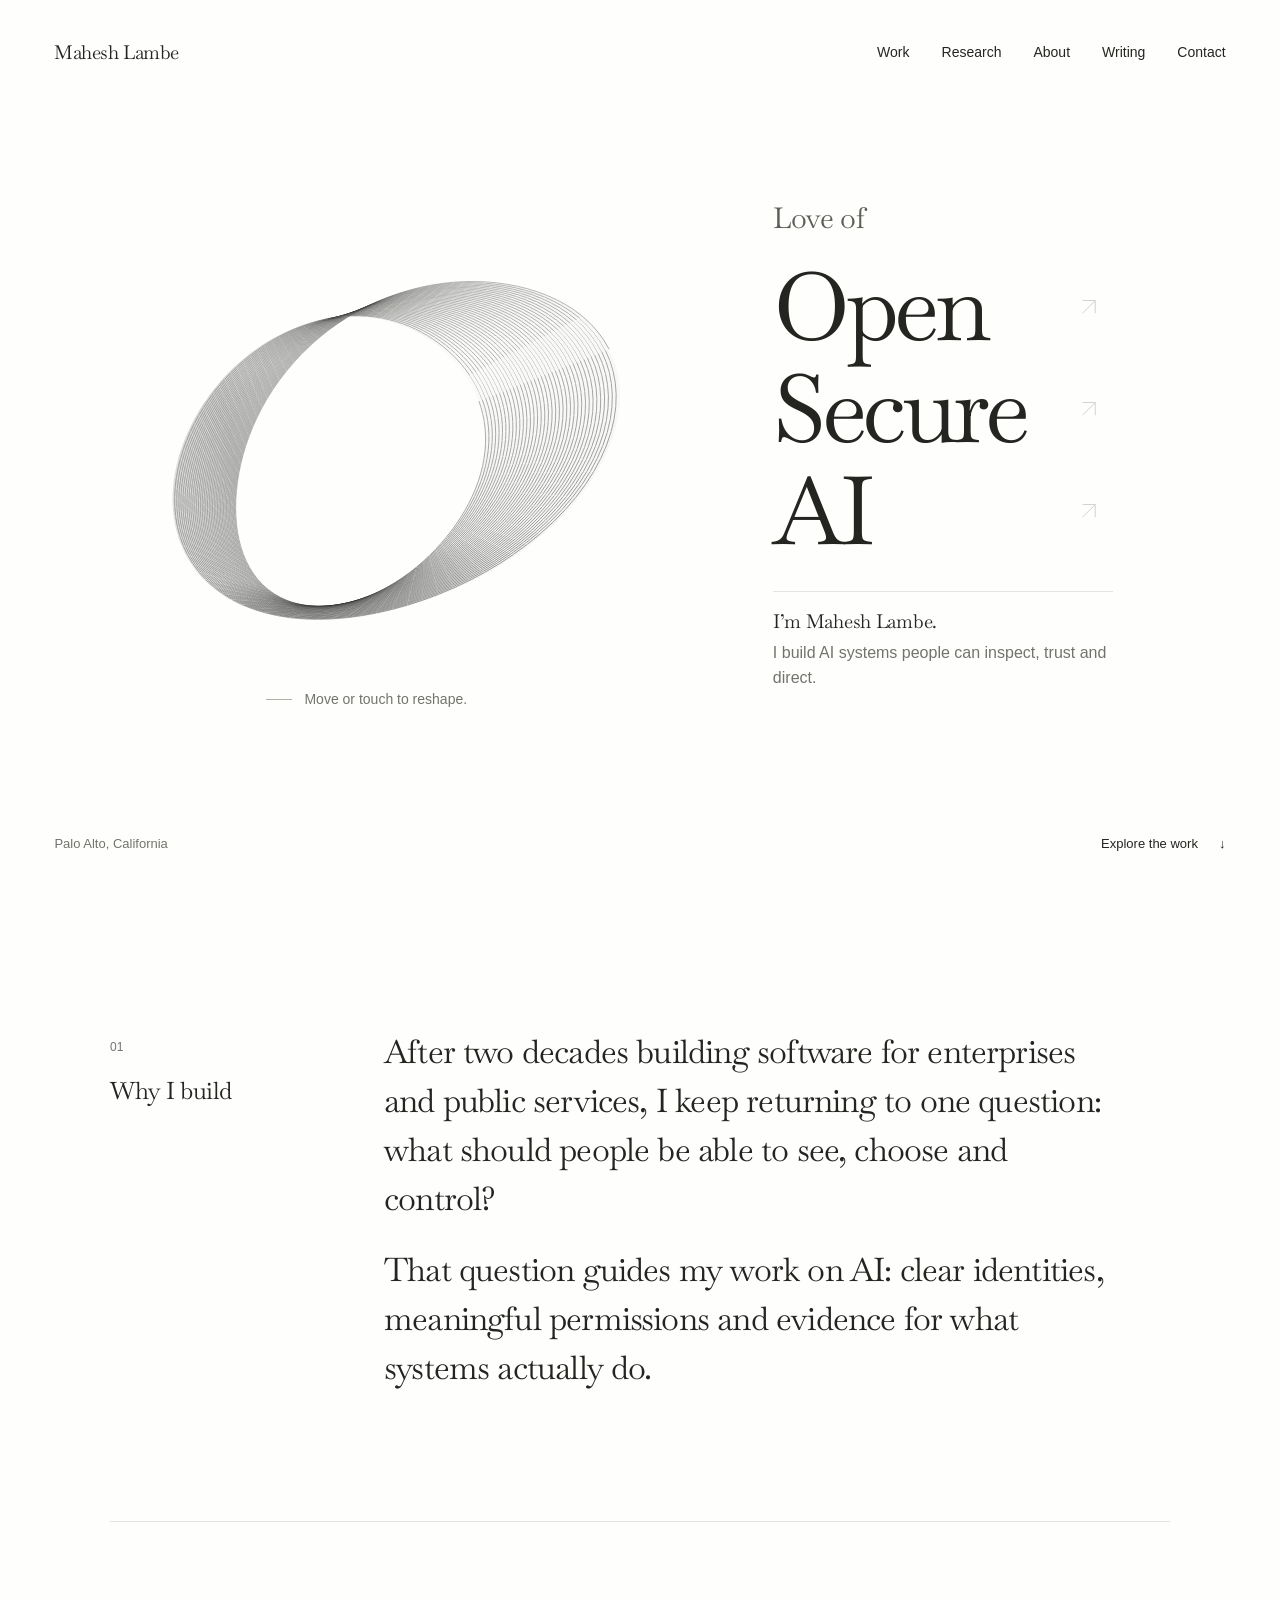
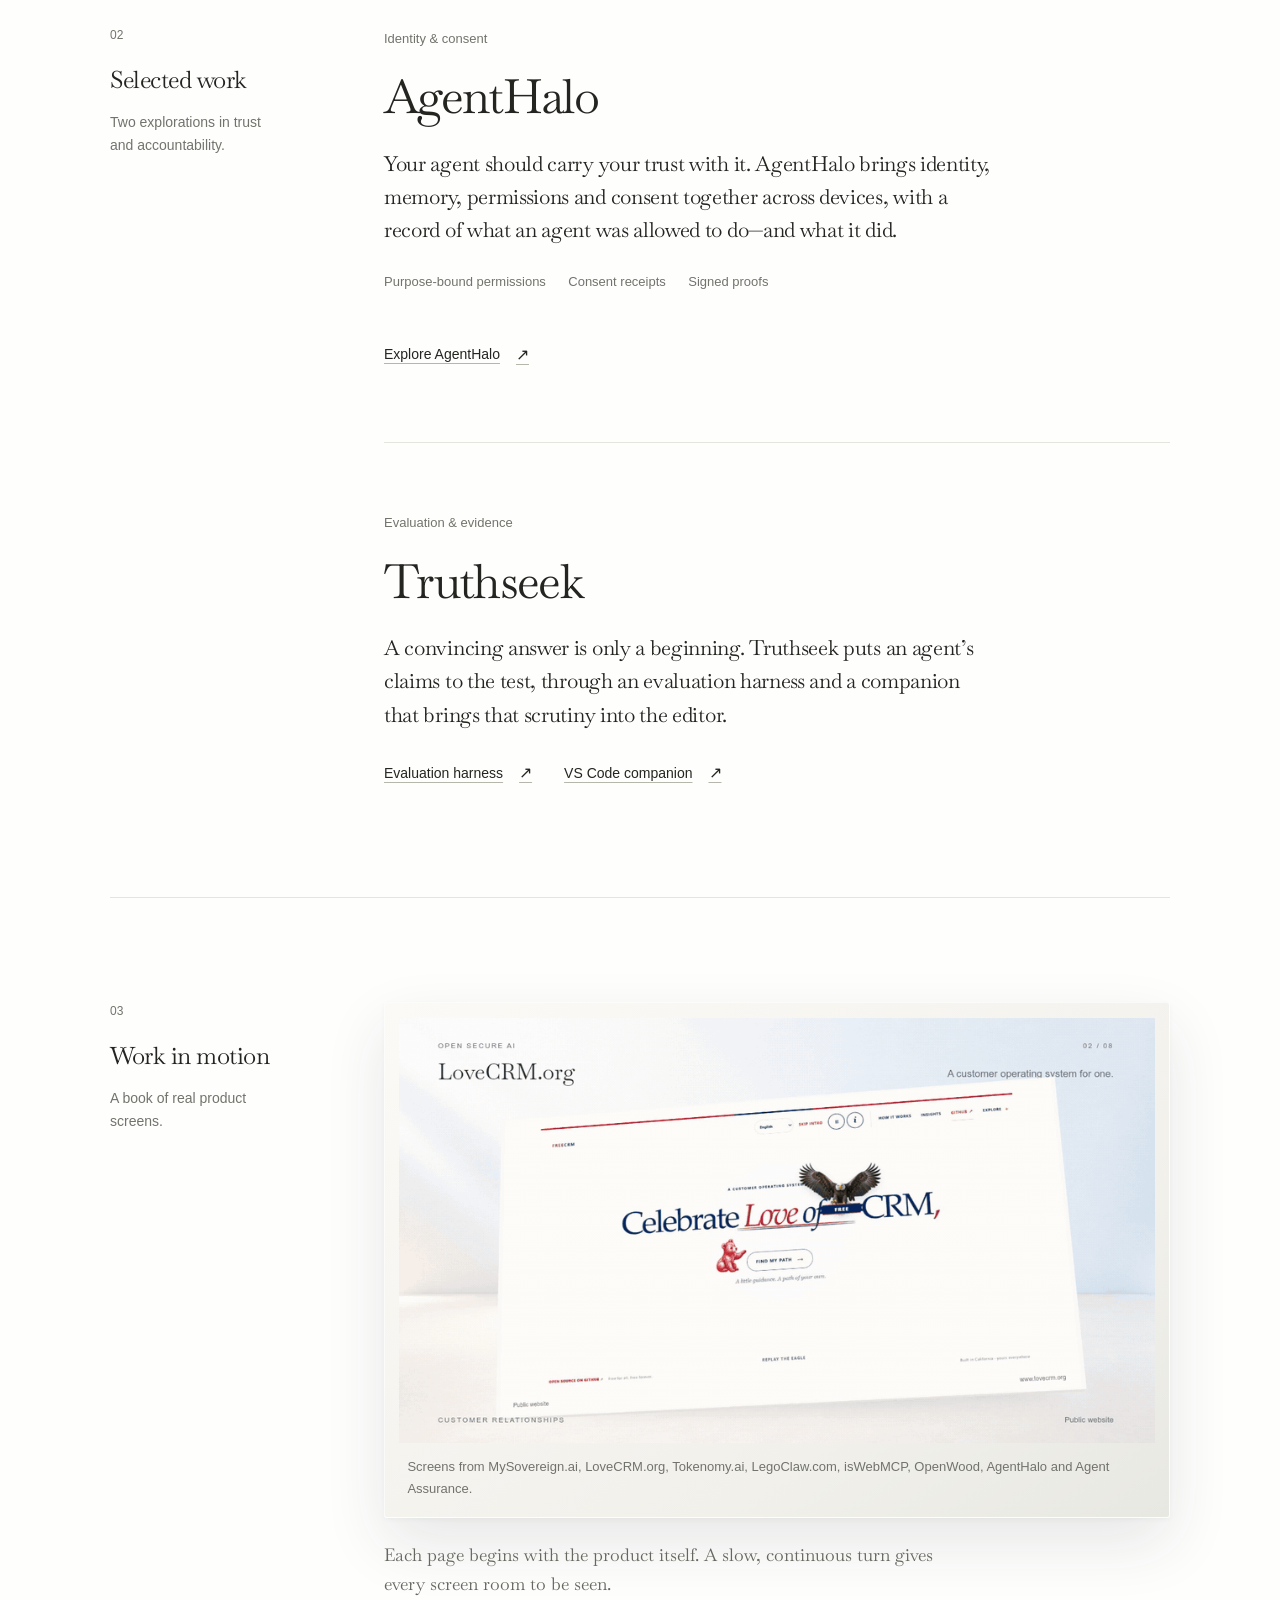
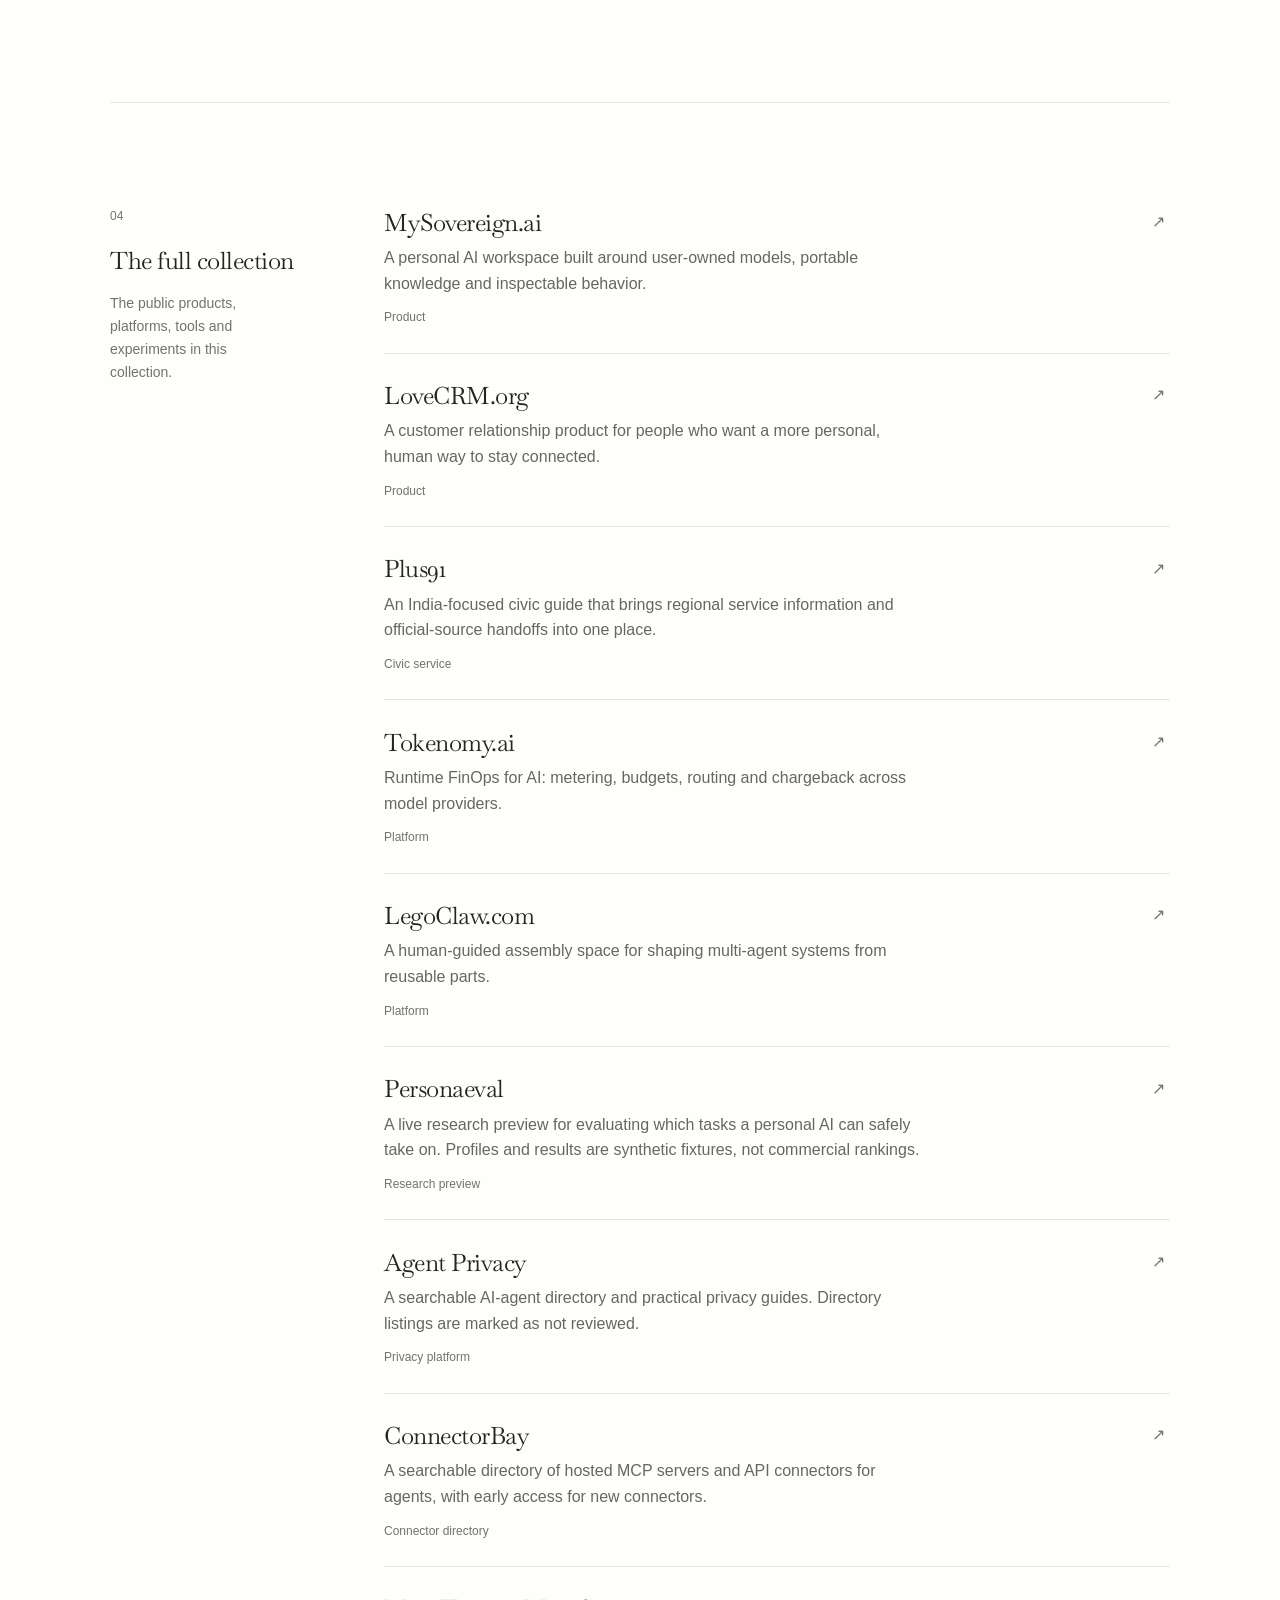
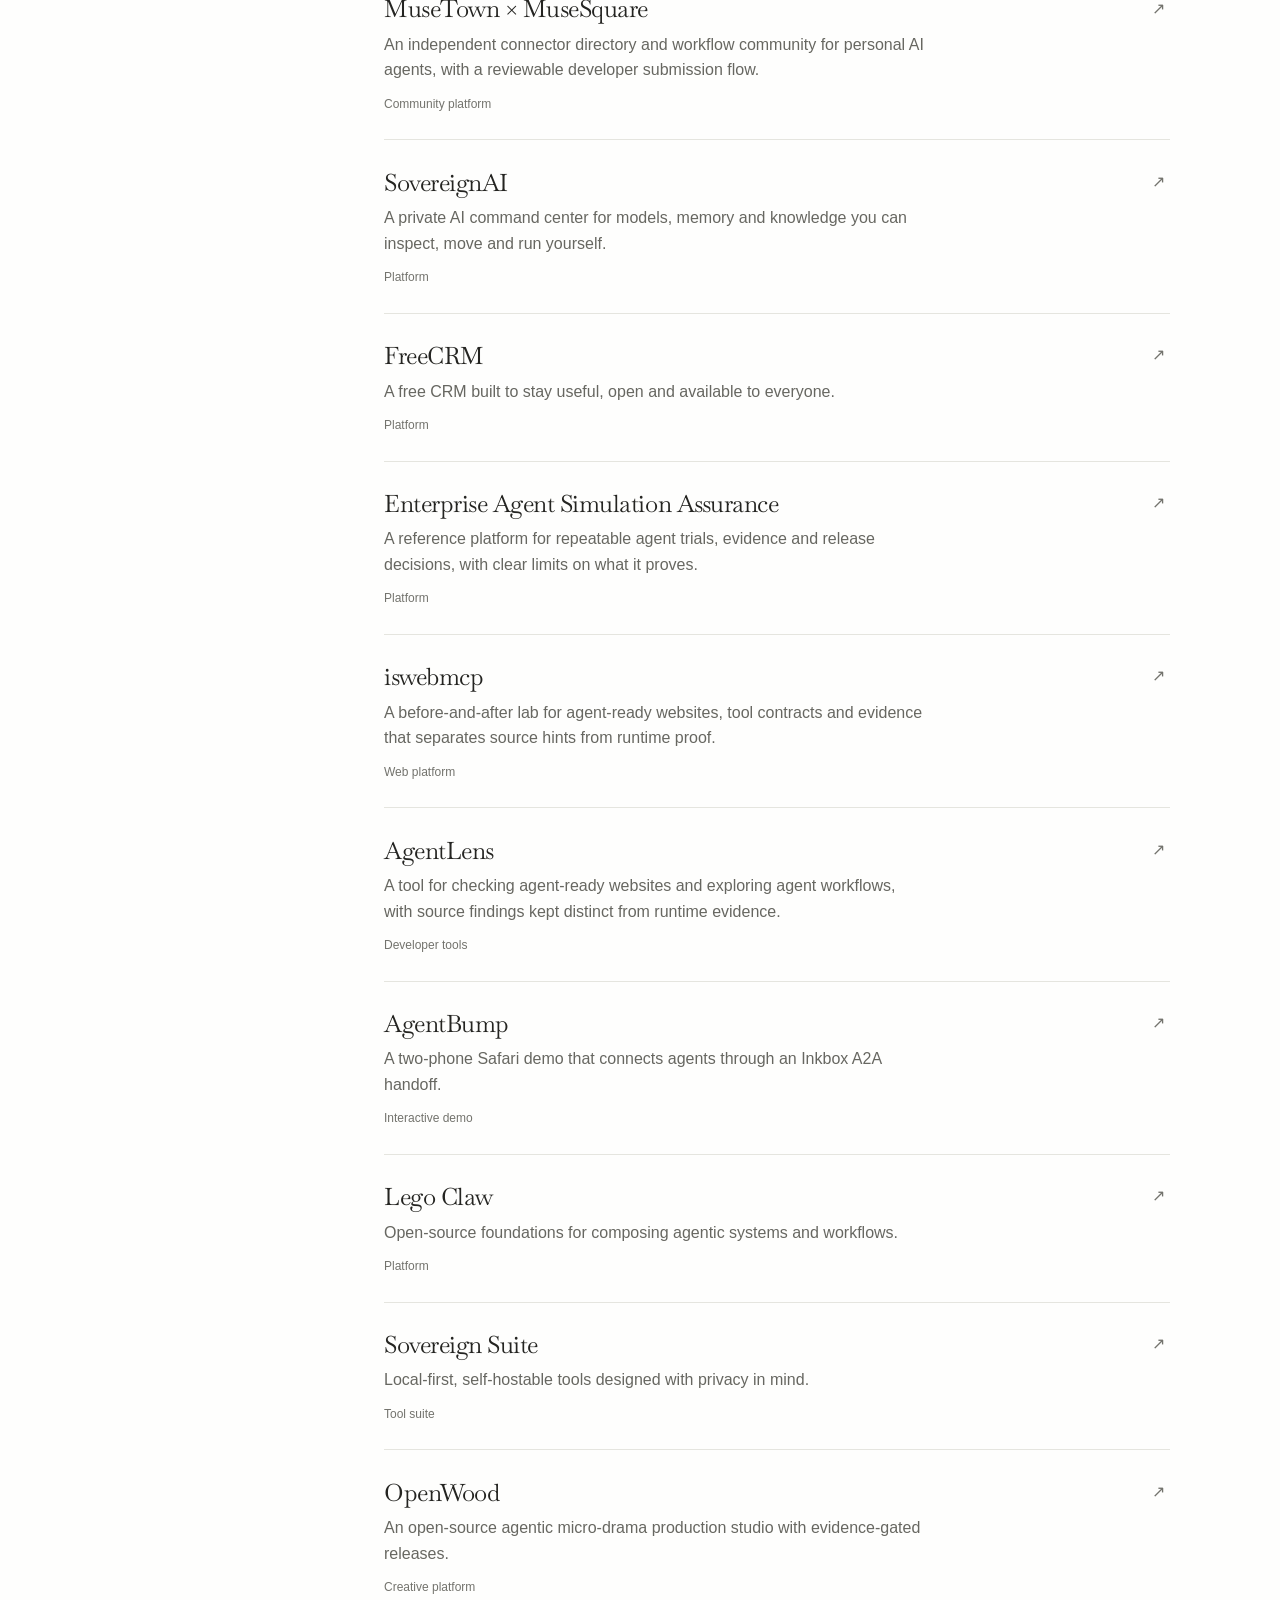
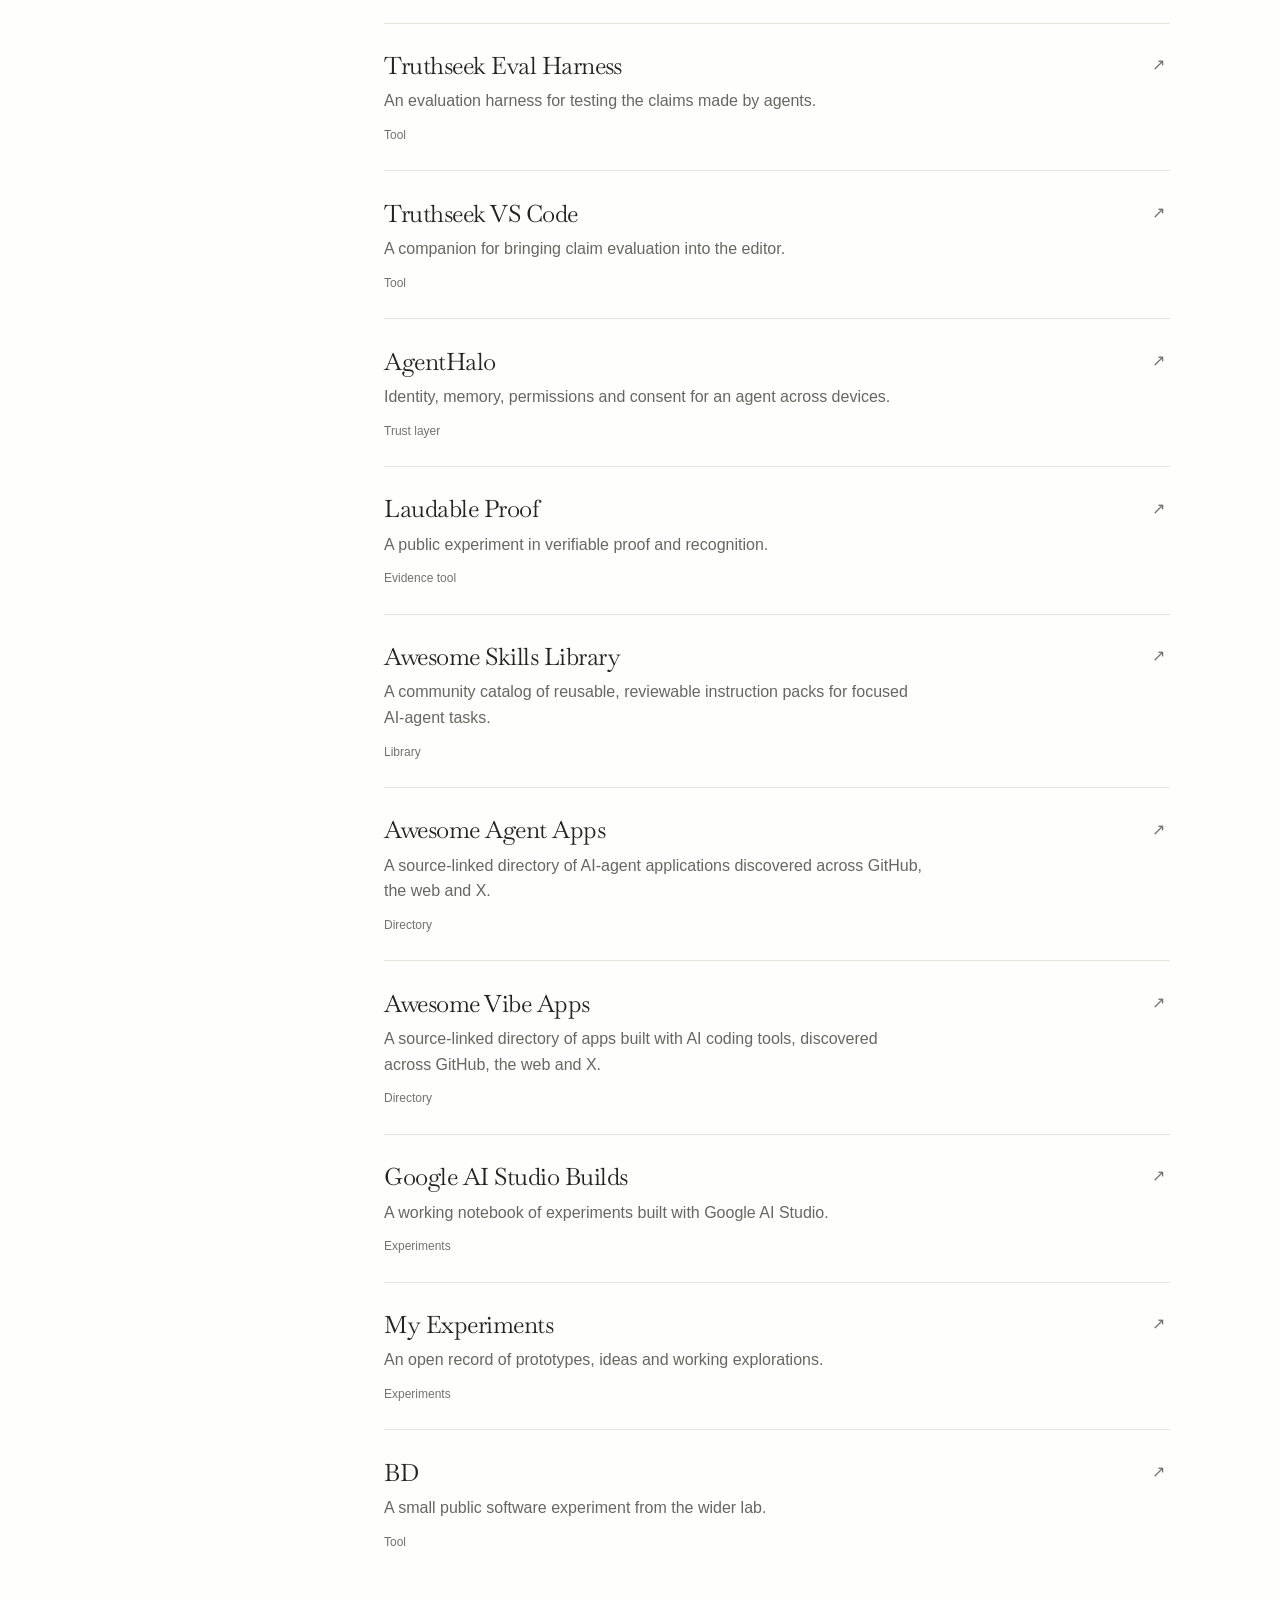
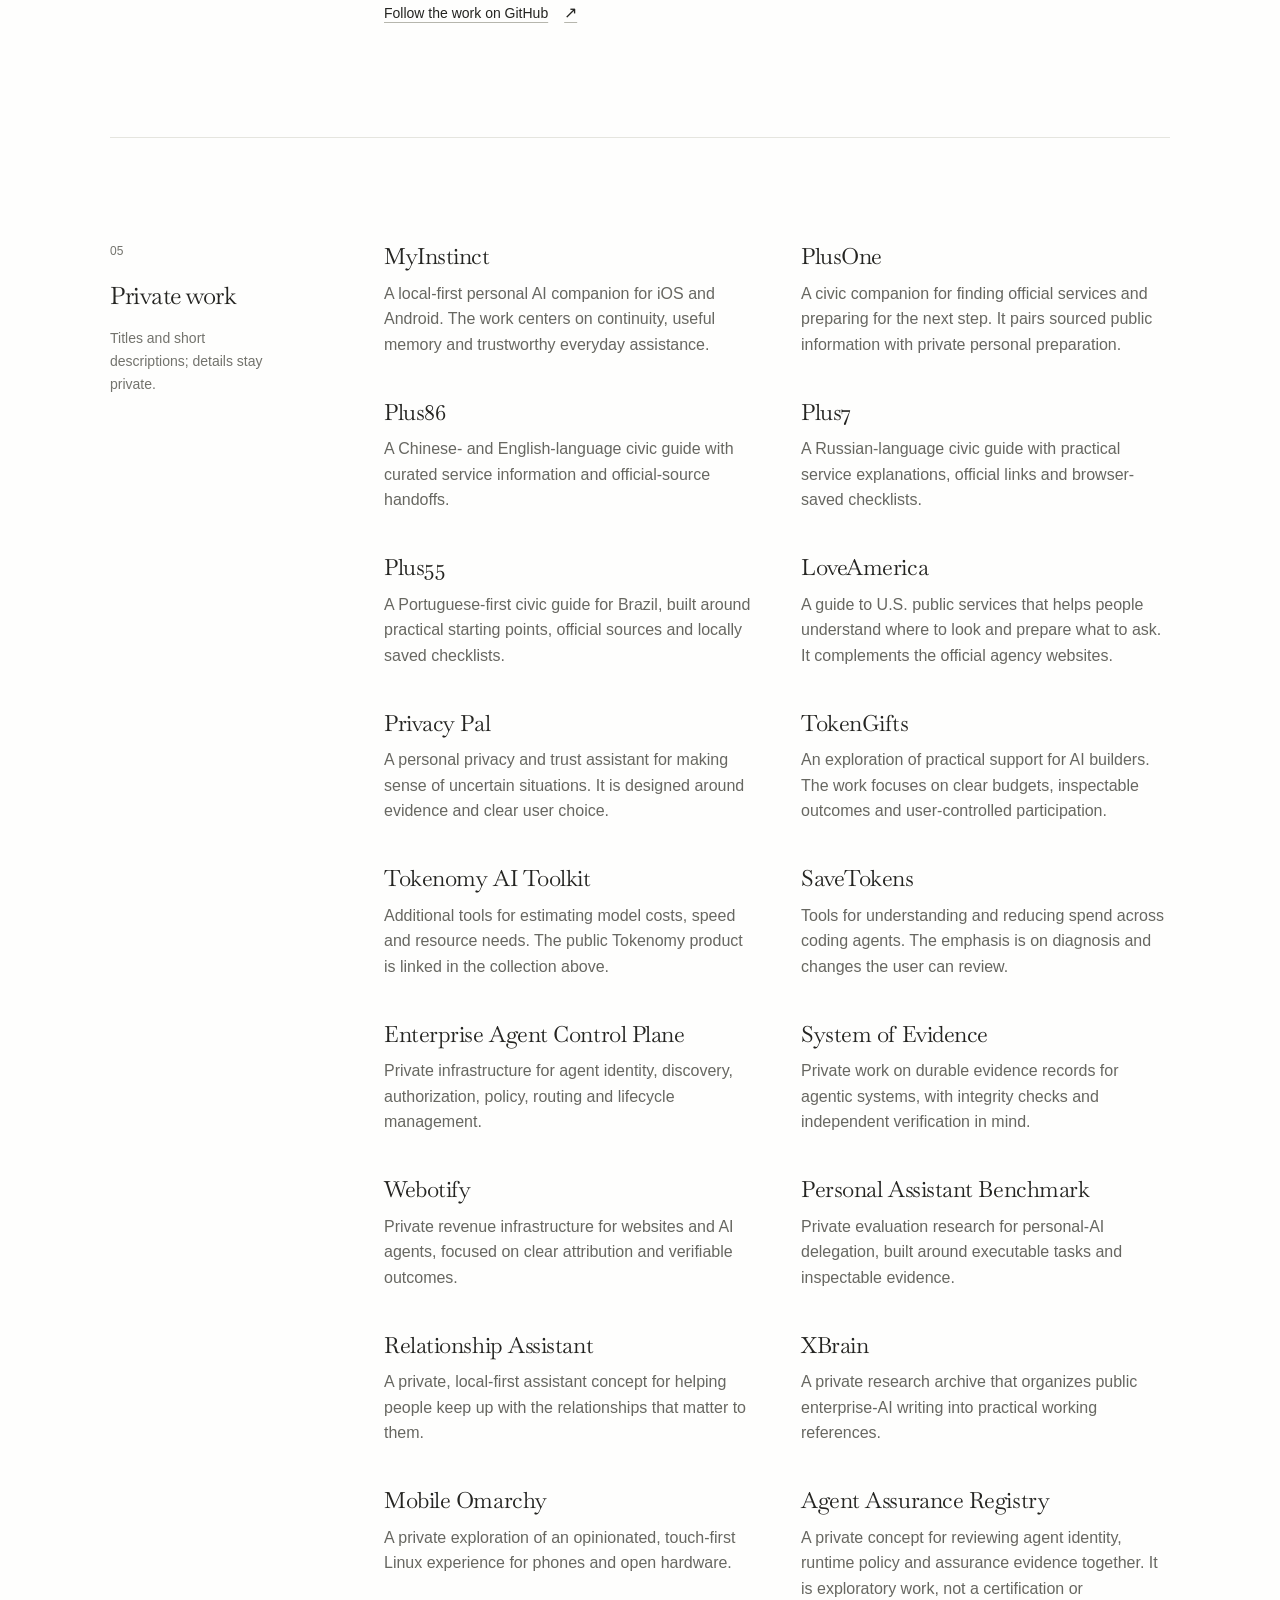
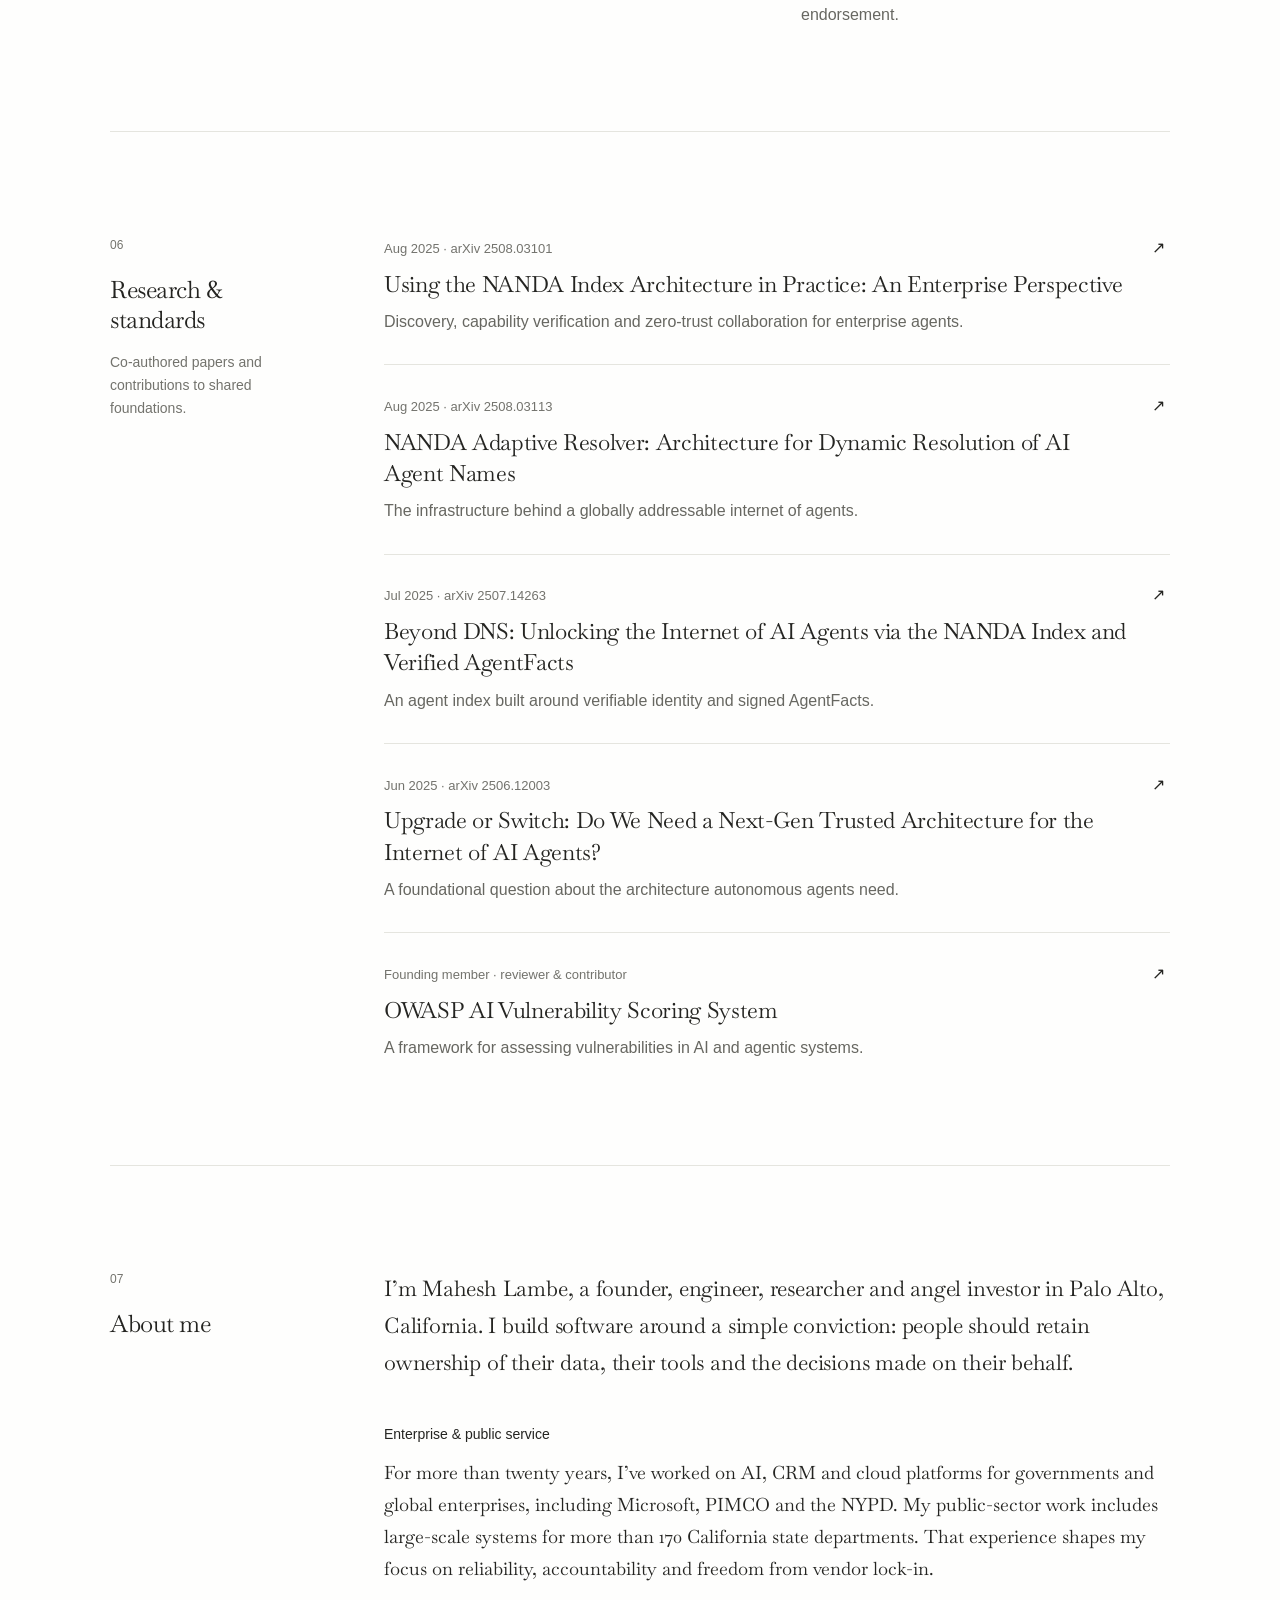
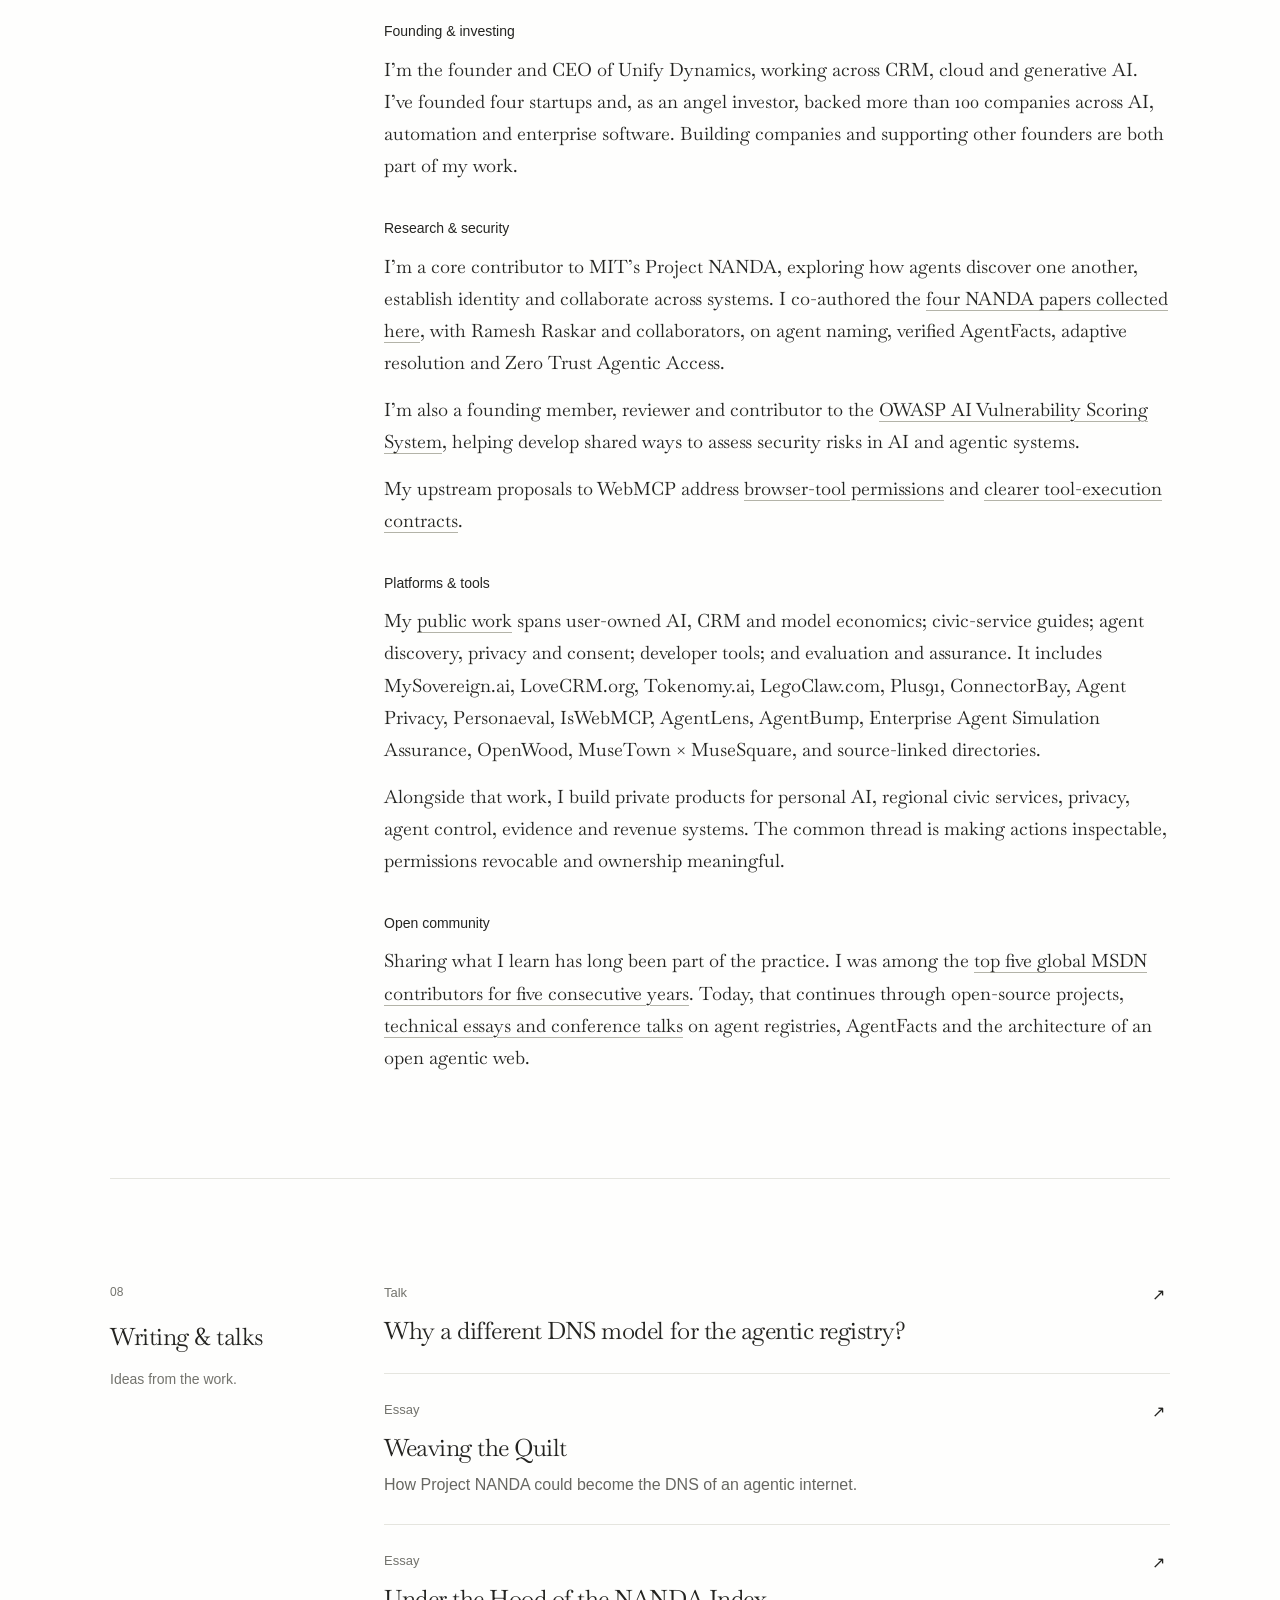
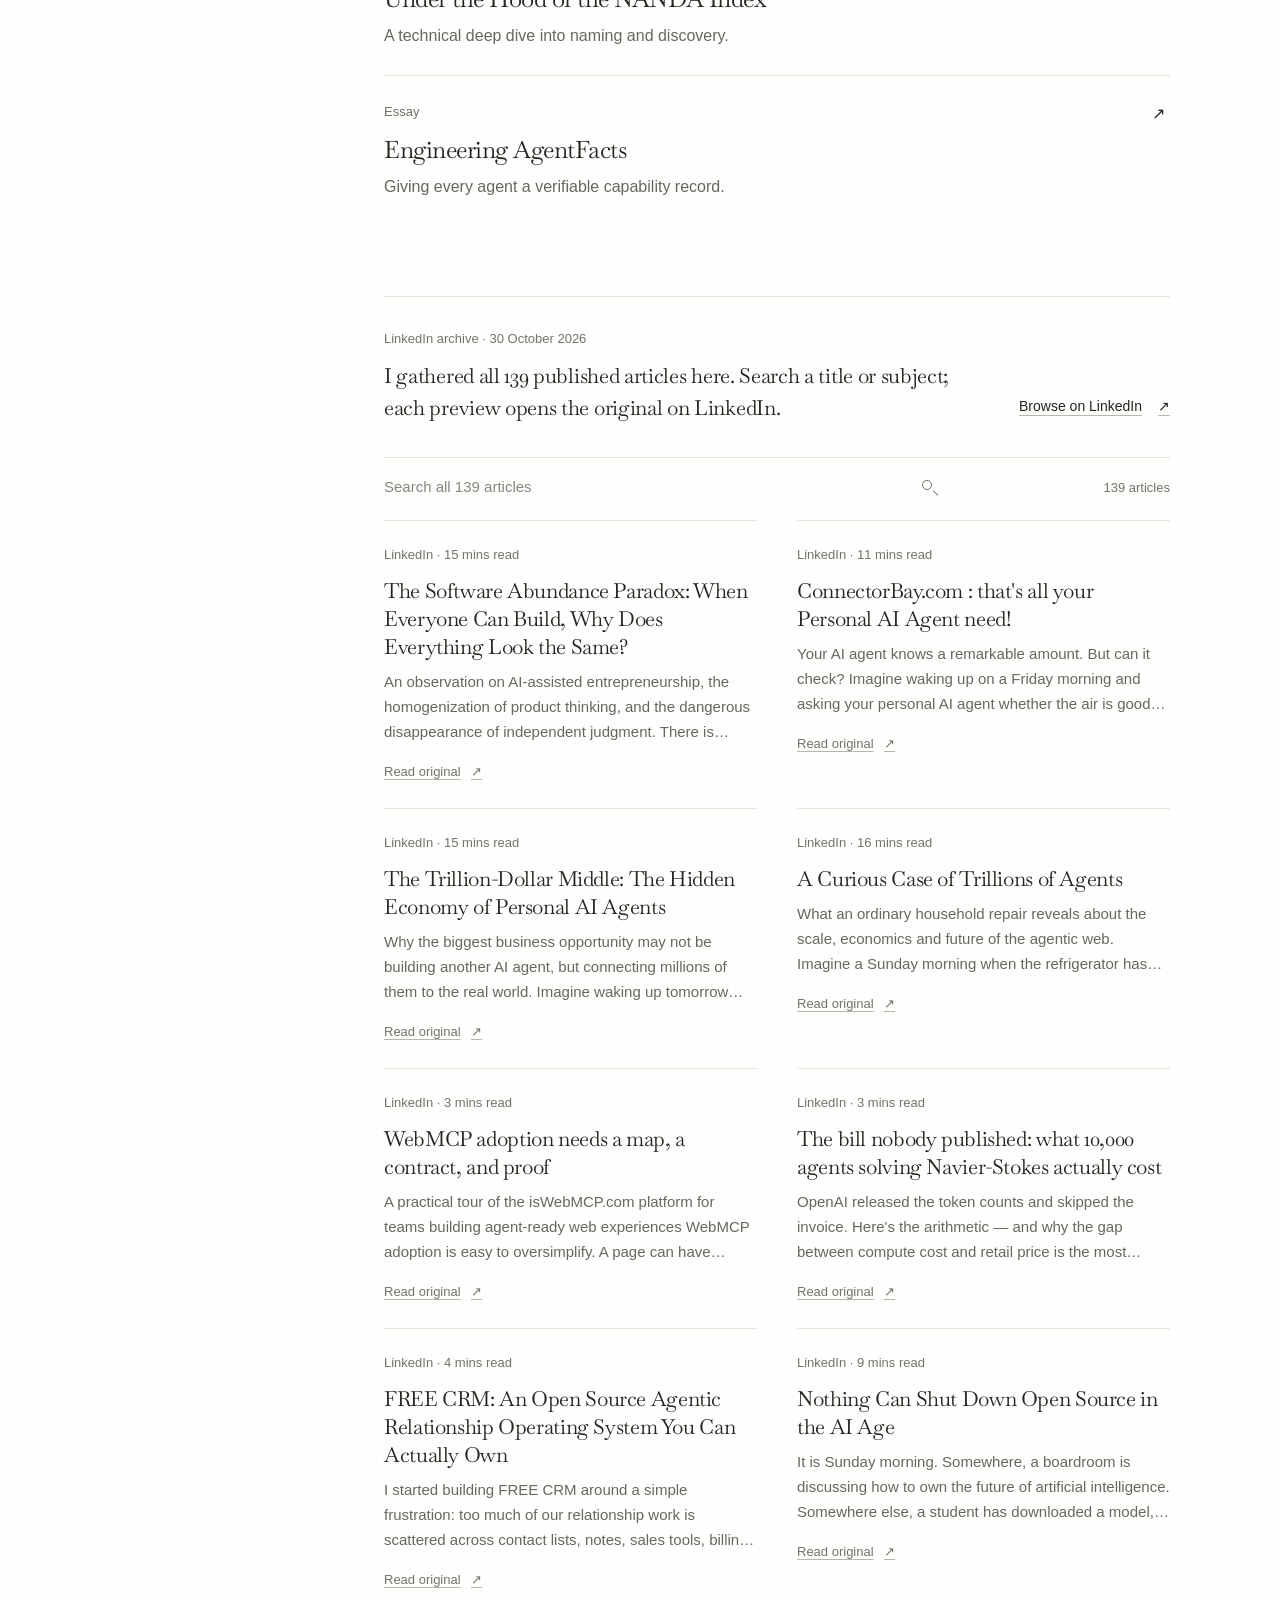
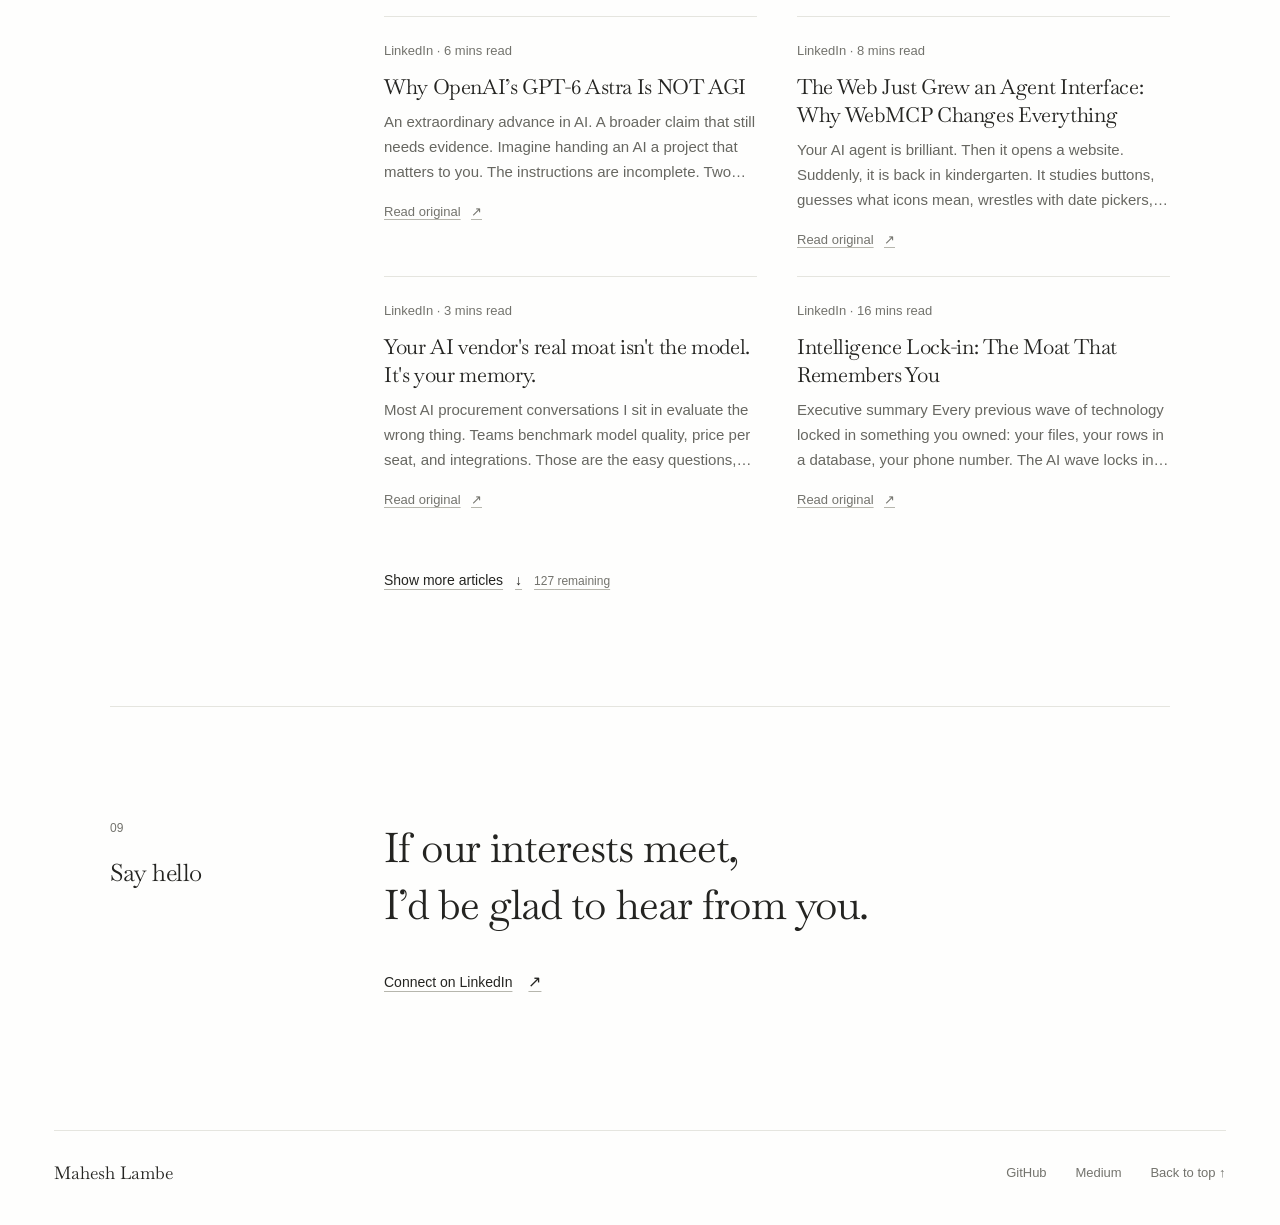
<file: index.html>
<!DOCTYPE html><html lang="en"><head><meta charSet="utf-8"/><meta name="viewport" content="width=device-width, initial-scale=1"/><link rel="stylesheet" href="/_next/static/css/index.BS6QkaZ5.css" data-rsc-css-href="/_next/static/css/index.BS6QkaZ5.css" data-precedence="vite-rsc/importer-resources"/><link rel="modulepreload" fetchPriority="low" href="/_next/static/chunks/index-CsWyM8Ym.js"/><script src="/_next/static/chunks/rolldown-runtime-C60lm6uB.js" type="module" async=""></script><script src="/_next/static/chunks/framework-D_rUT4EX.js" type="module" async=""></script><link rel="modulepreload" href="/_next/static/chunks/layout-segment-context-B3v0DvoU.js" crossorigin=""/><link rel="modulepreload" href="/_next/static/chunks/kinetic-hero-Cevgwdt4.js" crossorigin=""/><link rel="modulepreload" href="/_next/static/chunks/linkedin-article-archive-BO2JmkQm.js" crossorigin=""/><title>Love of Open Secure AI — Mahesh Lambe</title><meta name="description" content="Software, platforms and tools for a world in which people and intelligent agents work together. A collection of work by Mahesh Lambe."/><meta property="og:title" content="Love of Open Secure AI"/><meta property="og:description" content="Work, research and other explorations in AI, trust and systems."/><meta property="og:url" content="https://mlmrx.github.io"/><meta property="og:type" content="website"/><meta name="twitter:card" content="summary"/><meta name="twitter:title" content="Love of Open Secure AI"/><meta name="twitter:description" content="Work, research and other explorations in AI, trust and systems."/><link rel="canonical" href="https://mlmrx.github.io"/><link rel="preload" href="/fonts/baskervville-regular.ttf" as="font" type="font/ttf" crossorigin="anonymous"/><script>Object.assign(((self[Symbol.for("vinext.navigationRuntime")]??={bootstrap:{routeManifest:null},functions:{}}).bootstrap.rsc??={rsc:[]}),{params:{},nav:{"pathname":"/","searchParams":[]}})</script><link rel="modulepreload" href="/_next/static/chunks/index-CsWyM8Ym.js" />
</head><body><a href="#main" class="skip">Skip to content</a><header class="masthead" id="top"><a class="masthead-brand" href="#top" aria-label="Mahesh Lambe home">Mahesh Lambe</a><nav aria-label="Main navigation"><a href="#work">Work</a><a href="#research">Research</a><a href="#about">About</a><a href="#writing">Writing</a><a href="#connect">Contact</a></nav></header><main id="main"><section class="hero" aria-labelledby="intro"><div class="hero-layout"><div class="form-wrap"><div class="kinetic-form"><svg class="form-fallback" viewBox="-205 -185 410 370" fill="none" stroke="currentColor" stroke-width="0.65" aria-hidden="true" style="opacity:0.7"><path d="M71.68,-28.63 L73.20,-23.90 L74.45,-18.99 L75.40,-13.92 L76.03,-8.71 L76.32,-3.37 L76.26,2.08 L75.83,7.59 L75.03,13.14 L73.87,18.70 L72.35,24.22 L70.49,29.69 L68.30,35.06 L65.80,40.32 L63.01,45.44 L59.97,50.41 L56.68,55.22 L53.17,59.87 L49.46,64.34 L45.54,68.64 L41.45,72.78 L37.16,76.75 L32.70,80.55 L28.05,84.17 L23.23,87.60 L18.22,90.84 L13.04,93.85 L7.70,96.61 L2.20,99.09 L-3.43,101.26 L-9.16,103.07 L-14.95,104.50 L-20.77,105.50 L-26.55,106.04 L-32.26,106.10 L-37.84,105.66 L-43.22,104.71 L-48.37,103.23 L-53.22,101.25 L-57.74,98.78 L-61.89,95.83 L-65.63,92.44 L-68.96,88.64 L-71.85,84.47 L-74.31,79.97 L-76.34,75.17 L-77.95,70.12 L-79.16,64.85 L-79.98,59.38 L-80.42,53.75 L-80.52,47.98 L-80.29,42.08 L-79.74,36.07 L-78.88,29.95 L-77.73,23.73 L-76.28,17.42 L-74.53,11.03 L-72.49,4.56 L-70.13,-1.98 L-67.46,-8.58 L-64.45,-15.22 L-61.10,-21.88 L-57.39,-28.53 L-53.33,-35.16 L-48.90,-41.71 L-44.10,-48.17 L-38.94,-54.48 L-33.43,-60.62 L-27.58,-66.53 L-21.41,-72.18 L-14.95,-77.53 L-8.23,-82.54 L-1.28,-87.17 L5.87,-91.41 L13.17,-95.21 L20.59,-98.57 L28.10,-101.46 L35.65,-103.89 L43.21,-105.84 L50.75,-107.31 L58.25,-108.32 L65.67,-108.86 L73.01,-108.94 L80.24,-108.57 L87.35,-107.77 L94.32,-106.53 L101.15,-104.85 L107.82,-102.74 L114.31,-100.19 L120.59,-97.18 L126.64,-93.71 L132.43,-89.76 L137.90,-85.30 L143.01,-80.32 L147.69,-74.80 L151.87,-68.73 L155.48,-62.10"></path><path d="M75.71,-30.24 L77.27,-25.38 L78.53,-20.33 L79.47,-15.10 L80.06,-9.71 L80.28,-4.18 L80.12,1.45 L79.56,7.16 L78.61,12.92 L77.27,18.67 L75.54,24.40 L73.44,30.05 L70.99,35.61 L68.21,41.04 L65.13,46.32 L61.78,51.43 L58.17,56.36 L54.34,61.10 L50.30,65.65 L46.06,70.01 L41.64,74.18 L37.05,78.16 L32.28,81.94 L27.35,85.53 L22.25,88.92 L16.99,92.08 L11.58,95.01 L6.01,97.67 L0.32,100.03 L-5.49,102.07 L-11.37,103.75 L-17.30,105.03 L-23.22,105.87 L-29.10,106.26 L-34.89,106.16 L-40.51,105.55 L-45.94,104.43 L-51.10,102.79 L-55.95,100.65 L-60.45,98.02 L-64.57,94.92 L-68.28,91.38 L-71.55,87.44 L-74.38,83.14 L-76.76,78.52 L-78.71,73.61 L-80.23,68.46 L-81.34,63.11 L-82.05,57.57 L-82.39,51.88 L-82.38,46.07 L-82.04,40.14 L-81.38,34.11 L-80.42,27.99 L-79.16,21.79 L-77.60,15.52 L-75.76,9.17 L-73.62,2.76 L-71.19,-3.70 L-68.43,-10.21 L-65.36,-16.75 L-61.95,-23.30 L-58.20,-29.83 L-54.10,-36.32 L-49.64,-42.75 L-44.82,-49.06 L-39.66,-55.23 L-34.15,-61.21 L-28.32,-66.97 L-22.18,-72.47 L-15.76,-77.66 L-9.09,-82.52 L-2.19,-87.00 L4.89,-91.08 L12.11,-94.74 L19.44,-97.95 L26.85,-100.70 L34.29,-102.99 L41.74,-104.80 L49.16,-106.15 L56.52,-107.03 L63.80,-107.46 L70.99,-107.43 L78.07,-106.97 L85.02,-106.07 L91.82,-104.75 L98.48,-103.01 L104.97,-100.84 L111.28,-98.24 L117.38,-95.20 L123.26,-91.71 L128.86,-87.76 L134.16,-83.32 L139.10,-78.37 L143.62,-72.90 L147.66,-66.90 L151.13,-60.37"></path><path d="M79.77,-31.86 L81.36,-26.87 L82.63,-21.67 L83.56,-16.28 L84.11,-10.72 L84.27,-5.01 L84.01,0.82 L83.33,6.73 L82.23,12.69 L80.70,18.65 L78.76,24.57 L76.42,30.42 L73.71,36.17 L70.65,41.77 L67.28,47.20 L63.61,52.45 L59.68,57.50 L55.52,62.35 L51.15,66.98 L46.59,71.39 L41.84,75.59 L36.93,79.58 L31.87,83.36 L26.64,86.92 L21.27,90.25 L15.75,93.34 L10.09,96.18 L4.31,98.74 L-1.58,100.98 L-7.56,102.89 L-13.60,104.43 L-19.66,105.56 L-25.71,106.25 L-31.68,106.48 L-37.53,106.21 L-43.21,105.44 L-48.67,104.15 L-53.85,102.35 L-58.70,100.04 L-63.19,97.25 L-67.28,94.00 L-70.94,90.31 L-74.16,86.23 L-76.92,81.80 L-79.24,77.06 L-81.10,72.04 L-82.53,66.80 L-83.54,61.35 L-84.15,55.74 L-84.38,50.00 L-84.26,44.13 L-83.81,38.18 L-83.04,32.13 L-81.96,26.02 L-80.60,19.84 L-78.94,13.60 L-77.00,7.30 L-74.77,0.95 L-72.25,-5.44 L-69.42,-11.86 L-66.28,-18.29 L-62.81,-24.73 L-59.01,-31.14 L-54.87,-37.51 L-50.39,-43.79 L-45.56,-49.96 L-40.39,-55.98 L-34.89,-61.82 L-29.07,-67.42 L-22.96,-72.76 L-16.57,-77.80 L-9.95,-82.50 L-3.11,-86.82 L3.89,-90.75 L11.04,-94.26 L18.28,-97.32 L25.59,-99.93 L32.93,-102.07 L40.26,-103.76 L47.55,-104.98 L54.78,-105.74 L61.92,-106.05 L68.96,-105.92 L75.88,-105.35 L82.67,-104.37 L89.31,-102.97 L95.80,-101.15 L102.11,-98.93 L108.24,-96.29 L114.17,-93.22 L119.86,-89.72 L125.29,-85.76 L130.42,-81.33 L135.20,-76.42 L139.56,-71.01 L143.45,-65.08 L146.80,-58.64"></path><path d="M83.84,-33.49 L85.47,-28.36 L86.76,-23.02 L87.68,-17.47 L88.20,-11.73 L88.29,-5.83 L87.94,0.19 L87.14,6.30 L85.88,12.46 L84.17,18.63 L82.02,24.75 L79.44,30.80 L76.47,36.73 L73.13,42.51 L69.45,48.10 L65.47,53.50 L61.22,58.67 L56.72,63.61 L52.02,68.32 L47.12,72.80 L42.05,77.03 L36.82,81.03 L31.44,84.79 L25.92,88.32 L20.27,91.60 L14.49,94.62 L8.59,97.37 L2.59,99.82 L-3.51,101.95 L-9.67,103.72 L-15.86,105.12 L-22.06,106.10 L-28.21,106.63 L-34.28,106.70 L-40.20,106.26 L-45.94,105.32 L-51.43,103.87 L-56.62,101.90 L-61.48,99.43 L-65.95,96.48 L-70.01,93.07 L-73.63,89.24 L-76.79,85.02 L-79.49,80.46 L-81.73,75.59 L-83.50,70.46 L-84.84,65.12 L-85.75,59.58 L-86.26,53.90 L-86.39,48.09 L-86.16,42.19 L-85.59,36.20 L-84.71,30.14 L-83.53,24.03 L-82.05,17.86 L-80.29,11.65 L-78.25,5.41 L-75.93,-0.88 L-73.32,-7.19 L-70.42,-13.52 L-67.21,-19.85 L-63.68,-26.18 L-59.83,-32.47 L-55.66,-38.70 L-51.14,-44.85 L-46.30,-50.87 L-41.12,-56.74 L-35.63,-62.42 L-29.83,-67.88 L-23.74,-73.06 L-17.40,-77.94 L-10.82,-82.48 L-4.05,-86.65 L2.89,-90.42 L9.96,-93.77 L17.12,-96.69 L24.32,-99.15 L31.55,-101.16 L38.76,-102.70 L45.93,-103.79 L53.03,-104.43 L60.03,-104.63 L66.92,-104.39 L73.68,-103.73 L80.31,-102.65 L86.79,-101.18 L93.10,-99.30 L99.24,-97.01 L105.20,-94.33 L110.95,-91.23 L116.46,-87.71 L121.72,-83.76 L126.68,-79.35 L131.30,-74.47 L135.51,-69.11 L139.26,-63.26 L142.49,-56.91"></path><path d="M87.92,-35.12 L89.60,-29.87 L90.91,-24.38 L91.83,-18.67 L92.31,-12.75 L92.35,-6.67 L91.91,-0.45 L90.98,5.86 L89.57,12.23 L87.68,18.60 L85.31,24.94 L82.50,31.18 L79.26,37.30 L75.64,43.26 L71.65,49.01 L67.35,54.55 L62.77,59.85 L57.94,64.90 L52.89,69.69 L47.66,74.22 L42.25,78.49 L36.70,82.50 L31.01,86.25 L25.19,89.74 L19.26,92.96 L13.21,95.91 L7.07,98.57 L0.84,100.91 L-5.45,102.92 L-11.79,104.57 L-18.15,105.82 L-24.48,106.64 L-30.74,107.02 L-36.90,106.92 L-42.90,106.32 L-48.69,105.21 L-54.21,103.59 L-59.42,101.45 L-64.28,98.82 L-68.73,95.70 L-72.76,92.14 L-76.34,88.15 L-79.44,83.79 L-82.08,79.10 L-84.24,74.11 L-85.93,68.87 L-87.17,63.42 L-87.98,57.80 L-88.39,52.04 L-88.41,46.17 L-88.07,40.22 L-87.39,34.20 L-86.40,28.13 L-85.10,22.02 L-83.52,15.87 L-81.66,9.69 L-79.52,3.49 L-77.10,-2.73 L-74.41,-8.96 L-71.43,-15.20 L-68.15,-21.43 L-64.56,-27.64 L-60.67,-33.81 L-56.45,-39.91 L-51.91,-45.91 L-47.05,-51.79 L-41.87,-57.51 L-36.38,-63.04 L-30.59,-68.33 L-24.54,-73.36 L-18.23,-78.08 L-11.70,-82.46 L-4.99,-86.47 L1.88,-90.08 L8.87,-93.28 L15.93,-96.05 L23.04,-98.36 L30.16,-100.23 L37.26,-101.64 L44.30,-102.60 L51.26,-103.12 L58.12,-103.20 L64.86,-102.85 L71.47,-102.09 L77.94,-100.93 L84.25,-99.37 L90.39,-97.43 L96.36,-95.09 L102.14,-92.37 L107.72,-89.24 L113.06,-85.71 L118.15,-81.76 L122.94,-77.37 L127.40,-72.53 L131.47,-67.23 L135.09,-61.45 L138.19,-55.20"></path><path d="M92.02,-36.75 L93.75,-31.38 L95.09,-25.74 L96.00,-19.87 L96.46,-13.78 L96.43,-7.51 L95.91,-1.10 L94.87,5.42 L93.30,12.00 L91.23,18.58 L88.65,25.12 L85.60,31.57 L82.09,37.88 L78.18,44.01 L73.88,49.94 L69.26,55.62 L64.34,61.05 L59.17,66.20 L53.78,71.07 L48.20,75.66 L42.46,79.96 L36.58,83.98 L30.57,87.72 L24.45,91.18 L18.23,94.35 L11.92,97.22 L5.53,99.78 L-0.92,102.02 L-7.42,103.90 L-13.94,105.41 L-20.45,106.52 L-26.92,107.19 L-33.30,107.41 L-39.55,107.14 L-45.62,106.37 L-51.46,105.09 L-57.02,103.30 L-62.25,100.99 L-67.10,98.19 L-71.54,94.92 L-75.54,91.19 L-79.07,87.06 L-82.12,82.56 L-84.68,77.73 L-86.77,72.61 L-88.37,67.26 L-89.52,61.71 L-90.24,56.00 L-90.54,50.17 L-90.45,44.24 L-90.00,38.24 L-89.21,32.19 L-88.10,26.10 L-86.69,19.99 L-85.00,13.86 L-83.03,7.72 L-80.80,1.56 L-78.29,-4.59 L-75.51,-10.75 L-72.45,-16.90 L-69.10,-23.03 L-65.45,-29.12 L-61.51,-35.16 L-57.25,-41.13 L-52.68,-46.99 L-47.80,-52.73 L-42.62,-58.29 L-37.13,-63.66 L-31.37,-68.80 L-25.34,-73.66 L-19.07,-78.22 L-12.59,-82.43 L-5.94,-86.29 L0.86,-89.74 L7.77,-92.79 L14.74,-95.40 L21.75,-97.57 L28.76,-99.29 L35.74,-100.57 L42.65,-101.40 L49.48,-101.79 L56.20,-101.76 L62.79,-101.31 L69.25,-100.45 L75.55,-99.20 L81.70,-97.57 L87.67,-95.55 L93.47,-93.16 L99.08,-90.40 L104.48,-87.25 L109.66,-83.70 L114.58,-79.75 L119.21,-75.39 L123.51,-70.59 L127.43,-65.34 L130.92,-59.64 L133.91,-53.49"></path><path d="M96.14,-38.40 L97.92,-32.89 L99.28,-27.11 L100.20,-21.08 L100.63,-14.82 L100.56,-8.37 L99.94,-1.75 L98.79,4.97 L97.07,11.76 L94.82,18.56 L92.03,25.31 L88.73,31.96 L84.96,38.47 L80.75,44.78 L76.15,50.87 L71.19,56.71 L65.94,62.26 L60.42,67.52 L54.68,72.47 L48.76,77.12 L42.67,81.46 L36.46,85.49 L30.13,89.21 L23.70,92.63 L17.19,95.75 L10.61,98.54 L3.97,101.01 L-2.71,103.14 L-9.41,104.90 L-16.11,106.27 L-22.79,107.23 L-29.39,107.75 L-35.89,107.80 L-42.23,107.37 L-48.37,106.43 L-54.27,104.98 L-59.86,103.01 L-65.10,100.54 L-69.95,97.57 L-74.37,94.13 L-78.34,90.25 L-81.82,85.96 L-84.82,81.31 L-87.31,76.35 L-89.32,71.11 L-90.84,65.64 L-91.89,59.99 L-92.51,54.19 L-92.70,48.28 L-92.50,42.29 L-91.94,36.24 L-91.04,30.16 L-89.82,24.06 L-88.30,17.94 L-86.50,11.83 L-84.42,5.72 L-82.09,-0.38 L-79.48,-6.48 L-76.61,-12.56 L-73.47,-18.61 L-70.06,-24.64 L-66.35,-30.62 L-62.36,-36.53 L-58.06,-42.36 L-53.46,-48.08 L-48.57,-53.67 L-43.38,-59.08 L-37.90,-64.29 L-32.15,-69.26 L-26.15,-73.96 L-19.92,-78.36 L-13.49,-82.41 L-6.90,-86.10 L-0.17,-89.40 L6.65,-92.29 L13.54,-94.75 L20.45,-96.77 L27.35,-98.35 L34.20,-99.49 L40.99,-100.19 L47.69,-100.46 L54.26,-100.31 L60.71,-99.75 L67.01,-98.79 L73.16,-97.46 L79.14,-95.75 L84.94,-93.67 L90.57,-91.23 L96.01,-88.42 L101.24,-85.25 L106.25,-81.69 L111.00,-77.75 L115.47,-73.41 L119.62,-68.65 L123.41,-63.46 L126.77,-57.84 L129.65,-51.78"></path><path d="M100.27,-40.05 L102.11,-34.42 L103.51,-28.50 L104.43,-22.30 L104.84,-15.87 L104.71,-9.22 L104.02,-2.41 L102.74,4.52 L100.88,11.52 L98.44,18.53 L95.44,25.49 L91.90,32.35 L87.86,39.06 L83.36,45.56 L78.44,51.82 L73.16,57.81 L67.56,63.49 L61.69,68.86 L55.60,73.90 L49.32,78.60 L42.89,82.97 L36.33,87.02 L29.68,90.73 L22.94,94.11 L16.14,97.17 L9.29,99.88 L2.40,102.26 L-4.51,104.27 L-11.43,105.91 L-18.31,107.14 L-25.14,107.95 L-31.89,108.31 L-38.50,108.20 L-44.94,107.60 L-51.15,106.49 L-57.09,104.86 L-62.72,102.72 L-67.97,100.07 L-72.82,96.93 L-77.23,93.33 L-81.16,89.29 L-84.60,84.85 L-87.54,80.06 L-89.96,74.96 L-91.89,69.59 L-93.32,64.01 L-94.29,58.25 L-94.80,52.36 L-94.88,46.37 L-94.58,40.32 L-93.90,34.22 L-92.88,28.11 L-91.55,21.99 L-89.92,15.88 L-88.01,9.78 L-85.83,3.70 L-83.39,-2.35 L-80.69,-8.38 L-77.73,-14.38 L-74.51,-20.35 L-71.03,-26.27 L-67.26,-32.13 L-63.21,-37.92 L-58.88,-43.61 L-54.26,-49.19 L-49.34,-54.62 L-44.14,-59.88 L-38.67,-64.93 L-32.94,-69.74 L-26.97,-74.27 L-20.78,-78.50 L-14.40,-82.39 L-7.87,-85.92 L-1.21,-89.06 L5.53,-91.78 L12.32,-94.09 L19.13,-95.96 L25.92,-97.40 L32.66,-98.40 L39.32,-98.97 L45.88,-99.11 L52.32,-98.85 L58.61,-98.18 L64.76,-97.13 L70.74,-95.71 L76.56,-93.92 L82.20,-91.78 L87.66,-89.29 L92.93,-86.44 L97.99,-83.24 L102.83,-79.68 L107.42,-75.75 L111.74,-71.43 L115.74,-66.71 L119.39,-61.59 L122.63,-56.05 L125.40,-50.09"></path><path d="M104.42,-41.71 L106.32,-35.95 L107.75,-29.88 L108.69,-23.53 L109.08,-16.92 L108.90,-10.09 L108.13,-3.07 L106.74,4.07 L104.73,11.28 L102.11,18.51 L98.90,25.68 L95.11,32.75 L90.80,39.66 L86.00,46.35 L80.76,52.78 L75.15,58.92 L69.20,64.74 L62.98,70.22 L56.52,75.34 L49.89,80.11 L43.11,84.51 L36.21,88.56 L29.23,92.26 L22.17,95.61 L15.08,98.60 L7.95,101.24 L0.80,103.52 L-6.34,105.42 L-13.46,106.93 L-20.53,108.02 L-27.53,108.68 L-34.41,108.88 L-41.14,108.60 L-47.67,107.83 L-53.95,106.54 L-59.95,104.74 L-65.60,102.43 L-70.87,99.60 L-75.72,96.29 L-80.10,92.52 L-84.00,88.32 L-87.40,83.73 L-90.28,78.79 L-92.64,73.55 L-94.48,68.06 L-95.83,62.36 L-96.70,56.50 L-97.11,50.52 L-97.09,44.45 L-96.67,38.33 L-95.88,32.19 L-94.75,26.04 L-93.30,19.91 L-91.55,13.79 L-89.53,7.71 L-87.25,1.67 L-84.70,-4.34 L-81.91,-10.31 L-78.86,-16.23 L-75.56,-22.10 L-72.01,-27.91 L-68.18,-33.65 L-64.08,-39.31 L-59.71,-44.87 L-55.06,-50.30 L-50.12,-55.58 L-44.92,-60.68 L-39.46,-65.57 L-33.74,-70.21 L-27.80,-74.58 L-21.65,-78.65 L-15.32,-82.37 L-8.85,-85.73 L-2.27,-88.71 L4.39,-91.28 L11.09,-93.43 L17.80,-95.15 L24.48,-96.44 L31.10,-97.30 L37.63,-97.74 L44.06,-97.76 L50.35,-97.37 L56.50,-96.60 L62.49,-95.46 L68.32,-93.95 L73.97,-92.08 L79.45,-89.88 L84.74,-87.34 L89.84,-84.46 L94.74,-81.23 L99.41,-77.67 L103.84,-73.74 L108.01,-69.45 L111.87,-64.78 L115.38,-59.71 L118.50,-54.26 L121.17,-48.40"></path><path d="M108.58,-43.37 L110.54,-37.49 L112.02,-31.28 L112.97,-24.77 L113.35,-17.98 L113.13,-10.96 L112.28,-3.74 L110.78,3.61 L108.63,11.04 L105.82,18.48 L102.40,25.88 L98.37,33.16 L93.78,40.27 L88.68,47.15 L83.12,53.76 L77.16,60.06 L70.86,66.01 L64.28,71.59 L57.46,76.80 L50.47,81.63 L43.33,86.07 L36.08,90.13 L28.76,93.82 L21.39,97.13 L14.00,100.06 L6.59,102.62 L-0.82,104.80 L-8.19,106.58 L-15.53,107.96 L-22.78,108.91 L-29.94,109.42 L-36.96,109.46 L-43.80,109.01 L-50.42,108.06 L-56.78,106.60 L-62.83,104.62 L-68.51,102.13 L-73.80,99.13 L-78.64,95.65 L-83.01,91.71 L-86.87,87.35 L-90.22,82.60 L-93.04,77.52 L-95.33,72.14 L-97.10,66.52 L-98.35,60.70 L-99.13,54.73 L-99.43,48.66 L-99.31,42.51 L-98.78,36.33 L-97.87,30.14 L-96.63,23.96 L-95.06,17.80 L-93.20,11.69 L-91.07,5.62 L-88.68,-0.39 L-86.03,-6.35 L-83.14,-12.25 L-80.01,-18.09 L-76.63,-23.87 L-73.00,-29.57 L-69.11,-35.20 L-64.96,-40.73 L-60.55,-46.15 L-55.86,-51.43 L-50.92,-56.56 L-45.71,-61.50 L-40.25,-66.22 L-34.55,-70.70 L-28.64,-74.90 L-22.53,-78.79 L-16.25,-82.35 L-9.84,-85.54 L-3.33,-88.35 L3.25,-90.76 L9.85,-92.75 L16.46,-94.32 L23.03,-95.47 L29.53,-96.19 L35.93,-96.49 L42.22,-96.39 L48.38,-95.89 L54.38,-95.01 L60.21,-93.77 L65.88,-92.17 L71.37,-90.24 L76.69,-87.97 L81.81,-85.38 L86.74,-82.46 L91.47,-79.22 L95.99,-75.65 L100.26,-71.73 L104.28,-67.47 L107.99,-62.84 L111.38,-57.85 L114.38,-52.47 L116.96,-46.72"></path><path d="M112.76,-45.04 L114.79,-39.03 L116.32,-32.68 L117.28,-26.01 L117.66,-19.05 L117.39,-11.84 L116.47,-4.42 L114.86,3.14 L112.56,10.79 L109.58,18.46 L105.94,26.07 L101.66,33.57 L96.80,40.89 L91.39,47.96 L85.51,54.75 L79.21,61.20 L72.55,67.29 L65.60,72.99 L58.42,78.29 L51.05,83.18 L43.55,87.66 L35.95,91.73 L28.30,95.39 L20.60,98.66 L12.90,101.54 L5.21,104.01 L-2.45,106.09 L-10.07,107.76 L-17.61,109.00 L-25.06,109.81 L-32.38,110.16 L-39.54,110.04 L-46.49,109.42 L-53.21,108.30 L-59.64,106.66 L-65.74,104.50 L-71.45,101.83 L-76.75,98.66 L-81.59,95.00 L-85.94,90.89 L-89.77,86.37 L-93.07,81.46 L-95.83,76.23 L-98.05,70.71 L-99.73,64.96 L-100.90,59.03 L-101.58,52.95 L-101.78,46.78 L-101.55,40.56 L-100.90,34.31 L-99.89,28.07 L-98.52,21.85 L-96.84,15.68 L-94.87,9.57 L-92.62,3.52 L-90.12,-2.47 L-87.37,-8.38 L-84.39,-14.21 L-81.16,-19.98 L-77.70,-25.66 L-74.00,-31.26 L-70.05,-36.76 L-65.85,-42.16 L-61.39,-47.44 L-56.68,-52.57 L-51.72,-57.54 L-46.50,-62.32 L-41.05,-66.88 L-35.37,-71.19 L-29.48,-75.22 L-23.42,-78.94 L-17.19,-82.33 L-10.85,-85.35 L-4.41,-88.00 L2.09,-90.24 L8.60,-92.08 L15.11,-93.49 L21.56,-94.49 L27.94,-95.07 L34.22,-95.24 L40.37,-95.01 L46.38,-94.40 L52.24,-93.42 L57.92,-92.08 L63.43,-90.39 L68.76,-88.38 L73.91,-86.06 L78.87,-83.42 L83.64,-80.47 L88.21,-77.21 L92.56,-73.63 L96.68,-69.73 L100.55,-65.49 L104.13,-60.91 L107.38,-55.98 L110.28,-50.69 L112.76,-45.04"></path><path d="M116.96,-46.72 L119.06,-40.59 L120.63,-34.10 L121.63,-27.27 L121.99,-20.13 L121.69,-12.73 L120.69,-5.10 L118.98,2.67 L116.53,10.54 L113.38,18.43 L109.52,26.27 L105.00,33.99 L99.85,41.51 L94.15,48.79 L87.93,55.75 L81.28,62.37 L74.27,68.59 L66.95,74.41 L59.39,79.80 L51.65,84.75 L43.78,89.26 L35.82,93.34 L27.82,96.99 L19.80,100.22 L11.79,103.03 L3.81,105.43 L-4.11,107.40 L-11.97,108.95 L-19.72,110.06 L-27.36,110.72 L-34.84,110.91 L-42.14,110.62 L-49.22,109.83 L-56.03,108.53 L-62.53,106.72 L-68.67,104.38 L-74.42,101.53 L-79.73,98.17 L-84.56,94.34 L-88.89,90.07 L-92.69,85.38 L-95.94,80.32 L-98.64,74.93 L-100.78,69.27 L-102.39,63.39 L-103.47,57.34 L-104.05,51.16 L-104.15,44.89 L-103.80,38.59 L-103.05,32.27 L-101.92,25.98 L-100.44,19.73 L-98.64,13.54 L-96.55,7.42 L-94.19,1.39 L-91.58,-4.56 L-88.73,-10.42 L-85.64,-16.20 L-82.33,-21.88 L-78.79,-27.47 L-75.01,-32.96 L-71.00,-38.34 L-66.74,-43.61 L-62.25,-48.74 L-57.51,-53.72 L-52.53,-58.54 L-47.31,-63.15 L-41.86,-67.54 L-36.20,-71.68 L-30.34,-75.54 L-24.31,-79.09 L-18.14,-82.30 L-11.86,-85.16 L-5.49,-87.64 L0.92,-89.72 L7.34,-91.39 L13.74,-92.66 L20.08,-93.50 L26.34,-93.94 L32.49,-93.98 L38.51,-93.63 L44.38,-92.90 L50.08,-91.81 L55.61,-90.37 L60.97,-88.60 L66.14,-86.52 L71.12,-84.13 L75.92,-81.45 L80.52,-78.46 L84.93,-75.19 L89.13,-71.61 L93.10,-67.72 L96.82,-63.52 L100.26,-58.99 L103.40,-54.12 L106.19,-48.92 L108.58,-43.37"></path><path d="M121.17,-48.40 L123.35,-42.15 L124.98,-35.52 L126.00,-28.53 L126.36,-21.22 L126.02,-13.62 L124.96,-5.79 L123.14,2.20 L120.55,10.29 L117.22,18.41 L113.15,26.47 L108.38,34.41 L102.95,42.15 L96.94,49.62 L90.39,56.77 L83.39,63.55 L76.00,69.92 L68.31,75.85 L60.37,81.32 L52.25,86.34 L44.01,90.89 L35.69,94.98 L27.34,98.62 L18.99,101.80 L10.67,104.55 L2.40,106.86 L-5.79,108.73 L-13.89,110.15 L-21.86,111.13 L-29.69,111.64 L-37.34,111.67 L-44.77,111.22 L-51.97,110.25 L-58.87,108.77 L-65.44,106.77 L-71.64,104.25 L-77.42,101.22 L-82.74,97.69 L-87.57,93.68 L-91.87,89.23 L-95.63,84.38 L-98.83,79.16 L-101.47,73.62 L-103.55,67.82 L-105.07,61.81 L-106.06,55.64 L-106.54,49.35 L-106.53,42.99 L-106.08,36.60 L-105.22,30.22 L-103.97,23.87 L-102.37,17.59 L-100.45,11.38 L-98.25,5.26 L-95.78,-0.76 L-93.05,-6.68 L-90.10,-12.49 L-86.91,-18.20 L-83.51,-23.80 L-79.88,-29.29 L-76.03,-34.67 L-71.96,-39.94 L-67.65,-45.07 L-63.12,-50.06 L-58.35,-54.89 L-53.35,-59.54 L-48.12,-63.99 L-42.68,-68.22 L-37.03,-72.18 L-31.21,-75.87 L-25.22,-79.24 L-19.10,-82.28 L-12.88,-84.96 L-6.59,-87.27 L-0.27,-89.19 L6.06,-90.70 L12.36,-91.81 L18.59,-92.51 L24.73,-92.81 L30.75,-92.71 L36.63,-92.23 L42.36,-91.38 L47.91,-90.18 L53.29,-88.65 L58.49,-86.80 L63.50,-84.65 L68.32,-82.20 L72.96,-79.47 L77.40,-76.46 L81.65,-73.16 L85.69,-69.58 L89.51,-65.71 L93.09,-61.54 L96.41,-57.06 L99.42,-52.26 L102.11,-47.15 L104.42,-41.71"></path><path d="M125.40,-50.09 L127.66,-43.72 L129.35,-36.95 L130.40,-29.80 L130.76,-22.31 L130.39,-14.52 L129.26,-6.49 L127.34,1.72 L124.62,10.03 L121.10,18.38 L116.82,26.67 L111.80,34.83 L106.09,42.79 L99.76,50.46 L92.88,57.80 L85.52,64.74 L77.77,71.26 L69.69,77.31 L61.37,82.88 L52.86,87.95 L44.24,92.54 L35.56,96.64 L26.85,100.26 L18.17,103.41 L9.53,106.09 L0.97,108.31 L-7.49,110.07 L-15.83,111.37 L-24.02,112.21 L-32.04,112.57 L-39.86,112.44 L-47.44,111.81 L-54.75,110.68 L-61.74,109.02 L-68.38,106.83 L-74.63,104.13 L-80.44,100.91 L-85.77,97.20 L-90.59,93.02 L-94.88,88.39 L-98.60,83.37 L-101.75,77.99 L-104.33,72.30 L-106.33,66.36 L-107.77,60.22 L-108.67,53.92 L-109.05,47.52 L-108.94,41.07 L-108.38,34.59 L-107.40,28.15 L-106.03,21.75 L-104.32,15.43 L-102.29,9.20 L-99.96,3.07 L-97.38,-2.93 L-94.54,-8.82 L-91.48,-14.58 L-88.20,-20.23 L-84.70,-25.75 L-80.99,-31.14 L-77.07,-36.41 L-72.93,-41.55 L-68.57,-46.55 L-63.99,-51.39 L-59.19,-56.07 L-54.17,-60.56 L-48.94,-64.85 L-43.51,-68.90 L-37.88,-72.69 L-32.08,-76.20 L-26.14,-79.39 L-20.07,-82.26 L-13.92,-84.77 L-7.70,-86.90 L-1.46,-88.65 L4.77,-90.00 L10.96,-90.95 L17.08,-91.50 L23.10,-91.66 L28.99,-91.43 L34.74,-90.82 L40.32,-89.86 L45.73,-88.55 L50.95,-86.93 L55.99,-84.99 L60.84,-82.77 L65.51,-80.26 L69.98,-77.49 L74.27,-74.44 L78.36,-71.13 L82.25,-67.55 L85.92,-63.70 L89.36,-59.56 L92.55,-55.14 L95.46,-50.41 L98.04,-45.38 L100.27,-40.05"></path><path d="M129.65,-51.78 L132.00,-45.29 L133.74,-38.38 L134.83,-31.08 L135.20,-23.41 L134.80,-15.43 L133.61,-7.19 L131.59,1.24 L128.73,9.78 L125.04,18.35 L120.54,26.88 L115.27,35.27 L109.28,43.44 L102.63,51.32 L95.41,58.85 L87.69,65.96 L79.56,72.62 L71.09,78.79 L62.38,84.45 L53.48,89.59 L44.48,94.22 L35.42,98.33 L26.36,101.93 L17.33,105.03 L8.38,107.65 L-0.48,109.78 L-9.22,111.43 L-17.80,112.61 L-26.21,113.31 L-34.42,113.51 L-42.41,113.22 L-50.13,112.42 L-57.55,111.10 L-64.64,109.26 L-71.36,106.89 L-77.65,104.00 L-83.49,100.60 L-88.83,96.71 L-93.65,92.34 L-97.91,87.55 L-101.60,82.35 L-104.70,76.81 L-107.21,70.97 L-109.14,64.89 L-110.50,58.61 L-111.30,52.19 L-111.58,45.68 L-111.37,39.13 L-110.70,32.57 L-109.60,26.05 L-108.12,19.60 L-106.28,13.24 L-104.13,6.99 L-101.69,0.87 L-98.99,-5.12 L-96.05,-10.98 L-92.88,-16.70 L-89.50,-22.27 L-85.90,-27.71 L-82.11,-33.01 L-78.11,-38.17 L-73.91,-43.18 L-69.50,-48.04 L-64.88,-52.74 L-60.05,-57.27 L-55.01,-61.59 L-49.77,-65.71 L-44.34,-69.58 L-38.74,-73.20 L-32.97,-76.53 L-27.07,-79.55 L-21.06,-82.23 L-14.96,-84.57 L-8.82,-86.53 L-2.67,-88.11 L3.47,-89.30 L9.56,-90.09 L15.56,-90.49 L21.46,-90.50 L27.22,-90.13 L32.83,-89.40 L38.27,-88.32 L43.53,-86.91 L48.60,-85.19 L53.49,-83.17 L58.18,-80.88 L62.68,-78.31 L67.00,-75.49 L71.13,-72.42 L75.06,-69.10 L78.80,-65.52 L82.33,-61.69 L85.64,-57.59 L88.70,-53.22 L91.50,-48.56 L93.99,-43.62 L96.14,-38.40"></path><path d="M133.91,-53.49 L136.35,-46.88 L138.16,-39.83 L139.29,-32.36 L139.67,-24.52 L139.25,-16.35 L137.99,-7.90 L135.88,0.75 L132.88,9.52 L129.02,18.33 L124.30,27.08 L118.78,35.70 L112.50,44.10 L105.54,52.19 L97.98,59.91 L89.89,67.19 L81.37,74.00 L72.52,80.29 L63.40,86.05 L54.12,91.26 L44.72,95.92 L35.28,100.04 L25.86,103.62 L16.49,106.68 L7.20,109.23 L-1.95,111.27 L-10.96,112.81 L-19.79,113.86 L-28.43,114.42 L-36.83,114.47 L-44.99,114.01 L-52.85,113.03 L-60.39,111.54 L-67.58,109.51 L-74.36,106.95 L-80.70,103.88 L-86.57,100.29 L-91.92,96.21 L-96.73,91.66 L-100.97,86.69 L-104.62,81.33 L-107.67,75.63 L-110.12,69.63 L-111.97,63.40 L-113.24,56.99 L-113.96,50.44 L-114.14,43.82 L-113.82,37.17 L-113.03,30.53 L-111.82,23.94 L-110.22,17.44 L-108.27,11.04 L-106.00,4.77 L-103.44,-1.36 L-100.62,-7.34 L-97.57,-13.16 L-94.29,-18.83 L-90.81,-24.34 L-87.12,-29.70 L-83.24,-34.90 L-79.17,-39.95 L-74.90,-44.83 L-70.44,-49.56 L-65.77,-54.11 L-60.91,-58.47 L-55.86,-62.64 L-50.62,-66.58 L-45.19,-70.28 L-39.60,-73.72 L-33.87,-76.87 L-28.01,-79.70 L-22.05,-82.21 L-16.02,-84.37 L-9.96,-86.15 L-3.89,-87.56 L2.16,-88.59 L8.14,-89.22 L14.03,-89.46 L19.80,-89.33 L25.43,-88.83 L30.91,-87.97 L36.20,-86.77 L41.32,-85.26 L46.24,-83.44 L50.97,-81.34 L55.50,-78.98 L59.85,-76.36 L64.00,-73.50 L67.97,-70.40 L71.76,-67.06 L75.35,-63.49 L78.74,-59.68 L81.92,-55.61 L84.86,-51.30 L87.54,-46.72 L89.94,-41.87 L92.02,-36.75"></path><path d="M138.19,-55.20 L140.72,-48.47 L142.61,-41.28 L143.78,-33.66 L144.17,-25.64 L143.73,-17.27 L142.42,-8.62 L140.21,0.25 L137.08,9.25 L133.04,18.30 L128.11,27.29 L122.34,36.15 L115.77,44.77 L108.49,53.07 L100.58,60.98 L92.12,68.44 L83.22,75.40 L73.96,81.82 L64.45,87.67 L54.76,92.95 L44.97,97.65 L35.14,101.77 L25.35,105.34 L15.63,108.35 L6.02,110.83 L-3.44,112.78 L-12.73,114.21 L-21.81,115.13 L-30.67,115.54 L-39.27,115.43 L-47.60,114.80 L-55.60,113.65 L-63.26,111.97 L-70.54,109.76 L-77.39,107.02 L-83.78,103.75 L-89.68,99.97 L-95.04,95.70 L-99.84,90.98 L-104.05,85.83 L-107.66,80.30 L-110.66,74.43 L-113.05,68.28 L-114.83,61.90 L-116.01,55.35 L-116.63,48.68 L-116.71,41.95 L-116.29,35.20 L-115.39,28.47 L-114.07,21.82 L-112.35,15.26 L-110.27,8.82 L-107.88,2.53 L-105.20,-3.61 L-102.27,-9.57 L-99.10,-15.36 L-95.72,-20.98 L-92.13,-26.43 L-88.35,-31.70 L-84.39,-36.81 L-80.24,-41.74 L-75.91,-46.50 L-71.39,-51.09 L-66.68,-55.49 L-61.79,-59.70 L-56.72,-63.69 L-51.47,-67.46 L-46.05,-70.99 L-40.48,-74.24 L-34.77,-77.21 L-28.96,-79.86 L-23.05,-82.19 L-17.09,-84.16 L-11.10,-85.77 L-5.12,-87.01 L0.83,-87.87 L6.70,-88.34 L12.48,-88.43 L18.13,-88.15 L23.63,-87.51 L28.97,-86.53 L34.12,-85.21 L39.09,-83.59 L43.86,-81.68 L48.43,-79.50 L52.81,-77.07 L57.00,-74.39 L61.00,-71.49 L64.81,-68.36 L68.45,-65.02 L71.89,-61.45 L75.15,-57.66 L78.19,-53.64 L81.02,-49.38 L83.60,-44.88 L85.91,-40.12 L87.92,-35.12"></path><path d="M142.49,-56.91 L145.12,-50.07 L147.08,-42.74 L148.30,-34.97 L148.71,-26.77 L148.26,-18.21 L146.89,-9.34 L144.59,-0.25 L141.33,8.99 L137.12,18.27 L131.97,27.51 L125.94,36.60 L119.09,45.45 L111.48,53.96 L103.22,62.08 L94.38,69.71 L85.09,76.82 L75.43,83.37 L65.50,89.32 L55.41,94.66 L45.21,99.40 L35.00,103.54 L24.83,107.08 L14.75,110.05 L4.81,112.45 L-4.96,114.31 L-14.52,115.63 L-23.86,116.41 L-32.94,116.67 L-41.74,116.41 L-50.24,115.61 L-58.39,114.28 L-66.16,112.41 L-73.53,110.01 L-80.46,107.08 L-86.90,103.62 L-92.82,99.65 L-98.19,95.20 L-102.98,90.29 L-107.17,84.96 L-110.74,79.25 L-113.68,73.22 L-116.00,66.91 L-117.70,60.39 L-118.81,53.70 L-119.33,46.91 L-119.31,40.06 L-118.78,33.21 L-117.77,26.40 L-116.33,19.67 L-114.49,13.05 L-112.30,6.58 L-109.78,0.26 L-106.98,-5.88 L-103.93,-11.83 L-100.65,-17.59 L-97.16,-23.16 L-93.47,-28.54 L-89.60,-33.73 L-85.55,-38.74 L-81.32,-43.56 L-76.92,-48.19 L-72.35,-52.64 L-67.60,-56.89 L-62.68,-60.93 L-57.58,-64.76 L-52.33,-68.36 L-46.92,-71.70 L-41.37,-74.77 L-35.69,-77.55 L-29.92,-80.02 L-24.07,-82.16 L-18.17,-83.96 L-12.26,-85.39 L-6.36,-86.45 L-0.52,-87.14 L5.25,-87.45 L10.92,-87.39 L16.44,-86.96 L21.82,-86.18 L27.01,-85.07 L32.03,-83.64 L36.84,-81.91 L41.46,-79.91 L45.88,-77.65 L50.10,-75.15 L54.14,-72.42 L57.98,-69.48 L61.65,-66.33 L65.13,-62.97 L68.43,-59.41 L71.55,-55.65 L74.47,-51.67 L77.18,-47.47 L79.66,-43.04 L81.89,-38.38 L83.84,-33.49"></path><path d="M146.80,-58.64 L149.54,-51.68 L151.57,-44.22 L152.85,-36.28 L153.28,-27.91 L152.82,-19.15 L151.41,-10.07 L149.02,-0.75 L145.62,8.72 L141.24,18.24 L135.88,27.72 L129.60,37.05 L122.45,46.13 L114.52,54.87 L105.90,63.19 L96.68,71.00 L86.99,78.27 L76.92,84.94 L66.58,90.99 L56.07,96.40 L45.47,101.18 L34.86,105.32 L24.31,108.85 L13.87,111.77 L3.59,114.10 L-6.49,115.86 L-16.34,117.06 L-25.93,117.71 L-35.24,117.82 L-44.24,117.40 L-52.91,116.43 L-61.20,114.91 L-69.10,112.86 L-76.56,110.27 L-83.55,107.14 L-90.04,103.49 L-95.99,99.33 L-101.36,94.68 L-106.14,89.59 L-110.31,84.08 L-113.84,78.20 L-116.73,72.00 L-118.98,65.54 L-120.61,58.86 L-121.63,52.04 L-122.06,45.12 L-121.93,38.16 L-121.29,31.20 L-120.17,24.30 L-118.61,17.50 L-116.65,10.83 L-114.34,4.31 L-111.70,-2.02 L-108.78,-8.17 L-105.61,-14.11 L-102.22,-19.84 L-98.61,-25.36 L-94.82,-30.68 L-90.85,-35.78 L-86.72,-40.69 L-82.42,-45.40 L-77.95,-49.90 L-73.32,-54.20 L-68.53,-58.30 L-63.57,-62.18 L-58.46,-65.84 L-53.20,-69.26 L-47.80,-72.42 L-42.26,-75.31 L-36.62,-77.90 L-30.89,-80.19 L-25.10,-82.14 L-19.27,-83.75 L-13.43,-85.00 L-7.62,-85.89 L-1.87,-86.41 L3.79,-86.55 L9.34,-86.33 L14.74,-85.76 L19.98,-84.85 L25.04,-83.60 L29.91,-82.06 L34.58,-80.22 L39.05,-78.13 L43.32,-75.79 L47.39,-73.22 L51.26,-70.44 L54.96,-67.46 L58.47,-64.28 L61.81,-60.92 L64.97,-57.37 L67.95,-53.63 L70.75,-49.69 L73.35,-45.55 L75.74,-41.20 L77.88,-36.64 L79.77,-31.86"></path><path d="M151.13,-60.37 L153.97,-53.29 L156.10,-45.69 L157.43,-37.60 L157.89,-29.05 L157.42,-20.10 L155.96,-10.81 L153.49,-1.26 L149.97,8.45 L145.41,18.22 L139.84,27.94 L133.30,37.51 L125.86,46.83 L117.60,55.79 L108.61,64.31 L99.02,72.31 L88.92,79.74 L78.43,86.54 L67.67,92.69 L56.74,98.17 L45.72,102.99 L34.71,107.14 L23.78,110.64 L12.97,113.51 L2.36,115.77 L-8.04,117.43 L-18.18,118.51 L-28.03,119.03 L-37.57,118.99 L-46.77,118.40 L-55.61,117.25 L-64.05,115.56 L-72.06,113.31 L-79.61,110.53 L-86.68,107.20 L-93.21,103.36 L-99.19,99.00 L-104.57,94.17 L-109.34,88.88 L-113.48,83.19 L-116.97,77.14 L-119.80,70.77 L-121.99,64.15 L-123.54,57.33 L-124.47,50.36 L-124.80,43.31 L-124.58,36.23 L-123.83,29.18 L-122.59,22.19 L-120.91,15.32 L-118.83,8.59 L-116.40,2.03 L-113.64,-4.33 L-110.60,-10.48 L-107.31,-16.41 L-103.80,-22.11 L-100.08,-27.59 L-96.19,-32.83 L-92.13,-37.86 L-87.90,-42.66 L-83.52,-47.25 L-78.99,-51.63 L-74.30,-55.79 L-69.47,-59.73 L-64.48,-63.45 L-59.35,-66.93 L-54.08,-70.17 L-48.68,-73.15 L-43.17,-75.85 L-37.56,-78.26 L-31.87,-80.35 L-26.13,-82.11 L-20.37,-83.54 L-14.61,-84.61 L-8.89,-85.32 L-3.24,-85.66 L2.31,-85.65 L7.74,-85.27 L13.02,-84.55 L18.14,-83.50 L23.06,-82.13 L27.79,-80.46 L32.31,-78.52 L36.63,-76.33 L40.74,-73.91 L44.65,-71.28 L48.38,-68.45 L51.92,-65.43 L55.28,-62.23 L58.47,-58.87 L61.50,-55.33 L64.35,-51.62 L67.03,-47.72 L69.53,-43.64 L71.82,-39.37 L73.89,-34.91 L75.71,-30.24"></path><path d="M155.48,-62.10 L158.44,-54.91 L160.65,-47.18 L162.04,-38.93 L162.54,-30.21 L162.06,-21.05 L160.57,-11.55 L158.01,-1.78 L154.36,8.17 L149.64,18.19 L143.85,28.16 L137.06,37.98 L129.32,47.54 L120.72,56.72 L111.37,65.45 L101.39,73.64 L90.88,81.23 L79.97,88.16 L68.78,94.41 L57.42,99.97 L45.98,104.82 L34.56,108.98 L23.24,112.46 L12.06,115.28 L1.10,117.46 L-9.61,119.03 L-20.04,119.99 L-30.16,120.37 L-39.93,120.17 L-49.33,119.41 L-58.34,118.08 L-66.93,116.20 L-75.06,113.77 L-82.70,110.79 L-89.84,107.27 L-96.42,103.22 L-102.42,98.67 L-107.81,93.65 L-112.57,88.17 L-116.67,82.30 L-120.12,76.07 L-122.90,69.53 L-125.02,62.75 L-126.49,55.78 L-127.33,48.67 L-127.57,41.49 L-127.25,34.30 L-126.39,27.14 L-125.03,20.06 L-123.24,13.11 L-121.04,6.32 L-118.47,-0.28 L-115.59,-6.66 L-112.43,-12.82 L-109.02,-18.74 L-105.39,-24.41 L-101.57,-29.83 L-97.57,-35.01 L-93.41,-39.96 L-89.10,-44.66 L-84.64,-49.13 L-80.04,-53.38 L-75.30,-57.39 L-70.42,-61.18 L-65.40,-64.73 L-60.25,-68.04 L-54.98,-71.10 L-49.58,-73.89 L-44.09,-76.40 L-38.51,-78.61 L-32.87,-80.51 L-27.18,-82.09 L-21.49,-83.33 L-15.81,-84.21 L-10.18,-84.74 L-4.63,-84.91 L0.82,-84.73 L6.14,-84.20 L11.29,-83.33 L16.27,-82.13 L21.06,-80.64 L25.64,-78.86 L30.02,-76.81 L34.18,-74.53 L38.15,-72.03 L41.91,-69.33 L45.48,-66.45 L48.87,-63.39 L52.09,-60.18 L55.14,-56.81 L58.03,-53.28 L60.75,-49.60 L63.32,-45.75 L65.71,-41.74 L67.91,-37.55 L69.90,-33.18 L71.68,-28.63"></path></svg><canvas class="form-canvas" aria-hidden="true"></canvas></div><p class="form-hint" aria-hidden="true"><span></span>Move or touch to reshape.</p></div><div class="hero-copy"><h1 id="intro"><span class="hero-prefix">Love of</span> <span class="hero-words"><a href="#library" class="" aria-label="Open — The public collection">Open<!-- --> <svg class="word-arrow" viewBox="0 0 24 24" fill="none" stroke="currentColor" stroke-width="1" aria-hidden="true"><path d="M5 19 19 5M5 5h14v14"></path></svg></a><a href="#selected" class="" aria-label="Secure — Trust, in practice">Secure<!-- --> <svg class="word-arrow" viewBox="0 0 24 24" fill="none" stroke="currentColor" stroke-width="1" aria-hidden="true"><path d="M5 19 19 5M5 5h14v14"></path></svg></a><a href="#research" class="" aria-label="AI — Research &amp; standards">AI<!-- --> <svg class="word-arrow" viewBox="0 0 24 24" fill="none" stroke="currentColor" stroke-width="1" aria-hidden="true"><path d="M5 19 19 5M5 5h14v14"></path></svg></a></span></h1><div class="hero-note"><p class="hero-note-label">I’m Mahesh Lambe.</p><p>I build AI systems people can inspect, trust and direct.</p></div></div></div><div class="hero-bottom"><span>Palo Alto, California</span><a href="#work">Explore the work <span aria-hidden="true">↓</span></a></div></section><section id="work" class="section opening-note" aria-label="Why I build"><div class="section-heading"><span class="section-number" aria-hidden="true">01</span><h2>Why I build</h2></div><div class="section-content"><p>After two decades building software for enterprises and public services, I keep returning to one question: what should people be able to see, choose and control?</p><p>That question guides my work on AI: clear identities, meaningful permissions and evidence for what systems actually do.</p></div></section><section id="selected" class="section" aria-label="Selected work"><div class="section-heading"><span class="section-number" aria-hidden="true">02</span><h2>Selected work</h2><p>Two explorations in trust and accountability.</p></div><div class="projects"><article class="project"><div class="project-top"><span class="eyebrow">Identity &amp; consent</span></div><h3>AgentHalo</h3><p>Your agent should carry your trust with it. AgentHalo brings identity, memory, permissions and consent together across devices, with a record of what an agent was allowed to do—and what it did.</p><div class="project-detail"><span>Purpose-bound permissions</span><span>Consent receipts</span><span>Signed proofs</span></div><a href="https://github.com/mlmrx/AgentHalo" class="text-link">Explore AgentHalo <span aria-hidden="true" class="arrow">↗</span></a></article><article class="project"><div class="project-top"><span class="eyebrow">Evaluation &amp; evidence</span></div><h3>Truthseek</h3><p>A convincing answer is only a beginning. Truthseek puts an agent’s claims to the test, through an evaluation harness and a companion that brings that scrutiny into the editor.</p><div class="project-links"><a href="https://github.com/mlmrx/truthseek-eval-harness" class="text-link">Evaluation harness <span aria-hidden="true" class="arrow">↗</span></a><a href="https://github.com/mlmrx/truthseek-vscode" class="text-link">VS Code companion <span aria-hidden="true" class="arrow">↗</span></a></div></article></div></section><section id="book" class="section work-film" aria-label="Product screens in motion"><div class="section-heading"><span class="section-number" aria-hidden="true">03</span><h2>Work in motion</h2><p>A book of real product screens.</p></div><div class="work-film-content"><figure class="work-film-figure"><picture><source srcSet="/work-book-still.png" media="(prefers-reduced-motion: reduce)"/><img src="/work-book.gif" alt="A softly lit three-dimensional book opens and turns through eight captured product screens." width="900" height="506" loading="lazy" decoding="async"/></picture><figcaption>Screens from MySovereign.ai, LoveCRM.org, Tokenomy.ai, LegoClaw.com, isWebMCP, OpenWood, AgentHalo and Agent Assurance.</figcaption></figure><p class="work-film-note">Each page begins with the product itself. A slow, continuous turn gives every screen room to be seen.</p></div></section><section id="library" class="section library" aria-label="Public work catalogue"><div class="section-heading"><span class="section-number" aria-hidden="true">04</span><h2>The full collection</h2><p>The public products, platforms, tools and experiments in this collection.</p></div><div class="work-index"><a class="work-row" href="https://mysovereign.ai/"><div><h3>MySovereign.ai</h3><p>A personal AI workspace built around user-owned models, portable knowledge and inspectable behavior.</p><span class="paper-meta">Product</span></div><span aria-hidden="true" class="arrow">↗</span></a><a class="work-row" href="https://www.lovecrm.org/"><div><h3>LoveCRM.org</h3><p>A customer relationship product for people who want a more personal, human way to stay connected.</p><span class="paper-meta">Product</span></div><span aria-hidden="true" class="arrow">↗</span></a><a class="work-row" href="https://plus91.app/"><div><h3>Plus91</h3><p>An India-focused civic guide that brings regional service information and official-source handoffs into one place.</p><span class="paper-meta">Civic service</span></div><span aria-hidden="true" class="arrow">↗</span></a><a class="work-row" href="https://tokenomy.ai/"><div><h3>Tokenomy.ai</h3><p>Runtime FinOps for AI: metering, budgets, routing and chargeback across model providers.</p><span class="paper-meta">Platform</span></div><span aria-hidden="true" class="arrow">↗</span></a><a class="work-row" href="https://legoclaw.com/"><div><h3>LegoClaw.com</h3><p>A human-guided assembly space for shaping multi-agent systems from reusable parts.</p><span class="paper-meta">Platform</span></div><span aria-hidden="true" class="arrow">↗</span></a><a class="work-row" href="https://personaeval.com/"><div><h3>Personaeval</h3><p>A live research preview for evaluating which tasks a personal AI can safely take on. Profiles and results are synthetic fixtures, not commercial rankings.</p><span class="paper-meta">Research preview</span></div><span aria-hidden="true" class="arrow">↗</span></a><a class="work-row" href="https://agentprivacy.app/"><div><h3>Agent Privacy</h3><p>A searchable AI-agent directory and practical privacy guides. Directory listings are marked as not reviewed.</p><span class="paper-meta">Privacy platform</span></div><span aria-hidden="true" class="arrow">↗</span></a><a class="work-row" href="https://connectorbay.com/"><div><h3>ConnectorBay</h3><p>A searchable directory of hosted MCP servers and API connectors for agents, with early access for new connectors.</p><span class="paper-meta">Connector directory</span></div><span aria-hidden="true" class="arrow">↗</span></a><a class="work-row" href="https://github.com/mlmrx/awesome-muse-connectors"><div><h3>MuseTown × MuseSquare</h3><p>An independent connector directory and workflow community for personal AI agents, with a reviewable developer submission flow.</p><span class="paper-meta">Community platform</span></div><span aria-hidden="true" class="arrow">↗</span></a><a class="work-row" href="https://github.com/mlmrx/SovereignAI"><div><h3>SovereignAI</h3><p>A private AI command center for models, memory and knowledge you can inspect, move and run yourself.</p><span class="paper-meta">Platform</span></div><span aria-hidden="true" class="arrow">↗</span></a><a class="work-row" href="https://www.freecrm.dev/"><div><h3>FreeCRM</h3><p>A free CRM built to stay useful, open and available to everyone.</p><span class="paper-meta">Platform</span></div><span aria-hidden="true" class="arrow">↗</span></a><a class="work-row" href="https://github.com/mlmrx/enterprise-agent-simulation-assurance-platform"><div><h3>Enterprise Agent Simulation Assurance</h3><p>A reference platform for repeatable agent trials, evidence and release decisions, with clear limits on what it proves.</p><span class="paper-meta">Platform</span></div><span aria-hidden="true" class="arrow">↗</span></a><a class="work-row" href="https://iswebmcp.com"><div><h3>iswebmcp</h3><p>A before-and-after lab for agent-ready websites, tool contracts and evidence that separates source hints from runtime proof.</p><span class="paper-meta">Web platform</span></div><span aria-hidden="true" class="arrow">↗</span></a><a class="work-row" href="https://isagentic.net/"><div><h3>AgentLens</h3><p>A tool for checking agent-ready websites and exploring agent workflows, with source findings kept distinct from runtime evidence.</p><span class="paper-meta">Developer tools</span></div><span aria-hidden="true" class="arrow">↗</span></a><a class="work-row" href="https://agentbump.up.railway.app/"><div><h3>AgentBump</h3><p>A two-phone Safari demo that connects agents through an Inkbox A2A handoff.</p><span class="paper-meta">Interactive demo</span></div><span aria-hidden="true" class="arrow">↗</span></a><a class="work-row" href="https://github.com/mlmrx/lego-claw-platform"><div><h3>Lego Claw</h3><p>Open-source foundations for composing agentic systems and workflows.</p><span class="paper-meta">Platform</span></div><span aria-hidden="true" class="arrow">↗</span></a><a class="work-row" href="https://github.com/mlmrx/sovereign-suite"><div><h3>Sovereign Suite</h3><p>Local-first, self-hostable tools designed with privacy in mind.</p><span class="paper-meta">Tool suite</span></div><span aria-hidden="true" class="arrow">↗</span></a><a class="work-row" href="https://github.com/mlmrx/OpenWood"><div><h3>OpenWood</h3><p>An open-source agentic micro-drama production studio with evidence-gated releases.</p><span class="paper-meta">Creative platform</span></div><span aria-hidden="true" class="arrow">↗</span></a><a class="work-row" href="https://github.com/mlmrx/truthseek-eval-harness"><div><h3>Truthseek Eval Harness</h3><p>An evaluation harness for testing the claims made by agents.</p><span class="paper-meta">Tool</span></div><span aria-hidden="true" class="arrow">↗</span></a><a class="work-row" href="https://github.com/mlmrx/truthseek-vscode"><div><h3>Truthseek VS Code</h3><p>A companion for bringing claim evaluation into the editor.</p><span class="paper-meta">Tool</span></div><span aria-hidden="true" class="arrow">↗</span></a><a class="work-row" href="https://github.com/mlmrx/AgentHalo"><div><h3>AgentHalo</h3><p>Identity, memory, permissions and consent for an agent across devices.</p><span class="paper-meta">Trust layer</span></div><span aria-hidden="true" class="arrow">↗</span></a><a class="work-row" href="https://github.com/mlmrx/laudable-proof"><div><h3>Laudable Proof</h3><p>A public experiment in verifiable proof and recognition.</p><span class="paper-meta">Evidence tool</span></div><span aria-hidden="true" class="arrow">↗</span></a><a class="work-row" href="https://github.com/mlmrx/awesome-skills-library"><div><h3>Awesome Skills Library</h3><p>A community catalog of reusable, reviewable instruction packs for focused AI-agent tasks.</p><span class="paper-meta">Library</span></div><span aria-hidden="true" class="arrow">↗</span></a><a class="work-row" href="https://github.com/mlmrx/awesome-agent-apps"><div><h3>Awesome Agent Apps</h3><p>A source-linked directory of AI-agent applications discovered across GitHub, the web and X.</p><span class="paper-meta">Directory</span></div><span aria-hidden="true" class="arrow">↗</span></a><a class="work-row" href="https://github.com/mlmrx/awesome-vibe-apps"><div><h3>Awesome Vibe Apps</h3><p>A source-linked directory of apps built with AI coding tools, discovered across GitHub, the web and X.</p><span class="paper-meta">Directory</span></div><span aria-hidden="true" class="arrow">↗</span></a><a class="work-row" href="https://github.com/mlmrx/GoogleAIStudioBuilds"><div><h3>Google AI Studio Builds</h3><p>A working notebook of experiments built with Google AI Studio.</p><span class="paper-meta">Experiments</span></div><span aria-hidden="true" class="arrow">↗</span></a><a class="work-row" href="https://github.com/mlmrx/MyExperiments"><div><h3>My Experiments</h3><p>An open record of prototypes, ideas and working explorations.</p><span class="paper-meta">Experiments</span></div><span aria-hidden="true" class="arrow">↗</span></a><a class="work-row" href="https://github.com/mlmrx/BD"><div><h3>BD</h3><p>A small public software experiment from the wider lab.</p><span class="paper-meta">Tool</span></div><span aria-hidden="true" class="arrow">↗</span></a><div class="collection-end"><a class="text-link" href="https://github.com/mlmrx">Follow the work on GitHub <span aria-hidden="true" class="arrow">↗</span></a></div></div></section><section id="private-work" class="section private-work" aria-label="Private work"><div class="section-heading"><span class="section-number" aria-hidden="true">05</span><h2>Private work</h2><p>Titles and short descriptions; details stay private.</p></div><div class="private-index"><article class="private-row"><h3>MyInstinct</h3><p>A local-first personal AI companion for iOS and Android. The work centers on continuity, useful memory and trustworthy everyday assistance.</p></article><article class="private-row"><h3>PlusOne</h3><p>A civic companion for finding official services and preparing for the next step. It pairs sourced public information with private personal preparation.</p></article><article class="private-row"><h3>Plus86</h3><p>A Chinese- and English-language civic guide with curated service information and official-source handoffs.</p></article><article class="private-row"><h3>Plus7</h3><p>A Russian-language civic guide with practical service explanations, official links and browser-saved checklists.</p></article><article class="private-row"><h3>Plus55</h3><p>A Portuguese-first civic guide for Brazil, built around practical starting points, official sources and locally saved checklists.</p></article><article class="private-row"><h3>LoveAmerica</h3><p>A guide to U.S. public services that helps people understand where to look and prepare what to ask. It complements the official agency websites.</p></article><article class="private-row"><h3>Privacy Pal</h3><p>A personal privacy and trust assistant for making sense of uncertain situations. It is designed around evidence and clear user choice.</p></article><article class="private-row"><h3>TokenGifts</h3><p>An exploration of practical support for AI builders. The work focuses on clear budgets, inspectable outcomes and user-controlled participation.</p></article><article class="private-row"><h3>Tokenomy AI Toolkit</h3><p>Additional tools for estimating model costs, speed and resource needs. The public Tokenomy product is linked in the collection above.</p></article><article class="private-row"><h3>SaveTokens</h3><p>Tools for understanding and reducing spend across coding agents. The emphasis is on diagnosis and changes the user can review.</p></article><article class="private-row"><h3>Enterprise Agent Control Plane</h3><p>Private infrastructure for agent identity, discovery, authorization, policy, routing and lifecycle management.</p></article><article class="private-row"><h3>System of Evidence</h3><p>Private work on durable evidence records for agentic systems, with integrity checks and independent verification in mind.</p></article><article class="private-row"><h3>Webotify</h3><p>Private revenue infrastructure for websites and AI agents, focused on clear attribution and verifiable outcomes.</p></article><article class="private-row"><h3>Personal Assistant Benchmark</h3><p>Private evaluation research for personal-AI delegation, built around executable tasks and inspectable evidence.</p></article><article class="private-row"><h3>Relationship Assistant</h3><p>A private, local-first assistant concept for helping people keep up with the relationships that matter to them.</p></article><article class="private-row"><h3>XBrain</h3><p>A private research archive that organizes public enterprise-AI writing into practical working references.</p></article><article class="private-row"><h3>Mobile Omarchy</h3><p>A private exploration of an opinionated, touch-first Linux experience for phones and open hardware.</p></article><article class="private-row"><h3>Agent Assurance Registry</h3><p>A private concept for reviewing agent identity, runtime policy and assurance evidence together. It is exploratory work, not a certification or endorsement.</p></article></div></section><section id="research" class="section research" aria-label="Research and standards"><div class="section-heading"><span class="section-number" aria-hidden="true">06</span><h2>Research &amp; standards</h2><p>Co-authored papers and contributions to shared foundations.</p></div><div class="paper-list"><a class="paper" href="https://arxiv.org/abs/2508.03101"><div><span class="paper-meta">Aug 2025<!-- --> · arXiv <!-- -->2508.03101</span><h3>Using the NANDA Index Architecture in Practice: An Enterprise Perspective</h3><p>Discovery, capability verification and zero-trust collaboration for enterprise agents.</p></div><span aria-hidden="true" class="arrow">↗</span></a><a class="paper" href="https://arxiv.org/abs/2508.03113"><div><span class="paper-meta">Aug 2025<!-- --> · arXiv <!-- -->2508.03113</span><h3>NANDA Adaptive Resolver: Architecture for Dynamic Resolution of AI Agent Names</h3><p>The infrastructure behind a globally addressable internet of agents.</p></div><span aria-hidden="true" class="arrow">↗</span></a><a class="paper" href="https://arxiv.org/abs/2507.14263"><div><span class="paper-meta">Jul 2025<!-- --> · arXiv <!-- -->2507.14263</span><h3>Beyond DNS: Unlocking the Internet of AI Agents via the NANDA Index and Verified AgentFacts</h3><p>An agent index built around verifiable identity and signed AgentFacts.</p></div><span aria-hidden="true" class="arrow">↗</span></a><a class="paper" href="https://arxiv.org/abs/2506.12003"><div><span class="paper-meta">Jun 2025<!-- --> · arXiv <!-- -->2506.12003</span><h3>Upgrade or Switch: Do We Need a Next-Gen Trusted Architecture for the Internet of AI Agents?</h3><p>A foundational question about the architecture autonomous agents need.</p></div><span aria-hidden="true" class="arrow">↗</span></a><a class="paper" href="https://aivss.owasp.org/"><div><span class="paper-meta">Founding member · reviewer &amp; contributor</span><h3>OWASP AI Vulnerability Scoring System</h3><p>A framework for assessing vulnerabilities in AI and agentic systems.</p></div><span aria-hidden="true" class="arrow">↗</span></a></div></section><section id="about" class="section about" aria-label="About Mahesh"><div class="section-heading"><span class="section-number" aria-hidden="true">07</span><h2>About me</h2></div><div class="about-content"><p>I’m Mahesh Lambe, a founder, engineer, researcher and angel investor in Palo Alto, California. I build software around a simple conviction: people should retain ownership of their data, their tools and the decisions made on their behalf.</p><div class="about-chapters"><div class="about-chapter"><h3>Enterprise &amp; public service</h3><p>For more than twenty years, I’ve worked on AI, CRM and cloud platforms for governments and global enterprises, including Microsoft, PIMCO and the NYPD. My public-sector work includes large-scale systems for more than 170 California state departments. That experience shapes my focus on reliability, accountability and freedom from vendor lock-in.</p></div><div class="about-chapter"><h3>Founding &amp; investing</h3><p>I’m the founder and CEO of Unify Dynamics, working across CRM, cloud and generative AI. I’ve founded four startups and, as an angel investor, backed more than 100 companies across AI, automation and enterprise software. Building companies and supporting other founders are both part of my work.</p></div><div class="about-chapter"><h3>Research &amp; security</h3><p>I’m a core contributor to MIT’s Project NANDA, exploring how agents discover one another, establish identity and collaborate across systems. I co-authored the<!-- --> <a href="#research">four NANDA papers collected here</a>, with Ramesh Raskar and collaborators, on agent naming, verified AgentFacts, adaptive resolution and Zero Trust Agentic Access.</p><p>I’m also a founding member, reviewer and contributor to the<!-- --> <a href="https://aivss.owasp.org/">OWASP AI Vulnerability Scoring System</a>, helping develop shared ways to assess security risks in AI and agentic systems.</p><p>My upstream proposals to WebMCP address<!-- --> <a href="https://github.com/webmachinelearning/webmcp/pull/275">browser-tool permissions</a> <!-- -->and<!-- --> <a href="https://github.com/webmachinelearning/webmcp/pull/279">clearer tool-execution contracts</a>.</p></div><div class="about-chapter"><h3>Platforms &amp; tools</h3><p>My <a href="#library">public work</a> spans user-owned AI, CRM and model economics; civic-service guides; agent discovery, privacy and consent; developer tools; and evaluation and assurance. It includes MySovereign.ai, LoveCRM.org, Tokenomy.ai, LegoClaw.com, Plus91, ConnectorBay, Agent Privacy, Personaeval, IsWebMCP, AgentLens, AgentBump, Enterprise Agent Simulation Assurance, OpenWood, MuseTown × MuseSquare, and source-linked directories.</p><p>Alongside that work, I build private products for personal AI, regional civic services, privacy, agent control, evidence and revenue systems. The common thread is making actions inspectable, permissions revocable and ownership meaningful.</p></div><div class="about-chapter"><h3>Open community</h3><p>Sharing what I learn has long been part of the practice. I was among the<!-- --> <a href="https://www.linkedin.com/posts/projectnanda_for-20-years-hes-been-on-the-front-lines-activity-7349113287264935938-EvRw">top five global MSDN contributors for five consecutive years</a>. Today, that continues through open-source projects,<!-- --> <a href="#writing">technical essays and conference talks</a> <!-- -->on agent registries, AgentFacts and the architecture of an open agentic web.</p></div></div></div></section><section id="writing" class="section writing" aria-label="Writing and talks"><div class="section-heading"><span class="section-number" aria-hidden="true">08</span><h2>Writing &amp; talks</h2><p>Ideas from the work.</p></div><div class="writing-list"><a href="https://www.youtube.com/watch?v=RD9ANgSvSZE" class="writing-item"><span class="paper-meta">Talk</span><h3>Why a different DNS model for the agentic registry?</h3><span aria-hidden="true" class="arrow">↗</span></a><a class="writing-item" href="https://medium.com/@maheshlambe/weaving-the-quilt-how-project-nanda-could-become-the-dns-of-an-agentic-internet-ba49107974b7"><span class="paper-meta">Essay</span><h3>Weaving the Quilt</h3><p>How Project NANDA could become the DNS of an agentic internet.</p><span aria-hidden="true" class="arrow">↗</span></a><a class="writing-item" href="https://medium.com/@maheshlambe/deep-dive-series-on-project-nanda-4c1d0eb3b332"><span class="paper-meta">Essay</span><h3>Under the Hood of the NANDA Index</h3><p>A technical deep dive into naming and discovery.</p><span aria-hidden="true" class="arrow">↗</span></a><a class="writing-item" href="https://medium.com/@maheshlambe/deep-dive-project-nanda-building-the-agentic-web-part-2-engineering-agent-facts-ea5874d09572"><span class="paper-meta">Essay</span><h3>Engineering AgentFacts</h3><p>Giving every agent a verifiable capability record.</p><span aria-hidden="true" class="arrow">↗</span></a></div><div class="article-archive" role="region" aria-label="LinkedIn article archive"><div class="article-archive-intro"><div><p class="paper-meta">LinkedIn archive · 30 October 2026</p><p class="article-archive-note">I gathered all 139 published articles here. Search a title or subject; each preview opens the original on LinkedIn.</p></div><a class="text-link" href="https://www.linkedin.com/in/maheshlambe/recent-activity/articles/" target="_blank" rel="noreferrer">Browse on LinkedIn <span aria-hidden="true">↗</span></a></div><div class="article-archive-tools"><label class="article-search"><span class="sr-only">Search article titles and previews</span><input type="search" placeholder="Search all 139 articles" value=""/><span class="article-search-mark" aria-hidden="true"></span></label><p class="article-result-count" aria-live="polite">139<!-- --> <!-- -->articles</p></div><div class="article-grid"><a class="article-card" href="https://www.linkedin.com/pulse/software-abundance-paradox-when-everyone-can-build-why-mahesh-lambe-fdzrc/" target="_blank" rel="noreferrer"><span class="paper-meta">LinkedIn · <!-- -->15 mins read</span><h3>The Software Abundance Paradox: When Everyone Can Build, Why Does Everything Look the Same?</h3><p>An observation on AI-assisted entrepreneurship, the homogenization of product thinking, and the dangerous disappearance of independent judgment. There is something…</p><span class="article-card-link">Read original <span aria-hidden="true">↗</span></span></a><a class="article-card" href="https://www.linkedin.com/pulse/connectorbaycom-thats-all-you-personal-ai-agent-need-mahesh-lambe-ito0c/" target="_blank" rel="noreferrer"><span class="paper-meta">LinkedIn · <!-- -->11 mins read</span><h3>ConnectorBay.com : that&#x27;s all your Personal AI Agent need!</h3><p>Your AI agent knows a remarkable amount. But can it check? Imagine waking up on a Friday morning and asking your personal AI agent whether the air is good enough…</p><span class="article-card-link">Read original <span aria-hidden="true">↗</span></span></a><a class="article-card" href="https://www.linkedin.com/pulse/trillion-dollar-middle-hidden-economy-personal-ai-agents-mahesh-lambe-qlalc/" target="_blank" rel="noreferrer"><span class="paper-meta">LinkedIn · <!-- -->15 mins read</span><h3>The Trillion-Dollar Middle: The Hidden Economy of Personal AI Agents</h3><p>Why the biggest business opportunity may not be building another AI agent, but connecting millions of them to the real world. Imagine waking up tomorrow morning to…</p><span class="article-card-link">Read original <span aria-hidden="true">↗</span></span></a><a class="article-card" href="https://www.linkedin.com/pulse/curious-case-trillions-agents-mahesh-lambe-xc3mc/" target="_blank" rel="noreferrer"><span class="paper-meta">LinkedIn · <!-- -->16 mins read</span><h3>A Curious Case of Trillions of Agents</h3><p>What an ordinary household repair reveals about the scale, economics and future of the agentic web. Imagine a Sunday morning when the refrigerator has stopped…</p><span class="article-card-link">Read original <span aria-hidden="true">↗</span></span></a><a class="article-card" href="https://www.linkedin.com/pulse/webmcp-adoption-needs-map-contract-proof-mahesh-lambe-jce9c/" target="_blank" rel="noreferrer"><span class="paper-meta">LinkedIn · <!-- -->3 mins read</span><h3>WebMCP adoption needs a map, a contract, and proof</h3><p>A practical tour of the isWebMCP.com platform for teams building agent-ready web experiences WebMCP adoption is easy to oversimplify. A page can have useful…</p><span class="article-card-link">Read original <span aria-hidden="true">↗</span></span></a><a class="article-card" href="https://www.linkedin.com/pulse/bill-nobody-published-what-10000-agents-solving-actually-mahesh-lambe-lf2hc/" target="_blank" rel="noreferrer"><span class="paper-meta">LinkedIn · <!-- -->3 mins read</span><h3>The bill nobody published: what 10,000 agents solving Navier-Stokes actually cost</h3><p>OpenAI released the token counts and skipped the invoice. Here&#x27;s the arithmetic — and why the gap between compute cost and retail price is the most important number…</p><span class="article-card-link">Read original <span aria-hidden="true">↗</span></span></a><a class="article-card" href="https://www.linkedin.com/pulse/free-crm-open-source-agentic-relationship-operating-system-lambe-0eemc/" target="_blank" rel="noreferrer"><span class="paper-meta">LinkedIn · <!-- -->4 mins read</span><h3>FREE CRM: An Open Source Agentic Relationship Operating System You Can Actually Own</h3><p>I started building FREE CRM around a simple frustration: too much of our relationship work is scattered across contact lists, notes, sales tools, billing systems,…</p><span class="article-card-link">Read original <span aria-hidden="true">↗</span></span></a><a class="article-card" href="https://www.linkedin.com/pulse/nothing-can-shut-down-open-source-ai-age-mahesh-lambe-cqy4c/" target="_blank" rel="noreferrer"><span class="paper-meta">LinkedIn · <!-- -->9 mins read</span><h3>Nothing Can Shut Down Open Source in the AI Age</h3><p>It is Sunday morning. Somewhere, a boardroom is discussing how to own the future of artificial intelligence. Somewhere else, a student has downloaded a model,…</p><span class="article-card-link">Read original <span aria-hidden="true">↗</span></span></a><a class="article-card" href="https://www.linkedin.com/pulse/why-openais-gpt-6-astra-agi-mahesh-lambe-6vxwc/" target="_blank" rel="noreferrer"><span class="paper-meta">LinkedIn · <!-- -->6 mins read</span><h3>Why OpenAI’s GPT-6 Astra Is NOT AGI</h3><p>An extraordinary advance in AI. A broader claim that still needs evidence. Imagine handing an AI a project that matters to you. The instructions are incomplete. Two…</p><span class="article-card-link">Read original <span aria-hidden="true">↗</span></span></a><a class="article-card" href="https://www.linkedin.com/pulse/web-just-grew-agent-interface-why-webmcp-changes-everything-lambe-smbbc/" target="_blank" rel="noreferrer"><span class="paper-meta">LinkedIn · <!-- -->8 mins read</span><h3>The Web Just Grew an Agent Interface: Why WebMCP Changes Everything</h3><p>Your AI agent is brilliant. Then it opens a website. Suddenly, it is back in kindergarten. It studies buttons, guesses what icons mean, wrestles with date pickers,…</p><span class="article-card-link">Read original <span aria-hidden="true">↗</span></span></a><a class="article-card" href="https://www.linkedin.com/pulse/your-ai-vendors-real-moat-isnt-model-its-memory-mahesh-lambe-tc9uc/" target="_blank" rel="noreferrer"><span class="paper-meta">LinkedIn · <!-- -->3 mins read</span><h3>Your AI vendor&#x27;s real moat isn&#x27;t the model. It&#x27;s your memory.</h3><p>Most AI procurement conversations I sit in evaluate the wrong thing. Teams benchmark model quality, price per seat, and integrations. Those are the easy questions,…</p><span class="article-card-link">Read original <span aria-hidden="true">↗</span></span></a><a class="article-card" href="https://www.linkedin.com/pulse/intelligence-lock-in-moat-remembers-you-mahesh-lambe-zyqmc/" target="_blank" rel="noreferrer"><span class="paper-meta">LinkedIn · <!-- -->16 mins read</span><h3>Intelligence Lock-in: The Moat That Remembers You</h3><p>Executive summary Every previous wave of technology locked in something you owned: your files, your rows in a database, your phone number. The AI wave locks in…</p><span class="article-card-link">Read original <span aria-hidden="true">↗</span></span></a></div><button class="article-more" type="button">Show more articles <span aria-hidden="true">↓</span><span class="article-more-count">127<!-- --> remaining</span></button></div></section><section id="connect" class="section contact" aria-label="Contact"><div class="section-heading"><span class="section-number" aria-hidden="true">09</span><h2>Say hello</h2></div><div class="section-content"><p>If our interests meet,<br/>I’d be glad to hear from you.</p><a class="text-link" href="https://www.linkedin.com/in/maheshlambe">Connect on LinkedIn <span aria-hidden="true" class="arrow">↗</span></a></div></section></main><footer><a href="#top" class="footer-name">Mahesh Lambe</a><div><a href="https://github.com/mlmrx">GitHub</a><a href="https://medium.com/@maheshlambe">Medium</a><a href="#top">Back to top ↑</a></div></footer><script type="module" src="/_next/static/chunks/index-CsWyM8Ym.js" id="_R_" async=""></script><script>((self[Symbol.for("vinext.navigationRuntime")]??={bootstrap:{routeManifest:null},functions:{}}).bootstrap.rsc??={rsc:[]}).rsc.push("0:{\"page:/\":\"$L1\",\"layout:/\":\"$L2\",\"route:/\":\"$L3\",\"__route\":\"route:/\",\"__interceptionContext\":null,\"__layoutIds\":[\"layout:/\"],\"__rootLayout\":\"/\",\"__bfcacheSegmentIdentities\":{\"layout:/\":\"[\\\"layout\\\",\\\"layout:/\\\",\\\"root-boundary:/\\\",\\\"\\\"]\",\"page:/\":\"[\\\"page\\\",\\\"page:/\\\",\\\"root-boundary:/\\\",\\\"\\\"]\"},\"__srcPage\":[\"page\"],\"__layoutFlags\":{\"layout:/\":\"s\"},\"__artifactCompatibility\":{\"schemaVersion\":1,\"graphVersion\":\"app-route-graph:1177fd80f83fa7b0\",\"deploymentVersion\":\"78660503-3f88-47ed-b4e6-2e7742d44313\",\"appElementsSchemaVersion\":1,\"rscPayloadSchemaVersion\":1,\"rootBoundaryId\":\"/\",\"renderEpoch\":null}}\n")</script><script>((self[Symbol.for("vinext.navigationRuntime")]??={bootstrap:{routeManifest:null},functions:{}}).bootstrap.rsc??={rsc:[]}).rsc.push("4:I[\"8c0f216c4604\",[],\"Children\",1]\n")</script><script>((self[Symbol.for("vinext.navigationRuntime")]??={bootstrap:{routeManifest:null},functions:{}}).bootstrap.rsc??={rsc:[]}).rsc.push("5:I[\"593f344dc510\",[],\"GlobalErrorBoundary\",1]\n")</script><script>((self[Symbol.for("vinext.navigationRuntime")]??={bootstrap:{routeManifest:null},functions:{}}).bootstrap.rsc??={rsc:[]}).rsc.push("6:I[\"0b874ad30386\",[],\"default\",1]\n")</script><script>((self[Symbol.for("vinext.navigationRuntime")]??={bootstrap:{routeManifest:null},functions:{}}).bootstrap.rsc??={rsc:[]}).rsc.push("7:I[\"593f344dc510\",[],\"ErrorBoundary\",1]\n")</script><script>((self[Symbol.for("vinext.navigationRuntime")]??={bootstrap:{routeManifest:null},functions:{}}).bootstrap.rsc??={rsc:[]}).rsc.push("8:I[\"15c18cfaeeff\",[],\"LayoutSegmentProvider\",1]\n")</script><script>((self[Symbol.for("vinext.navigationRuntime")]??={bootstrap:{routeManifest:null},functions:{}}).bootstrap.rsc??={rsc:[]}).rsc.push("9:I[\"8c0f216c4604\",[],\"Slot\",1]\n")</script><script>((self[Symbol.for("vinext.navigationRuntime")]??={bootstrap:{routeManifest:null},functions:{}}).bootstrap.rsc??={rsc:[]}).rsc.push("a:I[\"593f344dc510\",[],\"NotFoundBoundary\",1]\n")</script><script>((self[Symbol.for("vinext.navigationRuntime")]??={bootstrap:{routeManifest:null},functions:{}}).bootstrap.rsc??={rsc:[]}).rsc.push("b:I[\"9276801271d6\",[],\"AppRouterScrollTarget\",1]\n")</script><script>((self[Symbol.for("vinext.navigationRuntime")]??={bootstrap:{routeManifest:null},functions:{}}).bootstrap.rsc??={rsc:[]}).rsc.push("c:I[\"593f344dc510\",[],\"RedirectBoundary\",1]\n")</script><script>((self[Symbol.for("vinext.navigationRuntime")]??={bootstrap:{routeManifest:null},functions:{}}).bootstrap.rsc??={rsc:[]}).rsc.push(":HL[\"/_next/static/css/index.BS6QkaZ5.css\",\"style\"     ]\n")</script><script>((self[Symbol.for("vinext.navigationRuntime")]??={bootstrap:{routeManifest:null},functions:{}}).bootstrap.rsc??={rsc:[]}).rsc.push(":HL[\"/fonts/baskervville-regular.ttf\",\"font\",{\"crossOrigin\":\"anonymous\",\"type\":\"font/ttf\"}]\n")</script><script>((self[Symbol.for("vinext.navigationRuntime")]??={bootstrap:{routeManifest:null},functions:{}}).bootstrap.rsc??={rsc:[]}).rsc.push("2:[[[\"$\",\"link\",\"css:/_next/static/css/index.BS6QkaZ5.css\",{\"rel\":\"stylesheet\",\"precedence\":\"vite-rsc/importer-resources\",\"href\":\"/_next/static/css/index.BS6QkaZ5.css\",\"data-rsc-css-href\":\"/_next/static/css/index.BS6QkaZ5.css\"}],\"$undefined\"],[\"$\",\"html\",null,{\"lang\":\"en\",\"children\":[[\"$\",\"head\",null,{\"children\":[\"$\",\"link\",null,{\"rel\":\"preload\",\"href\":\"/fonts/baskervville-regular.ttf\",\"as\":\"font\",\"type\":\"font/ttf\",\"crossOrigin\":\"anonymous\"}]}],[\"$\",\"body\",null,{\"children\":[\"$\",\"$L4\",null,{}]}]]}]]\n")</script><script>((self[Symbol.for("vinext.navigationRuntime")]??={bootstrap:{routeManifest:null},functions:{}}).bootstrap.rsc??={rsc:[]}).rsc.push("3:[[[\"$\",\"meta\",null,{\"charSet\":\"utf-8\"}],[[\"$\",\"title\",\"0\",{\"children\":\"Love of Open Secure AI — Mahesh Lambe\"}],[\"$\",\"meta\",\"1\",{\"name\":\"description\",\"content\":\"Software, platforms and tools for a world in which people and intelligent agents work together. A collection of work by Mahesh Lambe.\"}],[\"$\",\"meta\",\"2\",{\"property\":\"og:title\",\"content\":\"Love of Open Secure AI\"}],[\"$\",\"meta\",\"3\",{\"property\":\"og:description\",\"content\":\"Work, research and other explorations in AI, trust and systems.\"}],[\"$\",\"meta\",\"4\",{\"property\":\"og:url\",\"content\":\"https://mlmrx.github.io\"}],[\"$\",\"meta\",\"5\",{\"property\":\"og:type\",\"content\":\"website\"}],[\"$\",\"meta\",\"6\",{\"name\":\"twitter:card\",\"content\":\"summary\"}],[\"$\",\"meta\",\"7\",{\"name\":\"twitter:title\",\"content\":\"Love of Open Secure AI\"}],[\"$\",\"meta\",\"8\",{\"name\":\"twitter:description\",\"content\":\"Work, research and other explorations in AI, trust and systems.\"}],[\"$\",\"link\",\"9\",{\"rel\":\"canonical\",\"href\":\"https://mlmrx.github.io\"}]],[[\"$\",\"meta\",\"0\",{\"name\":\"viewport\",\"content\":\"width=device-width, initial-scale=1\"}]]],[\"$\",\"$L5\",null,{\"fallback\":\"$6\",\"children\":[\"$\",\"$L7\",null,{\"fallback\":\"$6\",\"children\":[\"$\",\"$L8\",null,{\"providerId\":\"layout:/\",\"segmentMap\":{\"children\":[]},\"children\":[\"$\",\"$L9\",null,{\"id\":\"layout:/\",\"parallelSlots\":\"$undefined\",\"children\":[\"$\",\"$La\",null,{\"resetKey\":\"\",\"fallback\":[[\"$\",\"title\",null,{\"children\":\"404: This page could not be found.\"}],[\"$\",\"div\",null,{\"style\":{\"fontFamily\":\"system-ui,\\\"Segoe UI\\\",Roboto,Helvetica,Arial,sans-serif,\\\"Apple Color Emoji\\\",\\\"Segoe UI Emoji\\\"\",\"height\":\"100vh\",\"textAlign\":\"center\",\"display\":\"flex\",\"flexDirection\":\"column\",\"alignItems\":\"center\",\"justifyContent\":\"center\"},\"children\":[\"$\",\"div\",null,{\"children\":[[\"$\",\"style\",null,{\"dangerouslySetInnerHTML\":{\"__html\":\"body{color:#000;background:#fff;margin:0}.next-error-h1{border-right:1px solid rgba(0,0,0,.3)}@media (prefers-color-scheme:dark){body{color:#fff;background:#000}.next-error-h1{border-right:1px solid rgba(255,255,255,.3)}}\"}}],[\"$\",\"h1\",null,{\"className\":\"next-error-h1\",\"style\":{\"display\":\"inline-block\",\"margin\":\"0 20px 0 0\",\"padding\":\"0 23px 0 0\",\"fontSize\":24,\"fontWeight\":500,\"verticalAlign\":\"top\",\"lineHeight\":\"49px\"},\"children\":404}],[\"$\",\"div\",null,{\"style\":{\"display\":\"inline-block\"},\"children\":[\"$\",\"h2\",null,{\"style\":{\"fontSize\":14,\"fontWeight\":400,\"lineHeight\":\"49px\",\"margin\":0},\"children\":\"This page could not be found.\"}]}]]}]}]],\"children\":[\"$\",\"$Lb\",null,{\"children\":[\"$\",\"$Lc\",null,{\"children\":[[\"$\",\"$L8\",null,{\"providerId\":\"page:/\",\"segmentMap\":{\"children\":[\"__PAGE__\"]},\"children\":[\"$\",\"$L9\",null,{\"id\":\"page:/\"}]}],null]}]}]}]}]}]}]}],null,null]\n")</script><script>((self[Symbol.for("vinext.navigationRuntime")]??={bootstrap:{routeManifest:null},functions:{}}).bootstrap.rsc??={rsc:[]}).rsc.push("d:I[\"a47ad78207d0\",[],\"default\",1]\n")</script><script>((self[Symbol.for("vinext.navigationRuntime")]??={bootstrap:{routeManifest:null},functions:{}}).bootstrap.rsc??={rsc:[]}).rsc.push("e:[[\"$\",\"source\",null,{\"srcSet\":\"/work-book-still.png\",\"media\":\"(prefers-reduced-motion: reduce)\"}],[\"$\",\"img\",null,{\"src\":\"/work-book.gif\",\"alt\":\"A softly lit three-dimensional book opens and turns through eight captured product screens.\",\"width\":\"900\",\"height\":\"506\",\"loading\":\"lazy\",\"decoding\":\"async\"}]]\n")</script><script>((self[Symbol.for("vinext.navigationRuntime")]??={bootstrap:{routeManifest:null},functions:{}}).bootstrap.rsc??={rsc:[]}).rsc.push("1:[[\"$\",\"a\",null,{\"href\":\"#main\",\"className\":\"skip\",\"children\":\"Skip to content\"}],[\"$\",\"header\",null,{\"className\":\"masthead\",\"id\":\"top\",\"children\":[[\"$\",\"a\",null,{\"className\":\"masthead-brand\",\"href\":\"#top\",\"aria-label\":\"Mahesh Lambe home\",\"children\":\"Mahesh Lambe\"}],[\"$\",\"nav\",null,{\"aria-label\":\"Main navigation\",\"children\":[[\"$\",\"a\",null,{\"href\":\"#work\",\"children\":\"Work\"}],[\"$\",\"a\",null,{\"href\":\"#research\",\"children\":\"Research\"}],[\"$\",\"a\",null,{\"href\":\"#about\",\"children\":\"About\"}],[\"$\",\"a\",null,{\"href\":\"#writing\",\"children\":\"Writing\"}],[\"$\",\"a\",null,{\"href\":\"#connect\",\"children\":\"Contact\"}]]}]]}],[\"$\",\"main\",null,{\"id\":\"main\",\"children\":[[\"$\",\"$Ld\",null,{}],[\"$\",\"section\",null,{\"id\":\"work\",\"className\":\"section opening-note\",\"aria-label\":\"Why I build\",\"children\":[[\"$\",\"div\",null,{\"className\":\"section-heading\",\"children\":[[\"$\",\"span\",null,{\"className\":\"section-number\",\"aria-hidden\":\"true\",\"children\":\"01\"}],[\"$\",\"h2\",null,{\"children\":\"Why I build\"}],\"$undefined\"]}],[\"$\",\"div\",null,{\"className\":\"section-content\",\"children\":[[\"$\",\"p\",null,{\"children\":\"After two decades building software for enterprises and public services, I keep returning to one question: what should people be able to see, choose and control?\"}],[\"$\",\"p\",null,{\"children\":\"That question guides my work on AI: clear identities, meaningful permissions and evidence for what systems actually do.\"}]]}]]}],[\"$\",\"section\",null,{\"id\":\"selected\",\"className\":\"section\",\"aria-label\":\"Selected work\",\"children\":[[\"$\",\"div\",null,{\"className\":\"section-heading\",\"children\":[[\"$\",\"span\",null,{\"className\":\"section-number\",\"aria-hidden\":\"true\",\"children\":\"02\"}],[\"$\",\"h2\",null,{\"children\":\"Selected work\"}],[\"$\",\"p\",null,{\"children\":\"Two explorations in trust and accountability.\"}]]}],[\"$\",\"div\",null,{\"className\":\"projects\",\"children\":[[\"$\",\"article\",null,{\"className\":\"project\",\"children\":[[\"$\",\"div\",null,{\"className\":\"project-top\",\"children\":[\"$\",\"span\",null,{\"className\":\"eyebrow\",\"children\":\"Identity \u0026 consent\"}]}],[\"$\",\"h3\",null,{\"children\":\"AgentHalo\"}],[\"$\",\"p\",null,{\"children\":\"Your agent should carry your trust with it. AgentHalo brings identity, memory, permissions and consent together across devices, with a record of what an agent was allowed to do—and what it did.\"}],[\"$\",\"div\",null,{\"className\":\"project-detail\",\"children\":[[\"$\",\"span\",null,{\"children\":\"Purpose-bound permissions\"}],[\"$\",\"span\",null,{\"children\":\"Consent receipts\"}],[\"$\",\"span\",null,{\"children\":\"Signed proofs\"}]]}],[\"$\",\"a\",null,{\"href\":\"https://github.com/mlmrx/AgentHalo\",\"className\":\"text-link\",\"children\":[\"Explore AgentHalo \",[\"$\",\"span\",null,{\"aria-hidden\":\"true\",\"className\":\"arrow\",\"children\":\"↗\"}]]}]]}],[\"$\",\"article\",null,{\"className\":\"project\",\"children\":[[\"$\",\"div\",null,{\"className\":\"project-top\",\"children\":[\"$\",\"span\",null,{\"className\":\"eyebrow\",\"children\":\"Evaluation \u0026 evidence\"}]}],[\"$\",\"h3\",null,{\"children\":\"Truthseek\"}],[\"$\",\"p\",null,{\"children\":\"A convincing answer is only a beginning. Truthseek puts an agent’s claims to the test, through an evaluation harness and a companion that brings that scrutiny into the editor.\"}],[\"$\",\"div\",null,{\"className\":\"project-links\",\"children\":[[\"$\",\"a\",null,{\"href\":\"https://github.com/mlmrx/truthseek-eval-harness\",\"className\":\"text-link\",\"children\":[\"Evaluation harness \",[\"$\",\"span\",null,{\"aria-hidden\":\"true\",\"className\":\"arrow\",\"children\":\"↗\"}]]}],[\"$\",\"a\",null,{\"href\":\"https://github.com/mlmrx/truthseek-vscode\",\"className\":\"text-link\",\"children\":[\"VS Code companion \",[\"$\",\"span\",null,{\"aria-hidden\":\"true\",\"className\":\"arrow\",\"children\":\"↗\"}]]}]]}]]}]]}]]}],[\"$\",\"section\",null,{\"id\":\"book\",\"className\":\"section work-film\",\"aria-label\":\"Product screens in motion\",\"children\":[[\"$\",\"div\",null,{\"className\":\"section-heading\",\"children\":[[\"$\",\"span\",null,{\"className\":\"section-number\",\"aria-hidden\":\"true\",\"children\":\"03\"}],[\"$\",\"h2\",null,{\"children\":\"Work in motion\"}],[\"$\",\"p\",null,{\"children\":\"A book of real product screens.\"}]]}],[\"$\",\"div\",null,{\"className\":\"work-film-content\",\"children\":[[\"$\",\"figure\",null,{\"className\":\"work-film-figure\",\"children\":[[\"$\",\"picture\",null,{\"children\":\"$e\"}],[\"$\",\"figcaption\",null,{\"children\":\"Screens from MySovereign.ai, LoveCRM.org, Tokenomy.ai, LegoClaw.com, isWebMCP, OpenWood, AgentHalo and Agent Assurance.\"}]]}],[\"$\",\"p\",null,{\"className\":\"work-film-note\",\"children\":\"Each page begins with the product itself. A slow, continuous turn gives every screen room to be seen.\"}]]}]]}],[\"$\",\"section\",null,{\"id\":\"library\",\"className\":\"section library\",\"aria-label\":\"Public work catalogue\",\"children\":[\"$Lf\",\"$L10\"]}],\"$L11\",\"$L12\",\"$L13\",\"$L14\",\"$L15\"]}],\"$L16\"]\n")</script><script>((self[Symbol.for("vinext.navigationRuntime")]??={bootstrap:{routeManifest:null},functions:{}}).bootstrap.rsc??={rsc:[]}).rsc.push("34:I[\"096e76d82efd\",[],\"default\",1]\n")</script><script>((self[Symbol.for("vinext.navigationRuntime")]??={bootstrap:{routeManifest:null},functions:{}}).bootstrap.rsc??={rsc:[]}).rsc.push("f:[\"$\",\"div\",null,{\"className\":\"section-heading\",\"children\":[[\"$\",\"span\",null,{\"className\":\"section-number\",\"aria-hidden\":\"true\",\"children\":\"04\"}],[\"$\",\"h2\",null,{\"children\":\"The full collection\"}],[\"$\",\"p\",null,{\"children\":\"The public products, platforms, tools and experiments in this collection.\"}]]}]\n")</script><script>((self[Symbol.for("vinext.navigationRuntime")]??={bootstrap:{routeManifest:null},functions:{}}).bootstrap.rsc??={rsc:[]}).rsc.push("10:[\"$\",\"div\",null,{\"className\":\"work-index\",\"children\":[[[\"$\",\"a\",\"https://mysovereign.ai/\",{\"className\":\"work-row\",\"href\":\"https://mysovereign.ai/\",\"children\":[[\"$\",\"div\",null,{\"children\":[[\"$\",\"h3\",null,{\"children\":\"MySovereign.ai\"}],[\"$\",\"p\",null,{\"children\":\"A personal AI workspace built around user-owned models, portable knowledge and inspectable behavior.\"}],[\"$\",\"span\",null,{\"className\":\"paper-meta\",\"children\":\"Product\"}]]}],[\"$\",\"span\",null,{\"aria-hidden\":\"true\",\"className\":\"arrow\",\"children\":\"↗\"}]]}],[\"$\",\"a\",\"https://www.lovecrm.org/\",{\"className\":\"work-row\",\"href\":\"https://www.lovecrm.org/\",\"children\":[[\"$\",\"div\",null,{\"children\":[[\"$\",\"h3\",null,{\"children\":\"LoveCRM.org\"}],[\"$\",\"p\",null,{\"children\":\"A customer relationship product for people who want a more personal, human way to stay connected.\"}],[\"$\",\"span\",null,{\"className\":\"paper-meta\",\"children\":\"Product\"}]]}],[\"$\",\"span\",null,{\"aria-hidden\":\"true\",\"className\":\"arrow\",\"children\":\"↗\"}]]}],[\"$\",\"a\",\"https://plus91.app/\",{\"className\":\"work-row\",\"href\":\"https://plus91.app/\",\"children\":[[\"$\",\"div\",null,{\"children\":[[\"$\",\"h3\",null,{\"children\":\"Plus91\"}],[\"$\",\"p\",null,{\"children\":\"An India-focused civic guide that brings regional service information and official-source handoffs into one place.\"}],[\"$\",\"span\",null,{\"className\":\"paper-meta\",\"children\":\"Civic service\"}]]}],[\"$\",\"span\",null,{\"aria-hidden\":\"true\",\"className\":\"arrow\",\"children\":\"↗\"}]]}],[\"$\",\"a\",\"https://tokenomy.ai/\",{\"className\":\"work-row\",\"href\":\"https://tokenomy.ai/\",\"children\":[[\"$\",\"div\",null,{\"children\":[[\"$\",\"h3\",null,{\"children\":\"Tokenomy.ai\"}],[\"$\",\"p\",null,{\"children\":\"Runtime FinOps for AI: metering, budgets, routing and chargeback across model providers.\"}],[\"$\",\"span\",null,{\"className\":\"paper-meta\",\"children\":\"Platform\"}]]}],[\"$\",\"span\",null,{\"aria-hidden\":\"true\",\"className\":\"arrow\",\"children\":\"↗\"}]]}],[\"$\",\"a\",\"https://legoclaw.com/\",{\"className\":\"work-row\",\"href\":\"https://legoclaw.com/\",\"children\":[[\"$\",\"div\",null,{\"children\":[[\"$\",\"h3\",null,{\"children\":\"LegoClaw.com\"}],[\"$\",\"p\",null,{\"children\":\"A human-guided assembly space for shaping multi-agent systems from reusable parts.\"}],[\"$\",\"span\",null,{\"className\":\"paper-meta\",\"children\":\"Platform\"}]]}],[\"$\",\"span\",null,{\"aria-hidden\":\"true\",\"className\":\"arrow\",\"children\":\"↗\"}]]}],[\"$\",\"a\",\"https://personaeval.com/\",{\"className\":\"work-row\",\"href\":\"https://personaeval.com/\",\"children\":[[\"$\",\"div\",null,{\"children\":[[\"$\",\"h3\",null,{\"children\":\"Personaeval\"}],[\"$\",\"p\",null,{\"children\":\"A live research preview for evaluating which tasks a personal AI can safely take on. Profiles and results are synthetic fixtures, not commercial rankings.\"}],[\"$\",\"span\",null,{\"className\":\"paper-meta\",\"children\":\"Research preview\"}]]}],[\"$\",\"span\",null,{\"aria-hidden\":\"true\",\"className\":\"arrow\",\"children\":\"↗\"}]]}],[\"$\",\"a\",\"https://agentprivacy.app/\",{\"className\":\"work-row\",\"href\":\"https://agentprivacy.app/\",\"children\":[[\"$\",\"div\",null,{\"children\":[[\"$\",\"h3\",null,{\"children\":\"Agent Privacy\"}],[\"$\",\"p\",null,{\"children\":\"A searchable AI-agent directory and practical privacy guides. Directory listings are marked as not reviewed.\"}],[\"$\",\"span\",null,{\"className\":\"paper-meta\",\"children\":\"Privacy platform\"}]]}],[\"$\",\"span\",null,{\"aria-hidden\":\"true\",\"className\":\"arrow\",\"children\":\"↗\"}]]}],[\"$\",\"a\",\"https://connectorbay.com/\",{\"className\":\"work-row\",\"href\":\"https://connectorbay.com/\",\"children\":[[\"$\",\"div\",null,{\"children\":[[\"$\",\"h3\",null,{\"children\":\"ConnectorBay\"}],[\"$\",\"p\",null,{\"children\":\"A searchable directory of hosted MCP servers and API connectors for agents, with early access for new connectors.\"}],[\"$\",\"span\",null,{\"className\":\"paper-meta\",\"children\":\"Connector directory\"}]]}],[\"$\",\"span\",null,{\"aria-hidden\":\"true\",\"className\":\"arrow\",\"children\":\"↗\"}]]}],[\"$\",\"a\",\"https://github.com/mlmrx/awesome-muse-connectors\",{\"className\":\"work-row\",\"href\":\"https://github.com/mlmrx/awesome-muse-connectors\",\"children\":[[\"$\",\"div\",null,{\"children\":[[\"$\",\"h3\",null,{\"children\":\"MuseTown × MuseSquare\"}],[\"$\",\"p\",null,{\"children\":\"An independent connector directory and workflow community for personal AI agents, with a reviewable developer submission flow.\"}],[\"$\",\"span\",null,{\"className\":\"paper-meta\",\"children\":\"Community platform\"}]]}],[\"$\",\"span\",null,{\"aria-hidden\":\"true\",\"className\":\"arrow\",\"children\":\"↗\"}]]}],[\"$\",\"a\",\"https://github.com/mlmrx/SovereignAI\",{\"className\":\"work-row\",\"href\":\"https://github.com/mlmrx/SovereignAI\",\"children\":[\"$L17\",\"$L18\"]}],\"$L19\",\"$L1a\",\"$L1b\",\"$L1c\",\"$L1d\",\"$L1e\",\"$L1f\",\"$L20\",\"$L21\",\"$L22\",\"$L23\",\"$L24\",\"$L25\",\"$L26\",\"$L27\",\"$L28\",\"$L29\",\"$L2a\"],\"$L2b\"]}]\n")</script><script>((self[Symbol.for("vinext.navigationRuntime")]??={bootstrap:{routeManifest:null},functions:{}}).bootstrap.rsc??={rsc:[]}).rsc.push("11:[\"$\",\"section\",null,{\"id\":\"private-work\",\"className\":\"section private-work\",\"aria-label\":\"Private work\",\"children\":[[\"$\",\"div\",null,{\"className\":\"section-heading\",\"children\":[[\"$\",\"span\",null,{\"className\":\"section-number\",\"aria-hidden\":\"true\",\"children\":\"05\"}],[\"$\",\"h2\",null,{\"children\":\"Private work\"}],[\"$\",\"p\",null,{\"children\":\"Titles and short descriptions; details stay private.\"}]]}],[\"$\",\"div\",null,{\"className\":\"private-index\",\"children\":[[\"$\",\"article\",\"MyInstinct\",{\"className\":\"private-row\",\"children\":[[\"$\",\"h3\",null,{\"children\":\"MyInstinct\"}],[\"$\",\"p\",null,{\"children\":\"A local-first personal AI companion for iOS and Android. The work centers on continuity, useful memory and trustworthy everyday assistance.\"}]]}],[\"$\",\"article\",\"PlusOne\",{\"className\":\"private-row\",\"children\":[[\"$\",\"h3\",null,{\"children\":\"PlusOne\"}],[\"$\",\"p\",null,{\"children\":\"A civic companion for finding official services and preparing for the next step. It pairs sourced public information with private personal preparation.\"}]]}],[\"$\",\"article\",\"Plus86\",{\"className\":\"private-row\",\"children\":[[\"$\",\"h3\",null,{\"children\":\"Plus86\"}],[\"$\",\"p\",null,{\"children\":\"A Chinese- and English-language civic guide with curated service information and official-source handoffs.\"}]]}],[\"$\",\"article\",\"Plus7\",{\"className\":\"private-row\",\"children\":[[\"$\",\"h3\",null,{\"children\":\"Plus7\"}],[\"$\",\"p\",null,{\"children\":\"A Russian-language civic guide with practical service explanations, official links and browser-saved checklists.\"}]]}],[\"$\",\"article\",\"Plus55\",{\"className\":\"private-row\",\"children\":[[\"$\",\"h3\",null,{\"children\":\"Plus55\"}],[\"$\",\"p\",null,{\"children\":\"A Portuguese-first civic guide for Brazil, built around practical starting points, official sources and locally saved checklists.\"}]]}],[\"$\",\"article\",\"LoveAmerica\",{\"className\":\"private-row\",\"children\":[[\"$\",\"h3\",null,{\"children\":\"LoveAmerica\"}],[\"$\",\"p\",null,{\"children\":\"A guide to U.S. public services that helps people understand where to look and prepare what to ask. It complements the official agency websites.\"}]]}],[\"$\",\"article\",\"Privacy Pal\",{\"className\":\"private-row\",\"children\":[[\"$\",\"h3\",null,{\"children\":\"Privacy Pal\"}],[\"$\",\"p\",null,{\"children\":\"A personal privacy and trust assistant for making sense of uncertain situations. It is designed around evidence and clear user choice.\"}]]}],[\"$\",\"article\",\"TokenGifts\",{\"className\":\"private-row\",\"children\":[[\"$\",\"h3\",null,{\"children\":\"TokenGifts\"}],[\"$\",\"p\",null,{\"children\":\"An exploration of practical support for AI builders. The work focuses on clear budgets, inspectable outcomes and user-controlled participation.\"}]]}],[\"$\",\"article\",\"Tokenomy AI Toolkit\",{\"className\":\"private-row\",\"children\":[[\"$\",\"h3\",null,{\"children\":\"Tokenomy AI Toolkit\"}],[\"$\",\"p\",null,{\"children\":\"Additional tools for estimating model costs, speed and resource needs. The public Tokenomy product is linked in the collection above.\"}]]}],[\"$\",\"article\",\"SaveTokens\",{\"className\":\"private-row\",\"children\":[[\"$\",\"h3\",null,{\"children\":\"SaveTokens\"}],[\"$\",\"p\",null,{\"children\":\"Tools for understanding and reducing spend across coding agents. The emphasis is on diagnosis and changes the user can review.\"}]]}],[\"$\",\"article\",\"Enterprise Agent Control Plane\",{\"className\":\"private-row\",\"children\":[[\"$\",\"h3\",null,{\"children\":\"Enterprise Agent Control Plane\"}],[\"$\",\"p\",null,{\"children\":\"Private infrastructure for agent identity, discovery, authorization, policy, routing and lifecycle management.\"}]]}],[\"$\",\"article\",\"System of Evidence\",{\"className\":\"private-row\",\"children\":[[\"$\",\"h3\",null,{\"children\":\"System of Evidence\"}],[\"$\",\"p\",null,{\"children\":\"Private work on durable evidence records for agentic systems, with integrity checks and independent verification in mind.\"}]]}],[\"$\",\"article\",\"Webotify\",{\"className\":\"private-row\",\"children\":[[\"$\",\"h3\",null,{\"children\":\"Webotify\"}],[\"$\",\"p\",null,{\"children\":\"Private revenue infrastructure for websites and AI agents, focused on clear attribution and verifiable outcomes.\"}]]}],[\"$\",\"article\",\"Personal Assistant Benchmark\",{\"className\":\"private-row\",\"children\":[\"$L2c\",\"$L2d\"]}],\"$L2e\",\"$L2f\",\"$L30\",\"$L31\"]}]]}]\n")</script><script>((self[Symbol.for("vinext.navigationRuntime")]??={bootstrap:{routeManifest:null},functions:{}}).bootstrap.rsc??={rsc:[]}).rsc.push("12:[\"$\",\"section\",null,{\"id\":\"research\",\"className\":\"section research\",\"aria-label\":\"Research and standards\",\"children\":[[\"$\",\"div\",null,{\"className\":\"section-heading\",\"children\":[[\"$\",\"span\",null,{\"className\":\"section-number\",\"aria-hidden\":\"true\",\"children\":\"06\"}],[\"$\",\"h2\",null,{\"children\":\"Research \u0026 standards\"}],[\"$\",\"p\",null,{\"children\":\"Co-authored papers and contributions to shared foundations.\"}]]}],[\"$\",\"div\",null,{\"className\":\"paper-list\",\"children\":[[[\"$\",\"a\",\"2508.03101\",{\"className\":\"paper\",\"href\":\"https://arxiv.org/abs/2508.03101\",\"children\":[[\"$\",\"div\",null,{\"children\":[[\"$\",\"span\",null,{\"className\":\"paper-meta\",\"children\":[\"Aug 2025\",\" · arXiv \",\"2508.03101\"]}],[\"$\",\"h3\",null,{\"children\":\"Using the NANDA Index Architecture in Practice: An Enterprise Perspective\"}],[\"$\",\"p\",null,{\"children\":\"Discovery, capability verification and zero-trust collaboration for enterprise agents.\"}]]}],[\"$\",\"span\",null,{\"aria-hidden\":\"true\",\"className\":\"arrow\",\"children\":\"↗\"}]]}],[\"$\",\"a\",\"2508.03113\",{\"className\":\"paper\",\"href\":\"https://arxiv.org/abs/2508.03113\",\"children\":[[\"$\",\"div\",null,{\"children\":[[\"$\",\"span\",null,{\"className\":\"paper-meta\",\"children\":[\"Aug 2025\",\" · arXiv \",\"2508.03113\"]}],[\"$\",\"h3\",null,{\"children\":\"NANDA Adaptive Resolver: Architecture for Dynamic Resolution of AI Agent Names\"}],[\"$\",\"p\",null,{\"children\":\"The infrastructure behind a globally addressable internet of agents.\"}]]}],[\"$\",\"span\",null,{\"aria-hidden\":\"true\",\"className\":\"arrow\",\"children\":\"↗\"}]]}],[\"$\",\"a\",\"2507.14263\",{\"className\":\"paper\",\"href\":\"https://arxiv.org/abs/2507.14263\",\"children\":[[\"$\",\"div\",null,{\"children\":[[\"$\",\"span\",null,{\"className\":\"paper-meta\",\"children\":[\"Jul 2025\",\" · arXiv \",\"2507.14263\"]}],[\"$\",\"h3\",null,{\"children\":\"Beyond DNS: Unlocking the Internet of AI Agents via the NANDA Index and Verified AgentFacts\"}],[\"$\",\"p\",null,{\"children\":\"An agent index built around verifiable identity and signed AgentFacts.\"}]]}],[\"$\",\"span\",null,{\"aria-hidden\":\"true\",\"className\":\"arrow\",\"children\":\"↗\"}]]}],[\"$\",\"a\",\"2506.12003\",{\"className\":\"paper\",\"href\":\"https://arxiv.org/abs/2506.12003\",\"children\":[[\"$\",\"div\",null,{\"children\":[[\"$\",\"span\",null,{\"className\":\"paper-meta\",\"children\":[\"Jun 2025\",\" · arXiv \",\"2506.12003\"]}],[\"$\",\"h3\",null,{\"children\":\"Upgrade or Switch: Do We Need a Next-Gen Trusted Architecture for the Internet of AI Agents?\"}],[\"$\",\"p\",null,{\"children\":\"A foundational question about the architecture autonomous agents need.\"}]]}],[\"$\",\"span\",null,{\"aria-hidden\":\"true\",\"className\":\"arrow\",\"children\":\"↗\"}]]}]],[\"$\",\"a\",null,{\"className\":\"paper\",\"href\":\"https://aivss.owasp.org/\",\"children\":[[\"$\",\"div\",null,{\"children\":[[\"$\",\"span\",null,{\"className\":\"paper-meta\",\"children\":\"Founding member · reviewer \u0026 contributor\"}],[\"$\",\"h3\",null,{\"children\":\"OWASP AI Vulnerability Scoring System\"}],[\"$\",\"p\",null,{\"children\":\"A framework for assessing vulnerabilities in AI and agentic systems.\"}]]}],[\"$\",\"span\",null,{\"aria-hidden\":\"true\",\"className\":\"arrow\",\"children\":\"↗\"}]]}]]}]]}]\n")</script><script>((self[Symbol.for("vinext.navigationRuntime")]??={bootstrap:{routeManifest:null},functions:{}}).bootstrap.rsc??={rsc:[]}).rsc.push("13:[\"$\",\"section\",null,{\"id\":\"about\",\"className\":\"section about\",\"aria-label\":\"About Mahesh\",\"children\":[[\"$\",\"div\",null,{\"className\":\"section-heading\",\"children\":[[\"$\",\"span\",null,{\"className\":\"section-number\",\"aria-hidden\":\"true\",\"children\":\"07\"}],[\"$\",\"h2\",null,{\"children\":\"About me\"}],\"$undefined\"]}],[\"$\",\"div\",null,{\"className\":\"about-content\",\"children\":[[\"$\",\"p\",null,{\"children\":\"I’m Mahesh Lambe, a founder, engineer, researcher and angel investor in Palo Alto, California. I build software around a simple conviction: people should retain ownership of their data, their tools and the decisions made on their behalf.\"}],[\"$\",\"div\",null,{\"className\":\"about-chapters\",\"children\":[[\"$\",\"div\",null,{\"className\":\"about-chapter\",\"children\":[[\"$\",\"h3\",null,{\"children\":\"Enterprise \u0026 public service\"}],[\"$\",\"p\",null,{\"children\":\"For more than twenty years, I’ve worked on AI, CRM and cloud platforms for governments and global enterprises, including Microsoft, PIMCO and the NYPD. My public-sector work includes large-scale systems for more than 170 California state departments. That experience shapes my focus on reliability, accountability and freedom from vendor lock-in.\"}]]}],[\"$\",\"div\",null,{\"className\":\"about-chapter\",\"children\":[[\"$\",\"h3\",null,{\"children\":\"Founding \u0026 investing\"}],[\"$\",\"p\",null,{\"children\":\"I’m the founder and CEO of Unify Dynamics, working across CRM, cloud and generative AI. I’ve founded four startups and, as an angel investor, backed more than 100 companies across AI, automation and enterprise software. Building companies and supporting other founders are both part of my work.\"}]]}],[\"$\",\"div\",null,{\"className\":\"about-chapter\",\"children\":[[\"$\",\"h3\",null,{\"children\":\"Research \u0026 security\"}],[\"$\",\"p\",null,{\"children\":[\"I’m a core contributor to MIT’s Project NANDA, exploring how agents discover one another, establish identity and collaborate across systems. I co-authored the\",\" \",[\"$\",\"a\",null,{\"href\":\"#research\",\"children\":\"four NANDA papers collected here\"}],\", with Ramesh Raskar and collaborators, on agent naming, verified AgentFacts, adaptive resolution and Zero Trust Agentic Access.\"]}],[\"$\",\"p\",null,{\"children\":[\"I’m also a founding member, reviewer and contributor to the\",\" \",[\"$\",\"a\",null,{\"href\":\"https://aivss.owasp.org/\",\"children\":\"OWASP AI Vulnerability Scoring System\"}],\", helping develop shared ways to assess security risks in AI and agentic systems.\"]}],[\"$\",\"p\",null,{\"children\":[\"My upstream proposals to WebMCP address\",\" \",[\"$\",\"a\",null,{\"href\":\"https://github.com/webmachinelearning/webmcp/pull/275\",\"children\":\"browser-tool permissions\"}],\" \",\"and\",\" \",[\"$\",\"a\",null,{\"href\":\"https://github.com/webmachinelearning/webmcp/pull/279\",\"children\":\"clearer tool-execution contracts\"}],\".\"]}]]}],[\"$\",\"div\",null,{\"className\":\"about-chapter\",\"children\":[[\"$\",\"h3\",null,{\"children\":\"Platforms \u0026 tools\"}],[\"$\",\"p\",null,{\"children\":[\"My \",[\"$\",\"a\",null,{\"href\":\"#library\",\"children\":\"public work\"}],\" spans user-owned AI, CRM and model economics; civic-service guides; agent discovery, privacy and consent; developer tools; and evaluation and assurance. It includes MySovereign.ai, LoveCRM.org, Tokenomy.ai, LegoClaw.com, Plus91, ConnectorBay, Agent Privacy, Personaeval, IsWebMCP, AgentLens, AgentBump, Enterprise Agent Simulation Assurance, OpenWood, MuseTown × MuseSquare, and source-linked directories.\"]}],[\"$\",\"p\",null,{\"children\":\"Alongside that work, I build private products for personal AI, regional civic services, privacy, agent control, evidence and revenue systems. The common thread is making actions inspectable, permissions revocable and ownership meaningful.\"}]]}],[\"$\",\"div\",null,{\"className\":\"about-chapter\",\"children\":[[\"$\",\"h3\",null,{\"children\":\"Open community\"}],[\"$\",\"p\",null,{\"children\":[\"Sharing what I learn has long been part of the practice. I was among the\",\" \",\"$L32\",\". Today, that continues through open-source projects,\",\" \",\"$L33\",\" \",\"on agent registries, AgentFacts and the architecture of an open agentic web.\"]}]]}]]}]]}]]}]\n")</script><script>((self[Symbol.for("vinext.navigationRuntime")]??={bootstrap:{routeManifest:null},functions:{}}).bootstrap.rsc??={rsc:[]}).rsc.push("14:[\"$\",\"section\",null,{\"id\":\"writing\",\"className\":\"section writing\",\"aria-label\":\"Writing and talks\",\"children\":[[\"$\",\"div\",null,{\"className\":\"section-heading\",\"children\":[[\"$\",\"span\",null,{\"className\":\"section-number\",\"aria-hidden\":\"true\",\"children\":\"08\"}],[\"$\",\"h2\",null,{\"children\":\"Writing \u0026 talks\"}],[\"$\",\"p\",null,{\"children\":\"Ideas from the work.\"}]]}],[\"$\",\"div\",null,{\"className\":\"writing-list\",\"children\":[[\"$\",\"a\",null,{\"href\":\"https://www.youtube.com/watch?v=RD9ANgSvSZE\",\"className\":\"writing-item\",\"children\":[[\"$\",\"span\",null,{\"className\":\"paper-meta\",\"children\":\"Talk\"}],[\"$\",\"h3\",null,{\"children\":\"Why a different DNS model for the agentic registry?\"}],[\"$\",\"span\",null,{\"aria-hidden\":\"true\",\"className\":\"arrow\",\"children\":\"↗\"}]]}],[[\"$\",\"a\",\"https://medium.com/@maheshlambe/weaving-the-quilt-how-project-nanda-could-become-the-dns-of-an-agentic-internet-ba49107974b7\",{\"className\":\"writing-item\",\"href\":\"https://medium.com/@maheshlambe/weaving-the-quilt-how-project-nanda-could-become-the-dns-of-an-agentic-internet-ba49107974b7\",\"children\":[[\"$\",\"span\",null,{\"className\":\"paper-meta\",\"children\":\"Essay\"}],[\"$\",\"h3\",null,{\"children\":\"Weaving the Quilt\"}],[\"$\",\"p\",null,{\"children\":\"How Project NANDA could become the DNS of an agentic internet.\"}],[\"$\",\"span\",null,{\"aria-hidden\":\"true\",\"className\":\"arrow\",\"children\":\"↗\"}]]}],[\"$\",\"a\",\"https://medium.com/@maheshlambe/deep-dive-series-on-project-nanda-4c1d0eb3b332\",{\"className\":\"writing-item\",\"href\":\"https://medium.com/@maheshlambe/deep-dive-series-on-project-nanda-4c1d0eb3b332\",\"children\":[[\"$\",\"span\",null,{\"className\":\"paper-meta\",\"children\":\"Essay\"}],[\"$\",\"h3\",null,{\"children\":\"Under the Hood of the NANDA Index\"}],[\"$\",\"p\",null,{\"children\":\"A technical deep dive into naming and discovery.\"}],[\"$\",\"span\",null,{\"aria-hidden\":\"true\",\"className\":\"arrow\",\"children\":\"↗\"}]]}],[\"$\",\"a\",\"https://medium.com/@maheshlambe/deep-dive-project-nanda-building-the-agentic-web-part-2-engineering-agent-facts-ea5874d09572\",{\"className\":\"writing-item\",\"href\":\"https://medium.com/@maheshlambe/deep-dive-project-nanda-building-the-agentic-web-part-2-engineering-agent-facts-ea5874d09572\",\"children\":[[\"$\",\"span\",null,{\"className\":\"paper-meta\",\"children\":\"Essay\"}],[\"$\",\"h3\",null,{\"children\":\"Engineering AgentFacts\"}],[\"$\",\"p\",null,{\"children\":\"Giving every agent a verifiable capability record.\"}],[\"$\",\"span\",null,{\"aria-hidden\":\"true\",\"className\":\"arrow\",\"children\":\"↗\"}]]}]]]}],[\"$\",\"$L34\",null,{}]]}]\n")</script><script>((self[Symbol.for("vinext.navigationRuntime")]??={bootstrap:{routeManifest:null},functions:{}}).bootstrap.rsc??={rsc:[]}).rsc.push("15:[\"$\",\"section\",null,{\"id\":\"connect\",\"className\":\"section contact\",\"aria-label\":\"Contact\",\"children\":[[\"$\",\"div\",null,{\"className\":\"section-heading\",\"children\":[[\"$\",\"span\",null,{\"className\":\"section-number\",\"aria-hidden\":\"true\",\"children\":\"09\"}],[\"$\",\"h2\",null,{\"children\":\"Say hello\"}],\"$undefined\"]}],[\"$\",\"div\",null,{\"className\":\"section-content\",\"children\":[[\"$\",\"p\",null,{\"children\":[\"If our interests meet,\",[\"$\",\"br\",null,{}],\"I’d be glad to hear from you.\"]}],[\"$\",\"a\",null,{\"className\":\"text-link\",\"href\":\"https://www.linkedin.com/in/maheshlambe\",\"children\":[\"Connect on LinkedIn \",[\"$\",\"span\",null,{\"aria-hidden\":\"true\",\"className\":\"arrow\",\"children\":\"↗\"}]]}]]}]]}]\n")</script><script>((self[Symbol.for("vinext.navigationRuntime")]??={bootstrap:{routeManifest:null},functions:{}}).bootstrap.rsc??={rsc:[]}).rsc.push("16:[\"$\",\"footer\",null,{\"children\":[[\"$\",\"a\",null,{\"href\":\"#top\",\"className\":\"footer-name\",\"children\":\"Mahesh Lambe\"}],[\"$\",\"div\",null,{\"children\":[[\"$\",\"a\",null,{\"href\":\"https://github.com/mlmrx\",\"children\":\"GitHub\"}],[\"$\",\"a\",null,{\"href\":\"https://medium.com/@maheshlambe\",\"children\":\"Medium\"}],[\"$\",\"a\",null,{\"href\":\"#top\",\"children\":\"Back to top ↑\"}]]}]]}]\n")</script><script>((self[Symbol.for("vinext.navigationRuntime")]??={bootstrap:{routeManifest:null},functions:{}}).bootstrap.rsc??={rsc:[]}).rsc.push("17:[\"$\",\"div\",null,{\"children\":[[\"$\",\"h3\",null,{\"children\":\"SovereignAI\"}],[\"$\",\"p\",null,{\"children\":\"A private AI command center for models, memory and knowledge you can inspect, move and run yourself.\"}],[\"$\",\"span\",null,{\"className\":\"paper-meta\",\"children\":\"Platform\"}]]}]\n")</script><script>((self[Symbol.for("vinext.navigationRuntime")]??={bootstrap:{routeManifest:null},functions:{}}).bootstrap.rsc??={rsc:[]}).rsc.push("18:[\"$\",\"span\",null,{\"aria-hidden\":\"true\",\"className\":\"arrow\",\"children\":\"↗\"}]\n")</script><script>((self[Symbol.for("vinext.navigationRuntime")]??={bootstrap:{routeManifest:null},functions:{}}).bootstrap.rsc??={rsc:[]}).rsc.push("19:[\"$\",\"a\",\"https://www.freecrm.dev/\",{\"className\":\"work-row\",\"href\":\"https://www.freecrm.dev/\",\"children\":[[\"$\",\"div\",null,{\"children\":[[\"$\",\"h3\",null,{\"children\":\"FreeCRM\"}],[\"$\",\"p\",null,{\"children\":\"A free CRM built to stay useful, open and available to everyone.\"}],[\"$\",\"span\",null,{\"className\":\"paper-meta\",\"children\":\"Platform\"}]]}],[\"$\",\"span\",null,{\"aria-hidden\":\"true\",\"className\":\"arrow\",\"children\":\"↗\"}]]}]\n")</script><script>((self[Symbol.for("vinext.navigationRuntime")]??={bootstrap:{routeManifest:null},functions:{}}).bootstrap.rsc??={rsc:[]}).rsc.push("1a:[\"$\",\"a\",\"https://github.com/mlmrx/enterprise-agent-simulation-assurance-platform\",{\"className\":\"work-row\",\"href\":\"https://github.com/mlmrx/enterprise-agent-simulation-assurance-platform\",\"children\":[[\"$\",\"div\",null,{\"children\":[[\"$\",\"h3\",null,{\"children\":\"Enterprise Agent Simulation Assurance\"}],[\"$\",\"p\",null,{\"children\":\"A reference platform for repeatable agent trials, evidence and release decisions, with clear limits on what it proves.\"}],[\"$\",\"span\",null,{\"className\":\"paper-meta\",\"children\":\"Platform\"}]]}],[\"$\",\"span\",null,{\"aria-hidden\":\"true\",\"className\":\"arrow\",\"children\":\"↗\"}]]}]\n")</script><script>((self[Symbol.for("vinext.navigationRuntime")]??={bootstrap:{routeManifest:null},functions:{}}).bootstrap.rsc??={rsc:[]}).rsc.push("1b:[\"$\",\"a\",\"https://iswebmcp.com\",{\"className\":\"work-row\",\"href\":\"https://iswebmcp.com\",\"children\":[[\"$\",\"div\",null,{\"children\":[[\"$\",\"h3\",null,{\"children\":\"iswebmcp\"}],[\"$\",\"p\",null,{\"children\":\"A before-and-after lab for agent-ready websites, tool contracts and evidence that separates source hints from runtime proof.\"}],[\"$\",\"span\",null,{\"className\":\"paper-meta\",\"children\":\"Web platform\"}]]}],[\"$\",\"span\",null,{\"aria-hidden\":\"true\",\"className\":\"arrow\",\"children\":\"↗\"}]]}]\n")</script><script>((self[Symbol.for("vinext.navigationRuntime")]??={bootstrap:{routeManifest:null},functions:{}}).bootstrap.rsc??={rsc:[]}).rsc.push("1c:[\"$\",\"a\",\"https://isagentic.net/\",{\"className\":\"work-row\",\"href\":\"https://isagentic.net/\",\"children\":[[\"$\",\"div\",null,{\"children\":[[\"$\",\"h3\",null,{\"children\":\"AgentLens\"}],[\"$\",\"p\",null,{\"children\":\"A tool for checking agent-ready websites and exploring agent workflows, with source findings kept distinct from runtime evidence.\"}],[\"$\",\"span\",null,{\"className\":\"paper-meta\",\"children\":\"Developer tools\"}]]}],[\"$\",\"span\",null,{\"aria-hidden\":\"true\",\"className\":\"arrow\",\"children\":\"↗\"}]]}]\n")</script><script>((self[Symbol.for("vinext.navigationRuntime")]??={bootstrap:{routeManifest:null},functions:{}}).bootstrap.rsc??={rsc:[]}).rsc.push("1d:[\"$\",\"a\",\"https://agentbump.up.railway.app/\",{\"className\":\"work-row\",\"href\":\"https://agentbump.up.railway.app/\",\"children\":[[\"$\",\"div\",null,{\"children\":[[\"$\",\"h3\",null,{\"children\":\"AgentBump\"}],[\"$\",\"p\",null,{\"children\":\"A two-phone Safari demo that connects agents through an Inkbox A2A handoff.\"}],[\"$\",\"span\",null,{\"className\":\"paper-meta\",\"children\":\"Interactive demo\"}]]}],[\"$\",\"span\",null,{\"aria-hidden\":\"true\",\"className\":\"arrow\",\"children\":\"↗\"}]]}]\n")</script><script>((self[Symbol.for("vinext.navigationRuntime")]??={bootstrap:{routeManifest:null},functions:{}}).bootstrap.rsc??={rsc:[]}).rsc.push("1e:[\"$\",\"a\",\"https://github.com/mlmrx/lego-claw-platform\",{\"className\":\"work-row\",\"href\":\"https://github.com/mlmrx/lego-claw-platform\",\"children\":[[\"$\",\"div\",null,{\"children\":[[\"$\",\"h3\",null,{\"children\":\"Lego Claw\"}],[\"$\",\"p\",null,{\"children\":\"Open-source foundations for composing agentic systems and workflows.\"}],[\"$\",\"span\",null,{\"className\":\"paper-meta\",\"children\":\"Platform\"}]]}],[\"$\",\"span\",null,{\"aria-hidden\":\"true\",\"className\":\"arrow\",\"children\":\"↗\"}]]}]\n")</script><script>((self[Symbol.for("vinext.navigationRuntime")]??={bootstrap:{routeManifest:null},functions:{}}).bootstrap.rsc??={rsc:[]}).rsc.push("1f:[\"$\",\"a\",\"https://github.com/mlmrx/sovereign-suite\",{\"className\":\"work-row\",\"href\":\"https://github.com/mlmrx/sovereign-suite\",\"children\":[[\"$\",\"div\",null,{\"children\":[[\"$\",\"h3\",null,{\"children\":\"Sovereign Suite\"}],[\"$\",\"p\",null,{\"children\":\"Local-first, self-hostable tools designed with privacy in mind.\"}],[\"$\",\"span\",null,{\"className\":\"paper-meta\",\"children\":\"Tool suite\"}]]}],[\"$\",\"span\",null,{\"aria-hidden\":\"true\",\"className\":\"arrow\",\"children\":\"↗\"}]]}]\n")</script><script>((self[Symbol.for("vinext.navigationRuntime")]??={bootstrap:{routeManifest:null},functions:{}}).bootstrap.rsc??={rsc:[]}).rsc.push("20:[\"$\",\"a\",\"https://github.com/mlmrx/OpenWood\",{\"className\":\"work-row\",\"href\":\"https://github.com/mlmrx/OpenWood\",\"children\":[[\"$\",\"div\",null,{\"children\":[[\"$\",\"h3\",null,{\"children\":\"OpenWood\"}],[\"$\",\"p\",null,{\"children\":\"An open-source agentic micro-drama production studio with evidence-gated releases.\"}],[\"$\",\"span\",null,{\"className\":\"paper-meta\",\"children\":\"Creative platform\"}]]}],[\"$\",\"span\",null,{\"aria-hidden\":\"true\",\"className\":\"arrow\",\"children\":\"↗\"}]]}]\n")</script><script>((self[Symbol.for("vinext.navigationRuntime")]??={bootstrap:{routeManifest:null},functions:{}}).bootstrap.rsc??={rsc:[]}).rsc.push("21:[\"$\",\"a\",\"https://github.com/mlmrx/truthseek-eval-harness\",{\"className\":\"work-row\",\"href\":\"https://github.com/mlmrx/truthseek-eval-harness\",\"children\":[[\"$\",\"div\",null,{\"children\":[[\"$\",\"h3\",null,{\"children\":\"Truthseek Eval Harness\"}],[\"$\",\"p\",null,{\"children\":\"An evaluation harness for testing the claims made by agents.\"}],[\"$\",\"span\",null,{\"className\":\"paper-meta\",\"children\":\"Tool\"}]]}],[\"$\",\"span\",null,{\"aria-hidden\":\"true\",\"className\":\"arrow\",\"children\":\"↗\"}]]}]\n")</script><script>((self[Symbol.for("vinext.navigationRuntime")]??={bootstrap:{routeManifest:null},functions:{}}).bootstrap.rsc??={rsc:[]}).rsc.push("22:[\"$\",\"a\",\"https://github.com/mlmrx/truthseek-vscode\",{\"className\":\"work-row\",\"href\":\"https://github.com/mlmrx/truthseek-vscode\",\"children\":[[\"$\",\"div\",null,{\"children\":[[\"$\",\"h3\",null,{\"children\":\"Truthseek VS Code\"}],[\"$\",\"p\",null,{\"children\":\"A companion for bringing claim evaluation into the editor.\"}],[\"$\",\"span\",null,{\"className\":\"paper-meta\",\"children\":\"Tool\"}]]}],[\"$\",\"span\",null,{\"aria-hidden\":\"true\",\"className\":\"arrow\",\"children\":\"↗\"}]]}]\n")</script><script>((self[Symbol.for("vinext.navigationRuntime")]??={bootstrap:{routeManifest:null},functions:{}}).bootstrap.rsc??={rsc:[]}).rsc.push("23:[\"$\",\"a\",\"https://github.com/mlmrx/AgentHalo\",{\"className\":\"work-row\",\"href\":\"https://github.com/mlmrx/AgentHalo\",\"children\":[[\"$\",\"div\",null,{\"children\":[[\"$\",\"h3\",null,{\"children\":\"AgentHalo\"}],[\"$\",\"p\",null,{\"children\":\"Identity, memory, permissions and consent for an agent across devices.\"}],[\"$\",\"span\",null,{\"className\":\"paper-meta\",\"children\":\"Trust layer\"}]]}],[\"$\",\"span\",null,{\"aria-hidden\":\"true\",\"className\":\"arrow\",\"children\":\"↗\"}]]}]\n")</script><script>((self[Symbol.for("vinext.navigationRuntime")]??={bootstrap:{routeManifest:null},functions:{}}).bootstrap.rsc??={rsc:[]}).rsc.push("24:[\"$\",\"a\",\"https://github.com/mlmrx/laudable-proof\",{\"className\":\"work-row\",\"href\":\"https://github.com/mlmrx/laudable-proof\",\"children\":[[\"$\",\"div\",null,{\"children\":[[\"$\",\"h3\",null,{\"children\":\"Laudable Proof\"}],[\"$\",\"p\",null,{\"children\":\"A public experiment in verifiable proof and recognition.\"}],[\"$\",\"span\",null,{\"className\":\"paper-meta\",\"children\":\"Evidence tool\"}]]}],[\"$\",\"span\",null,{\"aria-hidden\":\"true\",\"className\":\"arrow\",\"children\":\"↗\"}]]}]\n")</script><script>((self[Symbol.for("vinext.navigationRuntime")]??={bootstrap:{routeManifest:null},functions:{}}).bootstrap.rsc??={rsc:[]}).rsc.push("25:[\"$\",\"a\",\"https://github.com/mlmrx/awesome-skills-library\",{\"className\":\"work-row\",\"href\":\"https://github.com/mlmrx/awesome-skills-library\",\"children\":[[\"$\",\"div\",null,{\"children\":[[\"$\",\"h3\",null,{\"children\":\"Awesome Skills Library\"}],[\"$\",\"p\",null,{\"children\":\"A community catalog of reusable, reviewable instruction packs for focused AI-agent tasks.\"}],[\"$\",\"span\",null,{\"className\":\"paper-meta\",\"children\":\"Library\"}]]}],[\"$\",\"span\",null,{\"aria-hidden\":\"true\",\"className\":\"arrow\",\"children\":\"↗\"}]]}]\n")</script><script>((self[Symbol.for("vinext.navigationRuntime")]??={bootstrap:{routeManifest:null},functions:{}}).bootstrap.rsc??={rsc:[]}).rsc.push("26:[\"$\",\"a\",\"https://github.com/mlmrx/awesome-agent-apps\",{\"className\":\"work-row\",\"href\":\"https://github.com/mlmrx/awesome-agent-apps\",\"children\":[[\"$\",\"div\",null,{\"children\":[[\"$\",\"h3\",null,{\"children\":\"Awesome Agent Apps\"}],[\"$\",\"p\",null,{\"children\":\"A source-linked directory of AI-agent applications discovered across GitHub, the web and X.\"}],[\"$\",\"span\",null,{\"className\":\"paper-meta\",\"children\":\"Directory\"}]]}],[\"$\",\"span\",null,{\"aria-hidden\":\"true\",\"className\":\"arrow\",\"children\":\"↗\"}]]}]\n")</script><script>((self[Symbol.for("vinext.navigationRuntime")]??={bootstrap:{routeManifest:null},functions:{}}).bootstrap.rsc??={rsc:[]}).rsc.push("27:[\"$\",\"a\",\"https://github.com/mlmrx/awesome-vibe-apps\",{\"className\":\"work-row\",\"href\":\"https://github.com/mlmrx/awesome-vibe-apps\",\"children\":[[\"$\",\"div\",null,{\"children\":[[\"$\",\"h3\",null,{\"children\":\"Awesome Vibe Apps\"}],[\"$\",\"p\",null,{\"children\":\"A source-linked directory of apps built with AI coding tools, discovered across GitHub, the web and X.\"}],[\"$\",\"span\",null,{\"className\":\"paper-meta\",\"children\":\"Directory\"}]]}],[\"$\",\"span\",null,{\"aria-hidden\":\"true\",\"className\":\"arrow\",\"children\":\"↗\"}]]}]\n")</script><script>((self[Symbol.for("vinext.navigationRuntime")]??={bootstrap:{routeManifest:null},functions:{}}).bootstrap.rsc??={rsc:[]}).rsc.push("28:[\"$\",\"a\",\"https://github.com/mlmrx/GoogleAIStudioBuilds\",{\"className\":\"work-row\",\"href\":\"https://github.com/mlmrx/GoogleAIStudioBuilds\",\"children\":[[\"$\",\"div\",null,{\"children\":[[\"$\",\"h3\",null,{\"children\":\"Google AI Studio Builds\"}],[\"$\",\"p\",null,{\"children\":\"A working notebook of experiments built with Google AI Studio.\"}],[\"$\",\"span\",null,{\"className\":\"paper-meta\",\"children\":\"Experiments\"}]]}],[\"$\",\"span\",null,{\"aria-hidden\":\"true\",\"className\":\"arrow\",\"children\":\"↗\"}]]}]\n")</script><script>((self[Symbol.for("vinext.navigationRuntime")]??={bootstrap:{routeManifest:null},functions:{}}).bootstrap.rsc??={rsc:[]}).rsc.push("29:[\"$\",\"a\",\"https://github.com/mlmrx/MyExperiments\",{\"className\":\"work-row\",\"href\":\"https://github.com/mlmrx/MyExperiments\",\"children\":[[\"$\",\"div\",null,{\"children\":[[\"$\",\"h3\",null,{\"children\":\"My Experiments\"}],[\"$\",\"p\",null,{\"children\":\"An open record of prototypes, ideas and working explorations.\"}],[\"$\",\"span\",null,{\"className\":\"paper-meta\",\"children\":\"Experiments\"}]]}],[\"$\",\"span\",null,{\"aria-hidden\":\"true\",\"className\":\"arrow\",\"children\":\"↗\"}]]}]\n")</script><script>((self[Symbol.for("vinext.navigationRuntime")]??={bootstrap:{routeManifest:null},functions:{}}).bootstrap.rsc??={rsc:[]}).rsc.push("2a:[\"$\",\"a\",\"https://github.com/mlmrx/BD\",{\"className\":\"work-row\",\"href\":\"https://github.com/mlmrx/BD\",\"children\":[[\"$\",\"div\",null,{\"children\":[[\"$\",\"h3\",null,{\"children\":\"BD\"}],[\"$\",\"p\",null,{\"children\":\"A small public software experiment from the wider lab.\"}],[\"$\",\"span\",null,{\"className\":\"paper-meta\",\"children\":\"Tool\"}]]}],[\"$\",\"span\",null,{\"aria-hidden\":\"true\",\"className\":\"arrow\",\"children\":\"↗\"}]]}]\n")</script><script>((self[Symbol.for("vinext.navigationRuntime")]??={bootstrap:{routeManifest:null},functions:{}}).bootstrap.rsc??={rsc:[]}).rsc.push("2b:[\"$\",\"div\",null,{\"className\":\"collection-end\",\"children\":[\"$\",\"a\",null,{\"className\":\"text-link\",\"href\":\"https://github.com/mlmrx\",\"children\":[\"Follow the work on GitHub \",[\"$\",\"span\",null,{\"aria-hidden\":\"true\",\"className\":\"arrow\",\"children\":\"↗\"}]]}]}]\n")</script><script>((self[Symbol.for("vinext.navigationRuntime")]??={bootstrap:{routeManifest:null},functions:{}}).bootstrap.rsc??={rsc:[]}).rsc.push("2c:[\"$\",\"h3\",null,{\"children\":\"Personal Assistant Benchmark\"}]\n")</script><script>((self[Symbol.for("vinext.navigationRuntime")]??={bootstrap:{routeManifest:null},functions:{}}).bootstrap.rsc??={rsc:[]}).rsc.push("2d:[\"$\",\"p\",null,{\"children\":\"Private evaluation research for personal-AI delegation, built around executable tasks and inspectable evidence.\"}]\n")</script><script>((self[Symbol.for("vinext.navigationRuntime")]??={bootstrap:{routeManifest:null},functions:{}}).bootstrap.rsc??={rsc:[]}).rsc.push("2e:[\"$\",\"article\",\"Relationship Assistant\",{\"className\":\"private-row\",\"children\":[[\"$\",\"h3\",null,{\"children\":\"Relationship Assistant\"}],[\"$\",\"p\",null,{\"children\":\"A private, local-first assistant concept for helping people keep up with the relationships that matter to them.\"}]]}]\n")</script><script>((self[Symbol.for("vinext.navigationRuntime")]??={bootstrap:{routeManifest:null},functions:{}}).bootstrap.rsc??={rsc:[]}).rsc.push("2f:[\"$\",\"article\",\"XBrain\",{\"className\":\"private-row\",\"children\":[[\"$\",\"h3\",null,{\"children\":\"XBrain\"}],[\"$\",\"p\",null,{\"children\":\"A private research archive that organizes public enterprise-AI writing into practical working references.\"}]]}]\n")</script><script>((self[Symbol.for("vinext.navigationRuntime")]??={bootstrap:{routeManifest:null},functions:{}}).bootstrap.rsc??={rsc:[]}).rsc.push("30:[\"$\",\"article\",\"Mobile Omarchy\",{\"className\":\"private-row\",\"children\":[[\"$\",\"h3\",null,{\"children\":\"Mobile Omarchy\"}],[\"$\",\"p\",null,{\"children\":\"A private exploration of an opinionated, touch-first Linux experience for phones and open hardware.\"}]]}]\n")</script><script>((self[Symbol.for("vinext.navigationRuntime")]??={bootstrap:{routeManifest:null},functions:{}}).bootstrap.rsc??={rsc:[]}).rsc.push("31:[\"$\",\"article\",\"Agent Assurance Registry\",{\"className\":\"private-row\",\"children\":[[\"$\",\"h3\",null,{\"children\":\"Agent Assurance Registry\"}],[\"$\",\"p\",null,{\"children\":\"A private concept for reviewing agent identity, runtime policy and assurance evidence together. It is exploratory work, not a certification or endorsement.\"}]]}]\n")</script><script>((self[Symbol.for("vinext.navigationRuntime")]??={bootstrap:{routeManifest:null},functions:{}}).bootstrap.rsc??={rsc:[]}).rsc.push("32:[\"$\",\"a\",null,{\"href\":\"https://www.linkedin.com/posts/projectnanda_for-20-years-hes-been-on-the-front-lines-activity-7349113287264935938-EvRw\",\"children\":\"top five global MSDN contributors for five consecutive years\"}]\n")</script><script>((self[Symbol.for("vinext.navigationRuntime")]??={bootstrap:{routeManifest:null},functions:{}}).bootstrap.rsc??={rsc:[]}).rsc.push("33:[\"$\",\"a\",null,{\"href\":\"#writing\",\"children\":\"technical essays and conference talks\"}]\n")</script><script>Object.assign(((self[Symbol.for("vinext.navigationRuntime")]??={bootstrap:{routeManifest:null},functions:{}}).bootstrap.rsc??={rsc:[]}),{"initialCacheKind":"static"});((self[Symbol.for("vinext.navigationRuntime")]??={bootstrap:{routeManifest:null},functions:{}}).bootstrap.rsc??={rsc:[]}).done=true</script></body></html>
</file>
